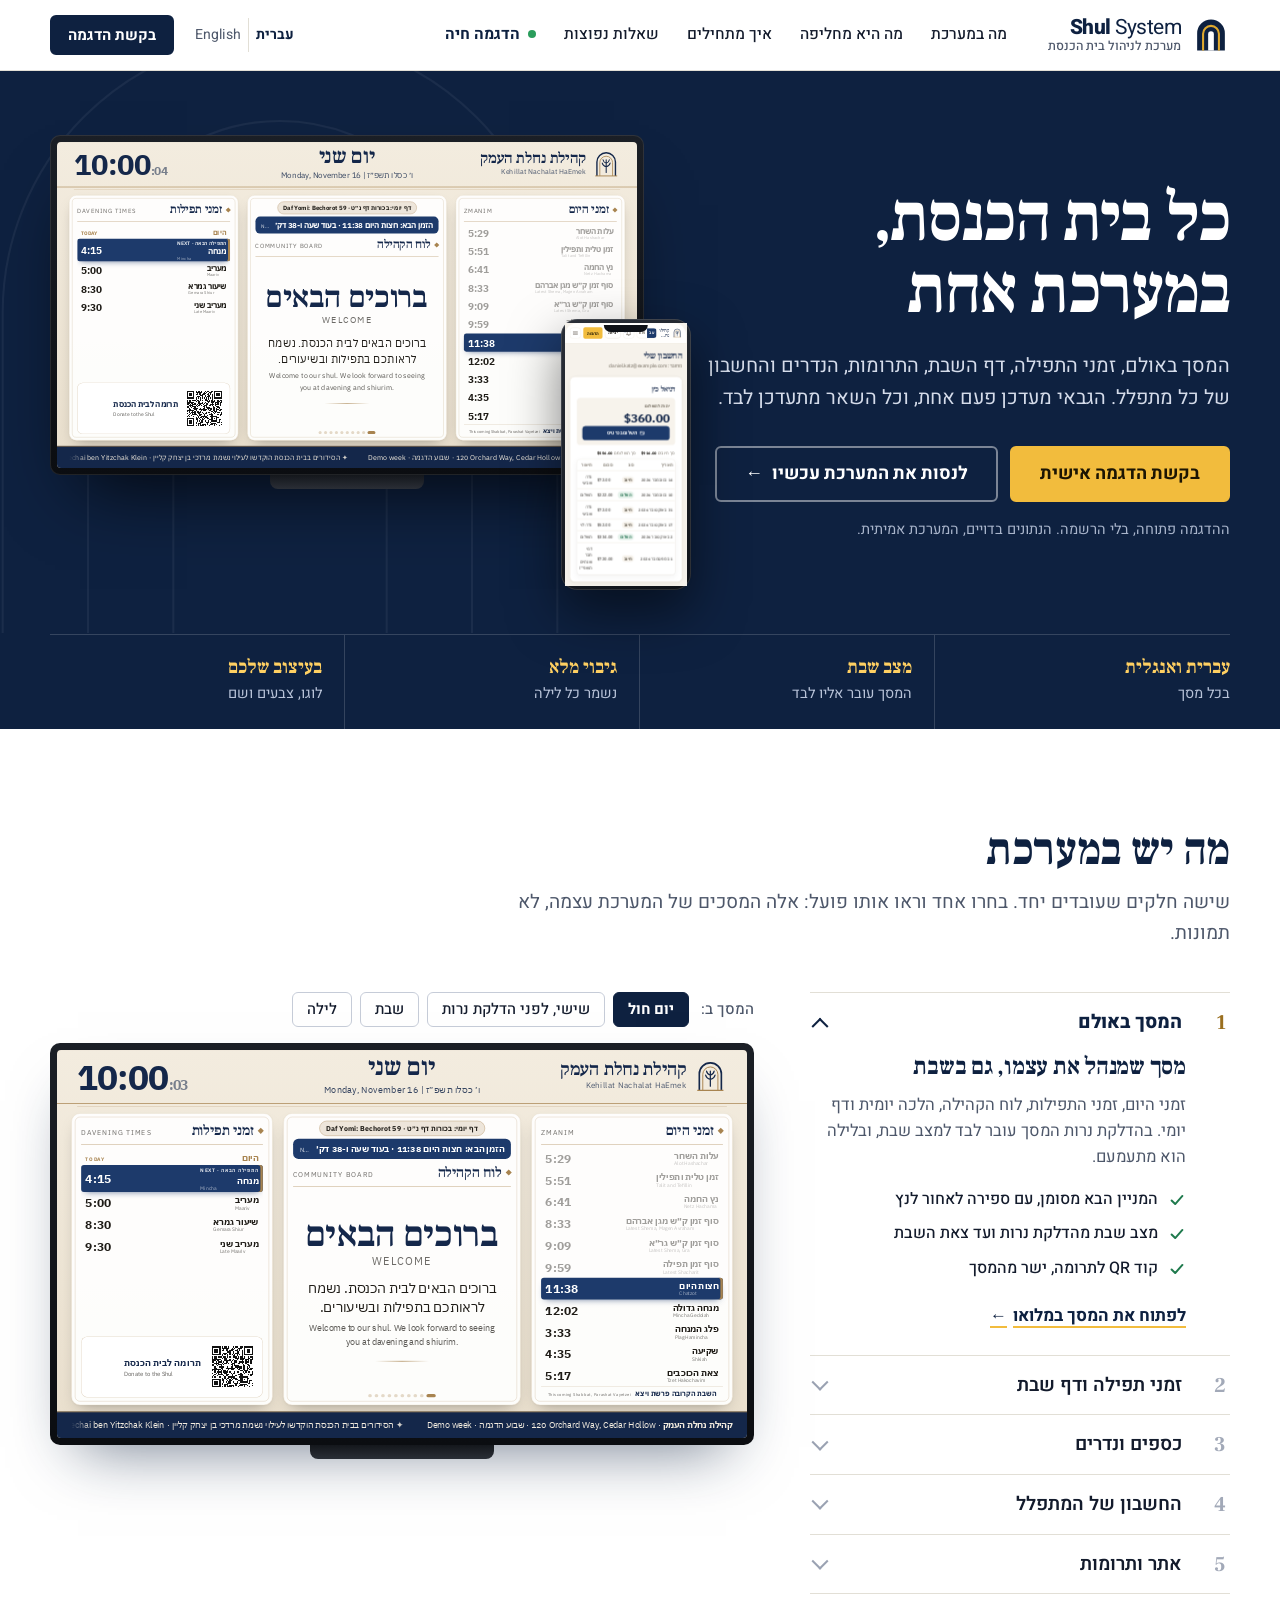
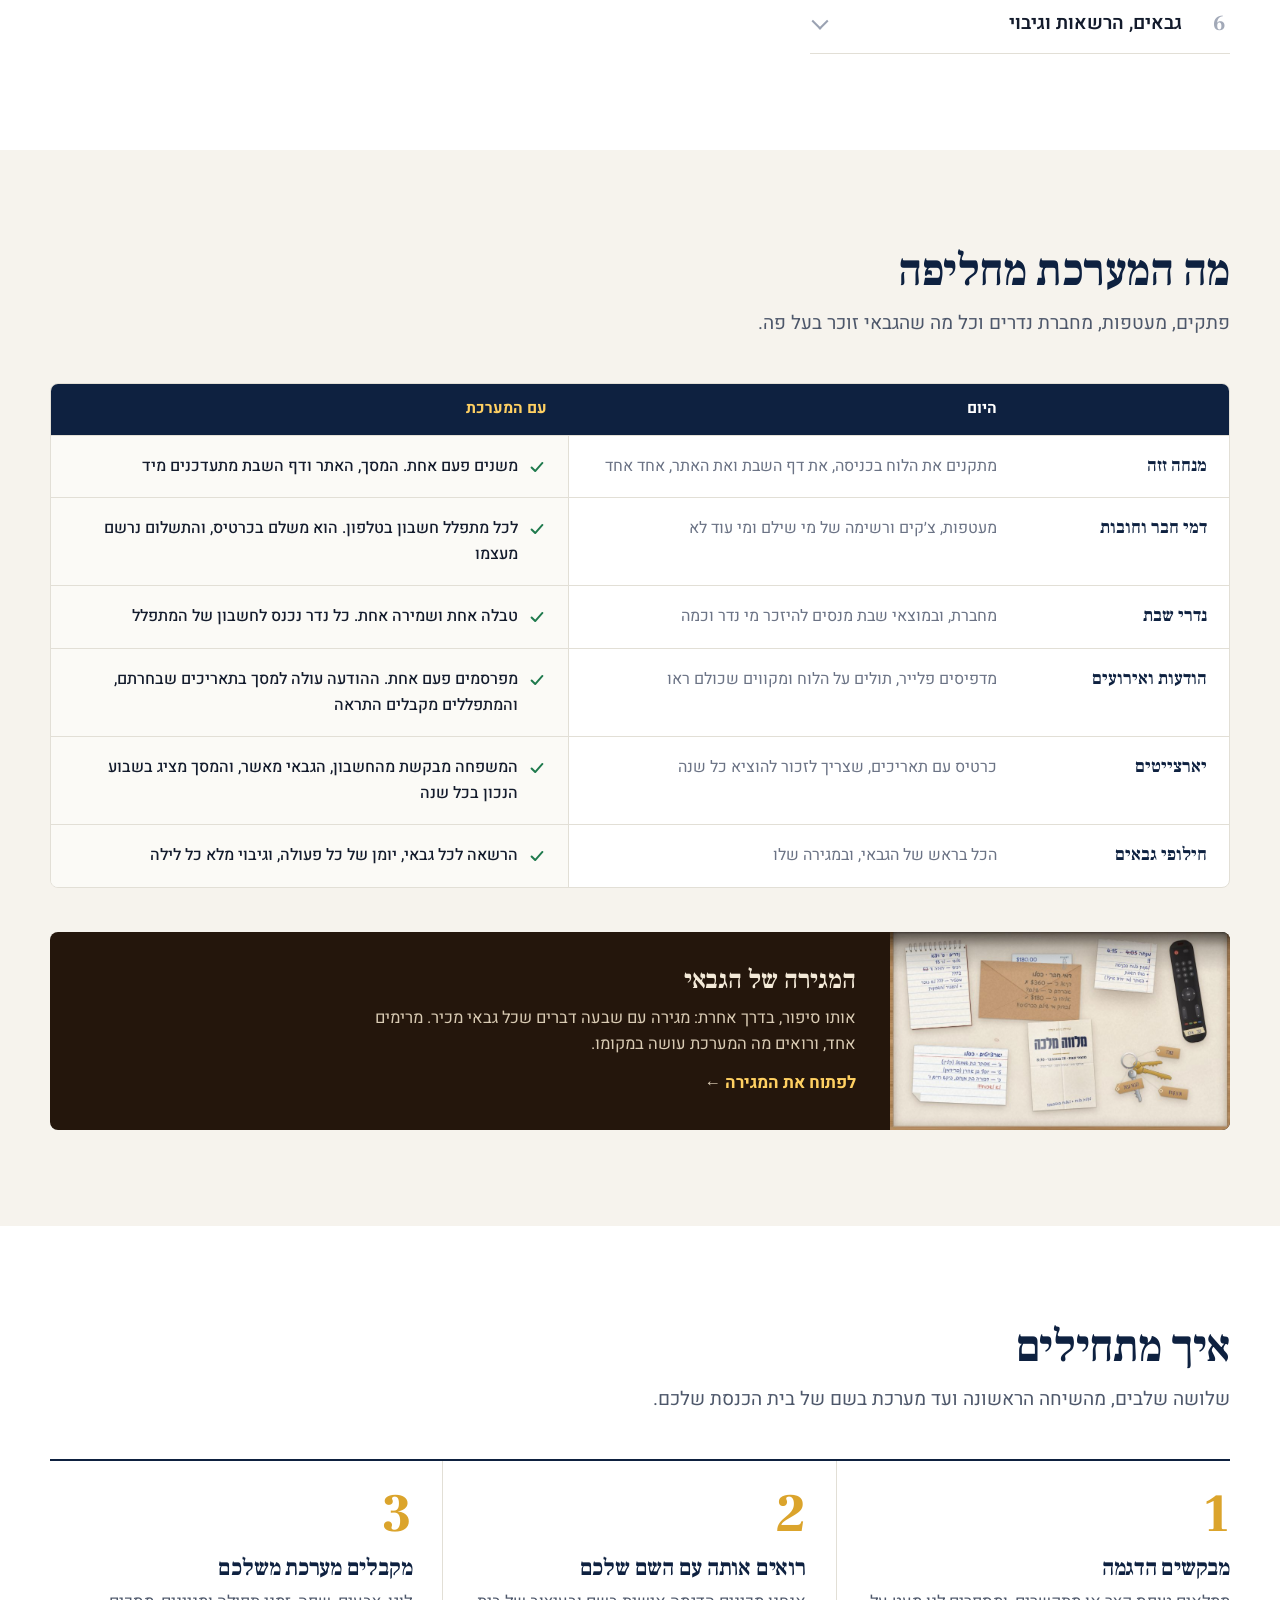
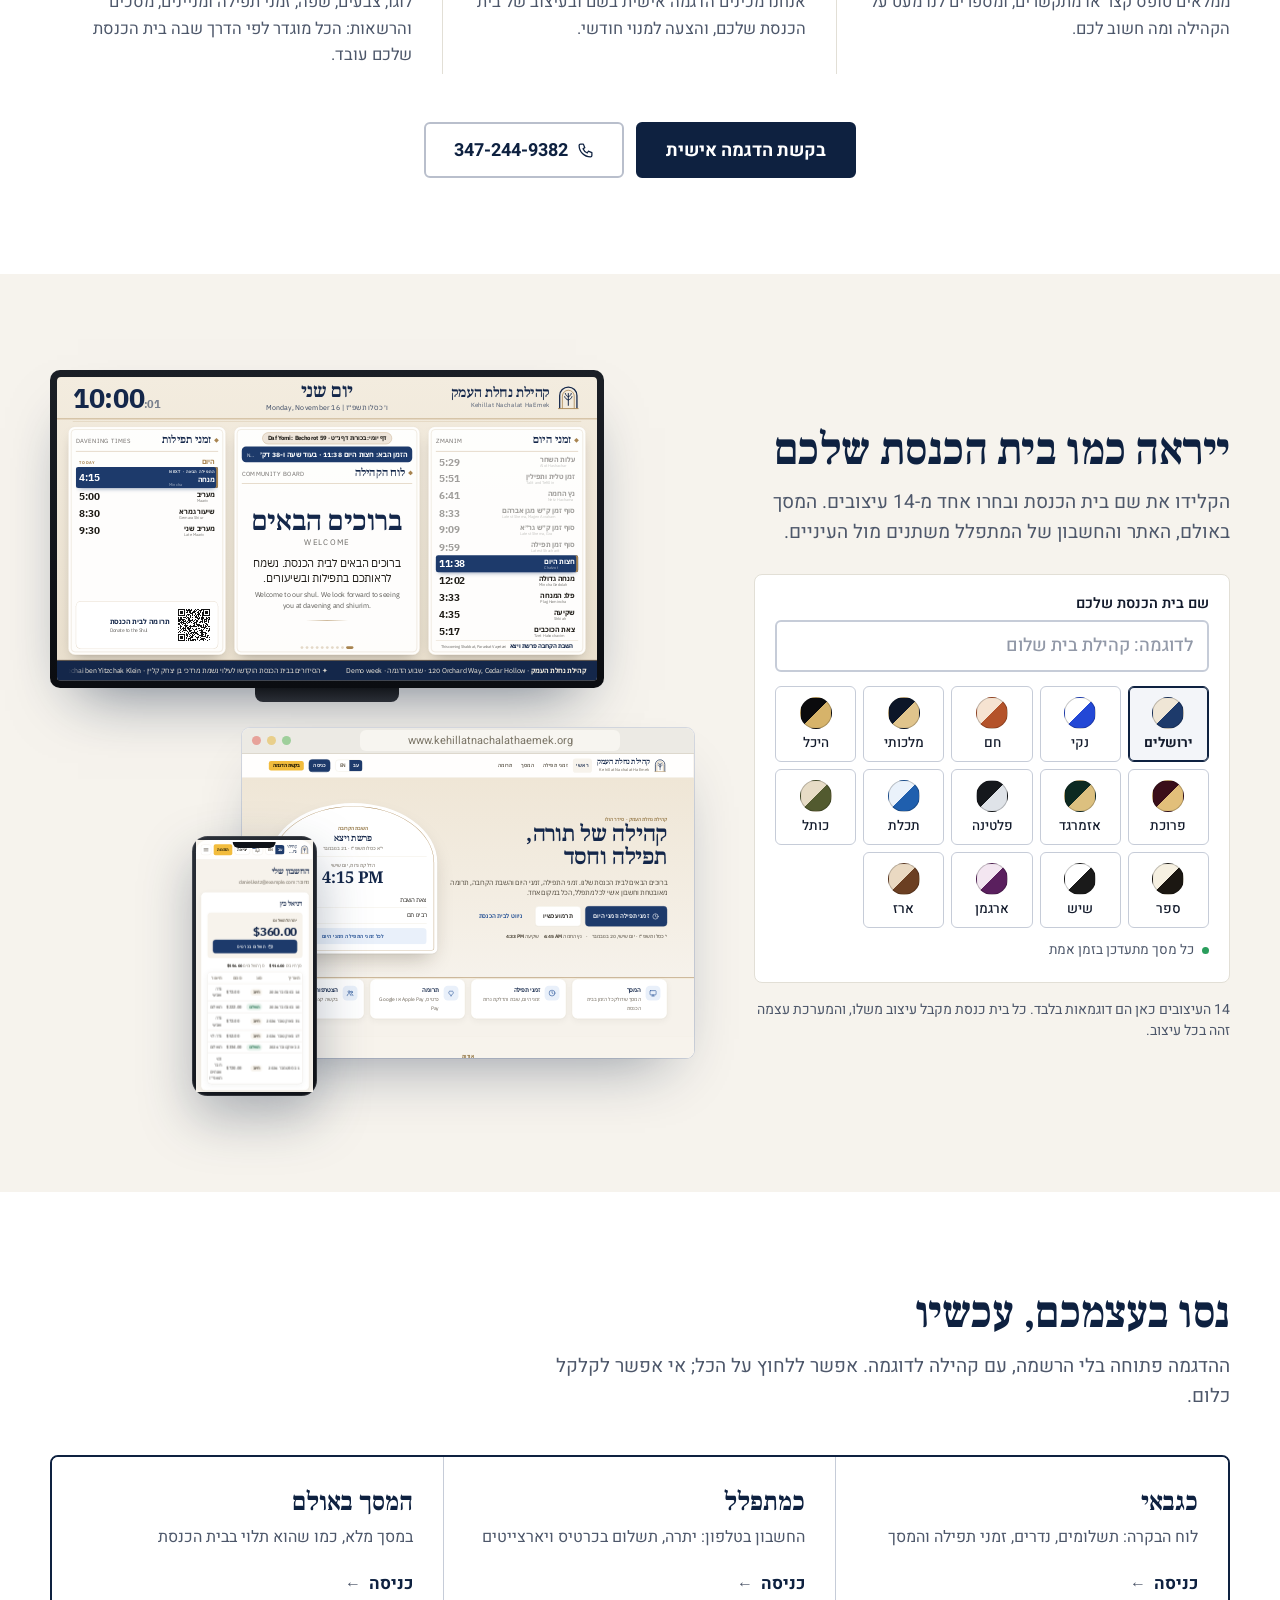
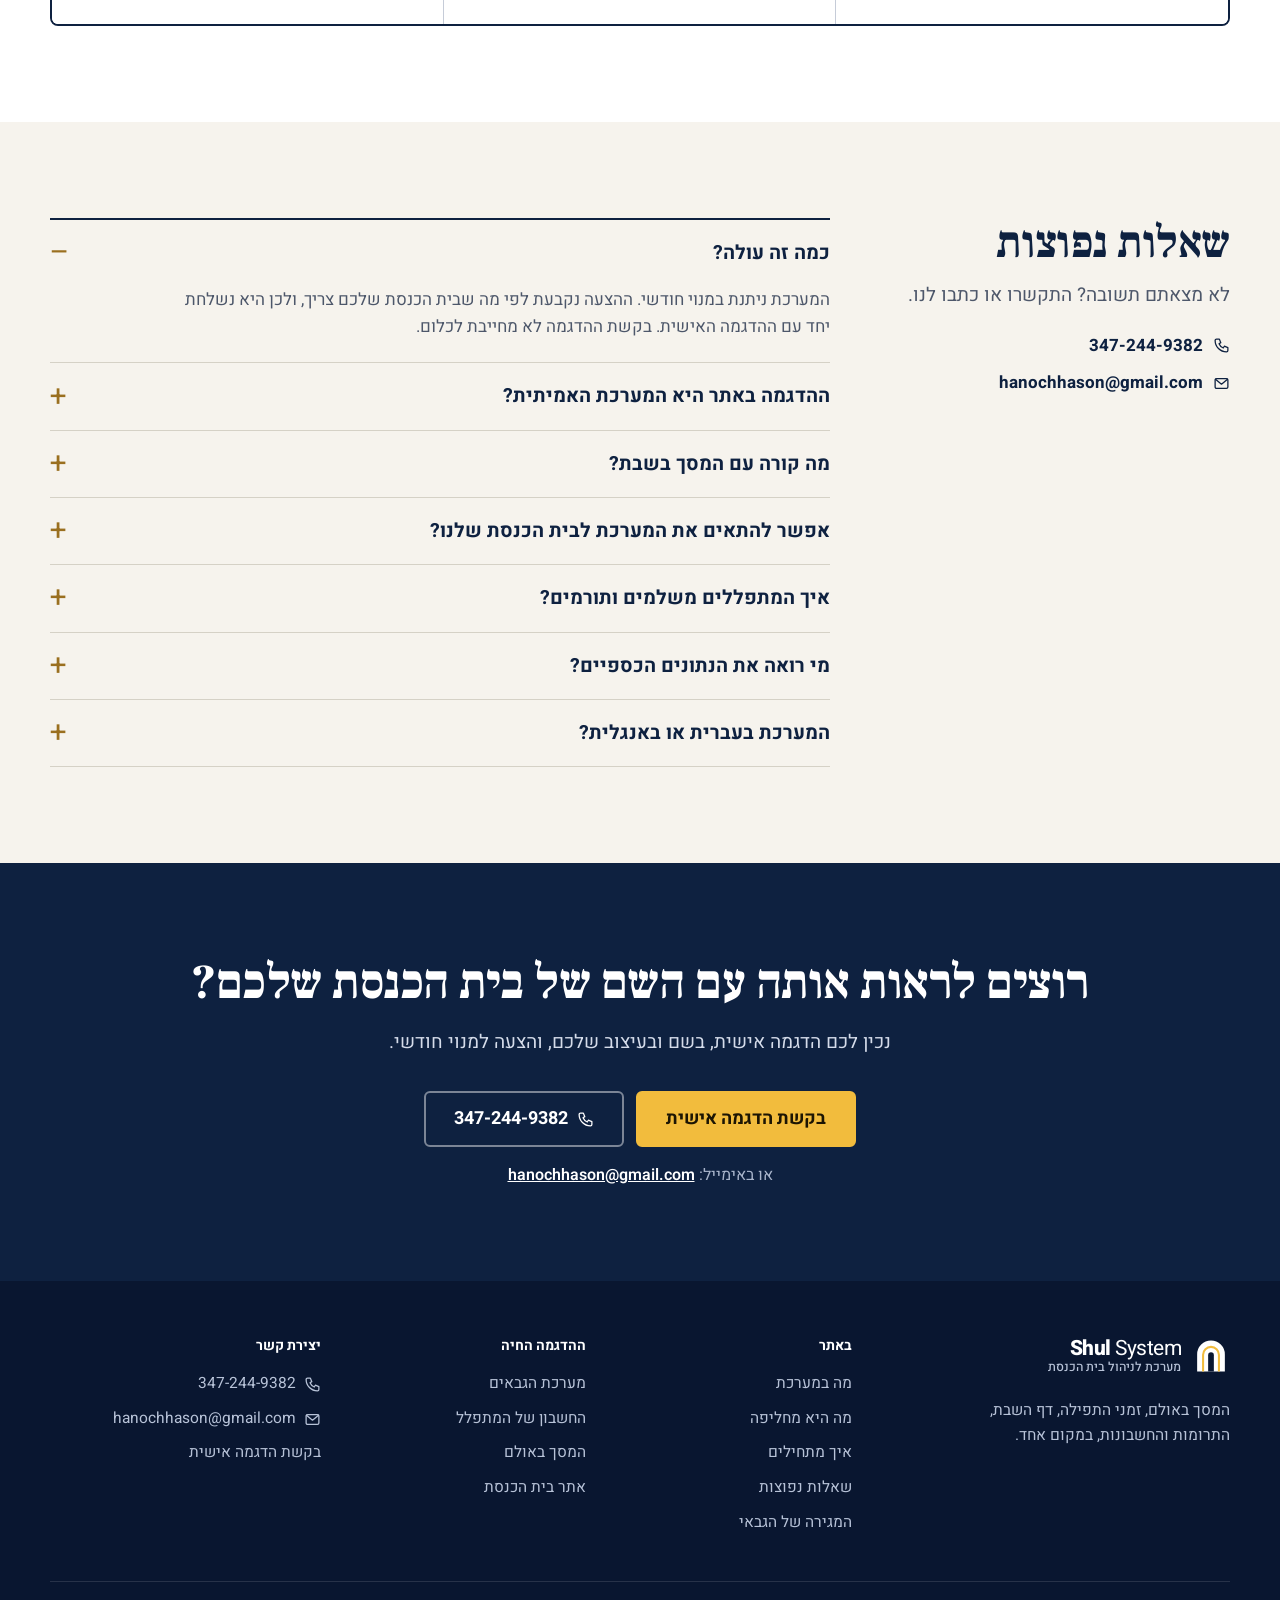
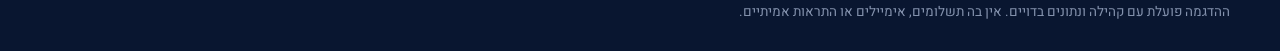
<file: index.html>
<!doctype html>
<html lang="he" dir="rtl" data-theme="classic" data-kin="classic">
<head>
<meta charset="utf-8">
<meta name="viewport" content="width=device-width, initial-scale=1">
<title>Shul System | מערכת לניהול בית הכנסת</title>
<meta name="description" content="Shul System: one system for the whole shul. The screen, davening times, the Shabbat bulletin, donations, nedarim and member accounts. Live demo with fictional data.">
<meta name="robots" content="noindex">
<meta property="og:type" content="website">
<meta property="og:site_name" content="Shul System">
<meta property="og:title" content="מערכת ניהול לבית הכנסת · Shul System">
<meta property="og:description" content="כל בית הכנסת במערכת אחת: המסך באולם, זמני התפילה, דף השבת, תרומות, נדרים והחשבון של כל מתפלל. הדגמה חיה, בלי הרשמה.">
<meta property="og:url" content="https://office212.github.io/shul-system-demo/">
<meta property="og:image" content="https://office212.github.io/shul-system-demo/img/og.png">
<meta property="og:image:width" content="1200">
<meta property="og:image:height" content="630">
<meta name="twitter:card" content="summary_large_image">
<link rel="icon" href="img/icon.svg" type="image/svg+xml">
<link rel="preconnect" href="https://fonts.googleapis.com">
<link rel="preconnect" href="https://fonts.gstatic.com" crossorigin>
<link href="https://fonts.googleapis.com/css2?family=Assistant:wght@300..800&family=Inter:wght@300..800&family=Bellefair&family=Frank+Ruhl+Libre:wght@400..800&family=Heebo:wght@300..800&family=Rubik:wght@400..800&family=IBM+Plex+Sans+Hebrew:wght@300;400;500;600;700&family=Noto+Serif+Hebrew:wght@400..800&family=Secular+One&family=Playpen+Sans+Hebrew:wght@400;600&family=Amatic+SC:wght@700&family=Karantina:wght@400;700&family=David+Libre:wght@400;500;700&family=Suez+One&family=Bona+Nova:wght@400;700&display=swap" rel="stylesheet">
<link rel="stylesheet" href="css/app.css?v=31">
<link rel="stylesheet" href="css/tv.css?v=31">
<link rel="stylesheet" href="css/experience.css?v=31">
<link rel="stylesheet" href="css/product.css?v=31">
<link rel="stylesheet" href="css/drawer.css?v=31">
<link rel="stylesheet" href="css/paper.css?v=31">
<link rel="stylesheet" href="css/home.css?v=31">
<link rel="stylesheet" href="css/refine.css?v=31">
<link rel="stylesheet" href="css/themes.css?v=31">
</head>
<body>
<div class="topstack">
  <header class="site-head" id="sitehead"></header>
</div>
<main id="app"></main>
<footer class="site-foot" id="sitefoot"></footer>
<div class="salesbar" id="salesbar"></div>
<div class="toasts" id="toasts" aria-live="polite"></div>
<div class="pushes" id="pushes" aria-live="polite"></div>
<div class="dock" id="dock" hidden></div>
<script src="js/core.js?v=31"></script>
<script src="js/seed.js?v=31"></script>
<script src="js/ui.js?v=31"></script>
<script src="js/presenter.js?v=31"></script>
<script src="js/sheet.js?v=31"></script>
<script src="js/vendor/qrcode.js?v=31"></script>
<script src="js/tv.js?v=31"></script>
<script src="js/views-public.js?v=31"></script>
<script src="js/views-member.js?v=31"></script>
<script src="js/views-finance.js?v=31"></script>
<script src="js/views-gabbai.js?v=31"></script>
<script src="js/experience.js?v=31"></script>
<script src="js/sound.js?v=31"></script>
<script src="js/drawer.js?v=31"></script>
<script src="js/home.js?v=31"></script>
<script>SHUL_UI.start();</script>
</body>
</html>
</file>
<file: css/app.css>
/* Shul system sales demo | one stylesheet, four example identities.
   The themes are only examples: every shul gets its own design.
   Colours, fonts, shapes and the TV look all come from the tokens below. */

/* ---- Jerusalem: warm stone, deep blue and brass, a modern serif for headings ---- */
:root, [data-theme="classic"] {
  --font-head: "Noto Serif Hebrew", "Frank Ruhl Libre", Georgia, serif;
  --font-body: "IBM Plex Sans Hebrew", "Assistant", "Segoe UI", Arial, sans-serif;
  --head-weight: 700;
  --head-track: -.01em;
  --radius-card: 16px;
  --radius-btn: 10px;
  --bg: #f6f2eb;
  --bg-tex: none;
  --hero: linear-gradient(180deg, #efe6d6 0%, #f6f2eb 100%);
  --hero-ink: #14274a;
  --hero-sub: #4d4639;
  --head-bg: rgba(255, 255, 255, .9);
  --head-ink: #14274a;
  --head-line: #e8e0d2;
  --surface: #ffffff;
  --surface-2: #f7f3ec;
  --ink: #1f1c17;
  --ink-soft: #4d4639;
  --muted: #80776a;
  --line: #ebe4d8;
  --primary: #1d3a6b;
  --primary-hover: #26487f;
  --on-primary: #ffffff;
  --title-ink: #14274a;
  --accent: #2f62b0;
  --accent-soft: #e9f0fa;
  --accent-ink: #224f94;
  --gold: #a88450;
  --gold-soft: #f4ecdd;
  --ok: #2f7a5a; --ok-soft: #e5f2eb;
  --warn: #96661a; --warn-soft: #faf0dc;
  --bad: #a3442b; --bad-soft: #f8e7e1;
  --shadow: 0 1px 2px rgba(40, 30, 10, .05), 0 6px 20px rgba(40, 30, 10, .05);
  --tv-font-head: "Noto Serif Hebrew", "Frank Ruhl Libre", Georgia, serif;
  --tv-bg: linear-gradient(180deg, #f3ecdf 0%, #e9dfcd 100%);
  --tv-tex: none;
  --tv-panel: rgba(255, 255, 255, .92);
  --tv-panel-border: 1px solid #e3d8c4;
  --tv-radius: 24px;
  --tv-ink: #1f1c17;
  --tv-head: #14274a;
  --tv-head-bg: transparent;
  --tv-head-ink: #14274a;
  --tv-accent: #2f62b0;
  --tv-hi: #1d3a6b;
  --tv-hi-ink: #ffffff;
  --tv-foot-bg: #14274a;
  --tv-foot-ink: #f3ecdf;
  color-scheme: light;
}

/* ---- Clear: crisp white, one strong blue, tight modern sans ---- */
[data-theme="modern"] {
  --font-head: "IBM Plex Sans Hebrew", "Heebo", Arial, sans-serif;
  --font-body: "IBM Plex Sans Hebrew", "Heebo", Arial, sans-serif;
  --head-weight: 700;
  --head-track: -.025em;
  --radius-card: 14px;
  --radius-btn: 10px;
  --bg: #f5f6f8;
  --bg-tex: none;
  --hero: #ffffff;
  --hero-ink: #0d1424;
  --hero-sub: #4b5468;
  --head-bg: rgba(255, 255, 255, .92);
  --head-ink: #0d1424;
  --head-line: #e6e8ee;
  --surface: #ffffff;
  --surface-2: #f3f5f9;
  --ink: #111827;
  --ink-soft: #374151;
  --muted: #6b7280;
  --line: #e5e7eb;
  --primary: #2348d6;
  --primary-hover: #3159ea;
  --on-primary: #ffffff;
  --title-ink: #0d1424;
  --accent: #2348d6;
  --accent-soft: #eef2fe;
  --accent-ink: #1d3cb8;
  --gold: #2348d6;
  --gold-soft: #eef2fe;
  --ok: #157f54; --ok-soft: #e7f6ef;
  --warn: #9a6100; --warn-soft: #fff4dd;
  --bad: #c03a2b; --bad-soft: #fdecea;
  --shadow: 0 1px 2px rgba(16, 24, 40, .05), 0 4px 14px rgba(16, 24, 40, .04);
  --tv-font-head: "IBM Plex Sans Hebrew", Arial, sans-serif;
  --tv-bg: #f3f5f9;
  --tv-tex: none;
  --tv-panel: #ffffff;
  --tv-panel-border: 1px solid #e5e7eb;
  --tv-radius: 22px;
  --tv-ink: #111827;
  --tv-head: #0d1424;
  --tv-head-bg: #ffffff;
  --tv-head-ink: #0d1424;
  --tv-accent: #2348d6;
  --tv-hi: #2348d6;
  --tv-hi-ink: #ffffff;
  --tv-foot-bg: #0d1424;
  --tv-foot-ink: #ffffff;
  color-scheme: light;
}

/* ---- Warm: sand and clay, rounded display headings, pill buttons ---- */
[data-theme="warm"] {
  --font-head: "Secular One", "Rubik", Arial, sans-serif;
  --font-body: "IBM Plex Sans Hebrew", "Rubik", Arial, sans-serif;
  --head-weight: 400;
  --head-track: 0;
  --radius-card: 22px;
  --radius-btn: 999px;
  --bg: #faf5ef;
  --bg-tex: none;
  --hero: linear-gradient(135deg, #f6e3d1 0%, #f1d2bb 100%);
  --hero-ink: #4a1f0e;
  --hero-sub: #6b4a3b;
  --head-bg: rgba(255, 251, 246, .92);
  --head-ink: #4a1f0e;
  --head-line: #efdfd0;
  --surface: #fffbf7;
  --surface-2: #f8ede2;
  --ink: #2b1d16;
  --ink-soft: #4f3a2f;
  --muted: #8a7062;
  --line: #f0e1d3;
  --primary: #b4532a;
  --primary-hover: #c66436;
  --on-primary: #ffffff;
  --title-ink: #4a1f0e;
  --accent: #c66436;
  --accent-soft: #fbe8da;
  --accent-ink: #9c4420;
  --gold: #d69a55;
  --gold-soft: #fbeedb;
  --ok: #3b7a4a; --ok-soft: #e7f2e6;
  --warn: #9a6416; --warn-soft: #fcf0d9;
  --bad: #a1391f; --bad-soft: #fae4dc;
  --shadow: 0 2px 6px rgba(110, 55, 20, .05), 0 12px 28px rgba(110, 55, 20, .07);
  --tv-font-head: "Secular One", "Rubik", Arial, sans-serif;
  --tv-bg: linear-gradient(180deg, #fbf0e6 0%, #f3dcc8 100%);
  --tv-tex: none;
  --tv-panel: #fffbf7;
  --tv-panel-border: 0 solid transparent;
  --tv-radius: 30px;
  --tv-ink: #2b1d16;
  --tv-head: #4a1f0e;
  --tv-head-bg: linear-gradient(100deg, #a54a25 0%, #c66436 100%);
  --tv-head-ink: #ffffff;
  --tv-accent: #c66436;
  --tv-hi: #b4532a;
  --tv-hi-ink: #ffffff;
  --tv-foot-bg: #4a1f0e;
  --tv-foot-ink: #fbf0e6;
  color-scheme: light;
}

/* ---- Royal: deep navy and champagne, an elegant serif ---- */
[data-theme="royal"] {
  --font-head: "Noto Serif Hebrew", "Bellefair", Georgia, serif;
  --font-body: "IBM Plex Sans Hebrew", "Assistant", Arial, sans-serif;
  --head-weight: 500;
  --head-track: 0;
  --radius-card: 12px;
  --radius-btn: 8px;
  --bg: #0c1628;
  --bg-tex: none;
  --hero: radial-gradient(900px 480px at 70% -10%, #1c3159 0%, #0e1b31 60%, #0b1527 100%);
  --hero-ink: #f1e3c1;
  --hero-sub: #cfd3dc;
  --head-bg: rgba(10, 19, 35, .94);
  --head-ink: #f1e3c1;
  --head-line: rgba(224, 196, 140, .25);
  --surface: #121f36;
  --surface-2: #172742;
  --ink: #eef0f4;
  --ink-soft: #cfd3dc;
  --muted: #9aa3b5;
  --line: #22334f;
  --primary: #e0c48c;
  --primary-hover: #ebd3a3;
  --on-primary: #0c1628;
  --title-ink: #f1e3c1;
  --accent: #e0c48c;
  --accent-soft: #1d2a42;
  --accent-ink: #ecd6a6;
  --gold: #e0c48c;
  --gold-soft: #1d2a42;
  --ok: #8fd4b2; --ok-soft: #15332b;
  --warn: #ecc77c; --warn-soft: #362d1b;
  --bad: #eaa98d; --bad-soft: #3a2822;
  --shadow: 0 1px 0 rgba(224, 196, 140, .08), 0 12px 30px rgba(0, 0, 0, .3);
  --tv-font-head: "Noto Serif Hebrew", Georgia, serif;
  --tv-bg: radial-gradient(1400px 800px at 50% -10%, #1c3159 0%, #0c182c 60%, #070f1d 100%);
  --tv-tex: none;
  --tv-panel: rgba(18, 31, 54, .88);
  --tv-panel-border: 1px solid rgba(224, 196, 140, .35);
  --tv-radius: 14px;
  --tv-ink: #eef0f4;
  --tv-head: #f1e3c1;
  --tv-head-bg: transparent;
  --tv-head-ink: #f1e3c1;
  --tv-accent: #e0c48c;
  --tv-hi: #e0c48c;
  --tv-hi-ink: #0c1628;
  --tv-foot-bg: #070f1d;
  --tv-foot-ink: #f1e3c1;
  color-scheme: dark;
}

* { box-sizing: border-box; }
html { -webkit-text-size-adjust: 100%; }
body {
  margin: 0; color: var(--ink); background: var(--bg) var(--bg-tex);
  font-family: var(--font-body); font-size: 16px; line-height: 1.55;
}
h1, h2, h3, .display { font-family: var(--font-head); font-weight: var(--head-weight); letter-spacing: var(--head-track); color: var(--title-ink); line-height: 1.2; margin: 0 0 .4em; }
h1 { font-size: clamp(28px, 4vw, 42px); }
h2 { font-size: clamp(22px, 2.6vw, 28px); }
h3 { font-size: 19px; }
a { color: var(--accent-ink); }
p { margin: 0 0 .8em; }
.muted { color: var(--muted); }
.small { font-size: 14px; }
.tiny { font-size: 12.5px; }
.num { font-variant-numeric: tabular-nums; direction: ltr; unicode-bidi: isolate; }
.hidden { display: none !important; }
.wrap { max-width: 1160px; margin: 0 auto; padding: 0 16px; }
.row { display: flex; gap: 12px; align-items: center; flex-wrap: wrap; }
.row.between { justify-content: space-between; }
.stack > * + * { margin-top: 12px; }
.grid { display: grid; gap: 16px; }
.g2 { grid-template-columns: repeat(auto-fit, minmax(300px, 1fr)); }
.g3 { grid-template-columns: repeat(auto-fit, minmax(240px, 1fr)); }
.g4 { grid-template-columns: repeat(auto-fit, minmax(200px, 1fr)); }
.spacer { flex: 1; }
.gold-line { height: 1px; background: linear-gradient(90deg, transparent, var(--gold), transparent); border: 0; margin: 18px 0; }

/* ---------- demo bar (demo navigation only) ---------- */
.topstack { position: sticky; top: 0; z-index: 60; }
.demobar {
  position: relative; background: #13161b; color: #e9edf2;
  font-size: 13.5px; border-bottom: 1px solid #2a2f37;
}
.demobar .wrap { display: flex; align-items: center; gap: 10px; flex-wrap: wrap; padding-top: 6px; padding-bottom: 6px; }
.demobar .tag { background: #f2c14e; color: #1d1a12; font-weight: 800; letter-spacing: .06em; padding: 2px 8px; border-radius: 6px; font-size: 12px; }
.demobar select, .demobar button {
  font: inherit; color: #e9edf2; background: #232831; border: 1px solid #3a414c; border-radius: 8px; padding: 4px 8px; cursor: pointer;
}
.demobar button:hover, .demobar select:hover { border-color: #6f7a89; }
.demobar .swatches { display: flex; gap: 6px; }
.demobar .sw { width: 22px; height: 22px; border-radius: 50%; border: 2px solid #3a414c; padding: 0; }
.demobar .sw[aria-pressed="true"] { border-color: #f2c14e; box-shadow: 0 0 0 2px rgba(242, 193, 78, .35); }
.demobar .custom { color: #f2c14e; background: transparent; border: 1px dashed #6b5a2c; }
.demobar label { display: flex; align-items: center; gap: 6px; color: #aab4c0; }
@media (max-width: 700px) { .demobar .hide-sm { display: none; } }

/* ---------- site header ---------- */
.site-head { background: var(--head-bg); border-bottom: 1px solid var(--head-line); position: relative; backdrop-filter: blur(8px); }
.site-head .wrap { display: flex; align-items: center; gap: 14px; min-height: 64px; }
.brand { display: flex; align-items: center; gap: 10px; text-decoration: none; color: var(--head-ink); }
.brand svg { width: 40px; height: 40px; flex: none; }
.brand b { font-family: var(--font-head); font-weight: var(--head-weight); font-size: 20px; display: block; line-height: 1.1; }
.brand small { display: block; color: var(--muted); font-size: 12px; letter-spacing: .02em; }
.nav { display: flex; gap: 4px; flex-wrap: wrap; }
.nav a { text-decoration: none; color: var(--ink-soft); padding: 8px 10px; border-radius: 10px; font-weight: 600; font-size: 15px; }
.nav a:hover, .nav a.on { background: var(--accent-soft); color: var(--accent-ink); }
.lang { display: inline-flex; border: 1px solid var(--line); border-radius: 999px; overflow: hidden; background: var(--surface); }
.lang button { border: 0; background: transparent; padding: 6px 11px; font: inherit; font-weight: 700; font-size: 13px; color: var(--muted); cursor: pointer; }
.lang button[aria-pressed="true"] { background: var(--primary); color: var(--on-primary); }
.menu-btn { display: none; }
.site-head .btn { white-space: nowrap; }
@media (max-width: 1180px) {
  .site-head .nav { display: none; position: absolute; top: 64px; inset-inline: 0; background: var(--surface); flex-direction: column; padding: 10px 16px; border-bottom: 1px solid var(--line); }
  .site-head.open .nav { display: flex; }
  .menu-btn { display: inline-flex; }
  .brand small { display: none; }
}
@media (max-width: 520px) { .brand b { font-size: 16px; } .brand svg { width: 32px; height: 32px; } .site-head .wrap { gap: 8px; } .site-head .btn.sm { padding: 5px 8px; } }

/* ---------- buttons, chips, badges ---------- */
.btn {
  display: inline-flex; align-items: center; justify-content: center; gap: 8px; font: inherit; font-weight: 700; font-size: 15px;
  border-radius: var(--radius-btn); padding: 10px 18px; border: 1px solid var(--line); background: var(--surface); color: var(--ink);
  cursor: pointer; text-decoration: none; transition: background .15s, border-color .15s, transform .05s; min-height: 42px;
}
.btn:hover { border-color: var(--accent); }
.btn:active { transform: translateY(1px); }
.btn.primary { background: var(--primary); border-color: var(--primary); color: var(--on-primary); }
.btn.primary:hover { background: var(--primary-hover); }
.btn.accent { background: var(--accent); border-color: var(--accent); color: #fff; }
.btn.soft { background: var(--accent-soft); border-color: transparent; color: var(--accent-ink); }
.btn.ghost { background: transparent; border-color: transparent; color: var(--accent-ink); }
.btn.ghost:hover { background: var(--accent-soft); }
.btn.warn { color: var(--bad); }
.btn.sm { min-height: 32px; padding: 5px 11px; font-size: 13.5px; border-radius: var(--radius-btn); }
.btn.lg { min-height: 56px; padding: 14px 22px; font-size: 17px; border-radius: var(--radius-btn); }
.btn.block { width: 100%; }
.btn[disabled] { opacity: .5; cursor: not-allowed; }
.icon-btn { width: 40px; height: 40px; border-radius: 12px; border: 1px solid var(--line); background: var(--surface); display: inline-grid; place-items: center; cursor: pointer; color: var(--ink-soft); position: relative; }
.icon-btn svg { width: 20px; height: 20px; }
.icon-btn .dot { position: absolute; top: -4px; inset-inline-end: -4px; background: var(--accent); color: #fff; border-radius: 999px; font-size: 11px; font-weight: 800; min-width: 18px; height: 18px; display: grid; place-items: center; padding: 0 4px; }
.chip { display: inline-flex; align-items: center; gap: 6px; border: 1px solid var(--line); background: var(--surface); padding: 6px 12px; border-radius: 999px; font: inherit; font-size: 14px; font-weight: 600; color: var(--ink-soft); cursor: pointer; }
.chip[aria-pressed="true"], .chip.on { background: var(--primary); color: var(--on-primary); border-color: var(--primary); }
.badge { display: inline-block; padding: 2px 9px; border-radius: 999px; font-size: 12.5px; font-weight: 700; background: var(--surface-2); color: var(--ink-soft); border: 1px solid var(--line); white-space: nowrap; }
.badge.ok { background: var(--ok-soft); color: var(--ok); border-color: transparent; }
.badge.warn { background: var(--warn-soft); color: var(--warn); border-color: transparent; }
.badge.bad { background: var(--bad-soft); color: var(--bad); border-color: transparent; }
.badge.accent { background: var(--accent-soft); color: var(--accent-ink); border-color: transparent; }

/* ---------- cards, tiles ---------- */
.card { background: var(--surface); border: 1px solid var(--line); border-radius: var(--radius-card); padding: 20px; box-shadow: var(--shadow); }
.card.flat { box-shadow: none; }
.card h3 { margin-bottom: .5em; }
.card-head { display: flex; align-items: center; justify-content: space-between; gap: 10px; margin-bottom: 12px; flex-wrap: wrap; }
.card-head h2, .card-head h3 { margin: 0; }
.eyebrow { text-transform: uppercase; letter-spacing: .14em; font-size: 12px; font-weight: 800; color: var(--gold); }
.tile { display: flex; gap: 14px; align-items: flex-start; text-decoration: none; color: inherit; background: var(--surface); border: 1px solid var(--line); border-radius: var(--radius-card); padding: 18px; box-shadow: var(--shadow); transition: border-color .15s, transform .15s; cursor: pointer; }
.tile:hover { border-color: var(--accent); transform: translateY(-2px); }
.tile .ic { width: 46px; height: 46px; border-radius: 14px; background: var(--accent-soft); color: var(--accent-ink); display: grid; place-items: center; flex: none; }
.tile .ic svg { width: 24px; height: 24px; }
.tile b { display: block; font-size: 17px; color: var(--title-ink); }
.tile span { color: var(--muted); font-size: 14px; }
.tile .count { margin-inline-start: auto; }
.stat { background: var(--surface); border: 1px solid var(--line); border-radius: var(--radius-card); padding: 16px; }
.stat .k { color: var(--muted); font-size: 13.5px; font-weight: 600; }
.stat .v { font-size: 28px; font-weight: 800; color: var(--title-ink); font-variant-numeric: tabular-nums; }
.alert { display: flex; gap: 12px; align-items: center; border-radius: 14px; padding: 12px 14px; background: var(--accent-soft); color: var(--accent-ink); border: 1px solid transparent; flex-wrap: wrap; }
.alert.warn { background: var(--warn-soft); color: var(--warn); }
.alert.ok { background: var(--ok-soft); color: var(--ok); }
.alert b { font-weight: 800; }

/* ---------- forms ---------- */
.field { display: flex; flex-direction: column; gap: 5px; }
.field > span, .field > label { font-weight: 700; font-size: 14px; color: var(--ink-soft); }
input, select, textarea {
  font: inherit; color: var(--ink); background: var(--surface); border: 1px solid var(--line); border-radius: 11px; padding: 10px 12px; min-height: 44px; width: 100%;
}
textarea { min-height: 90px; resize: vertical; }
input:focus, select:focus, textarea:focus, .btn:focus-visible, .chip:focus-visible { outline: 2px solid var(--accent); outline-offset: 1px; border-color: var(--accent); }
input[type="checkbox"], input[type="radio"] { width: 18px; height: 18px; min-height: 0; accent-color: var(--primary); }
input[type="range"] { padding: 0; min-height: 0; accent-color: var(--primary); }
.check { display: flex; gap: 10px; align-items: flex-start; font-size: 15px; cursor: pointer; }
.check input { margin-top: 3px; flex: none; }
.form-grid { display: grid; grid-template-columns: repeat(auto-fit, minmax(200px, 1fr)); gap: 12px; }
.err { color: var(--bad); font-size: 14px; font-weight: 600; }
.ltr { direction: ltr; text-align: left; }

/* ---------- tables ---------- */
.table-wrap { overflow-x: auto; border: 1px solid var(--line); border-radius: 14px; background: var(--surface); }
table { width: 100%; border-collapse: collapse; font-size: 15px; }
th, td { padding: 10px 12px; text-align: start; border-bottom: 1px solid var(--line); vertical-align: middle; }
th { font-size: 13px; color: var(--muted); font-weight: 700; background: var(--surface-2); white-space: nowrap; }
tr:last-child td { border-bottom: 0; }
tr.click { cursor: pointer; }
tr.click:hover td { background: var(--accent-soft); }
tr.voided td { color: var(--muted); text-decoration: line-through; }
.amt-pos { color: var(--ok); font-weight: 700; }
.amt-neg { color: var(--ink); font-weight: 700; }

/* ---------- tabs ---------- */
.tabs { display: flex; gap: 6px; flex-wrap: wrap; border-bottom: 1px solid var(--line); margin-bottom: 18px; }
.tabs a, .tabs button { border: 0; background: transparent; font: inherit; font-weight: 700; color: var(--muted); padding: 10px 14px; border-bottom: 3px solid transparent; text-decoration: none; cursor: pointer; }
.tabs .on { color: var(--title-ink); border-bottom-color: var(--accent); }

/* ---------- page parts ---------- */
main { min-height: 70vh; }
.page { padding-top: 28px; padding-bottom: 60px; }
.page-head { display: flex; align-items: flex-end; justify-content: space-between; gap: 12px; flex-wrap: wrap; margin-bottom: 18px; }
.page-head h1 { margin: 0; }
.crumbs { font-size: 14px; color: var(--muted); margin-bottom: 4px; }
.crumbs a { color: var(--muted); }
.hero { background: var(--hero); border-bottom: 1px solid var(--line); position: relative; overflow: hidden; }
.hero::after { content: ""; position: absolute; inset: 0; background: var(--bg-tex); opacity: .9; pointer-events: none; }
.hero .wrap { position: relative; z-index: 1; padding-top: 64px; padding-bottom: 64px; display: grid; grid-template-columns: 1.3fr 1fr; gap: 32px; align-items: center; }
.hero h1 { font-size: clamp(32px, 5vw, 56px); color: var(--hero-ink); }
.hero .eyebrow { color: var(--hero-ink); opacity: .8; }
.hero .hero-meta { color: var(--hero-sub); }
.hero .lead { font-size: 19px; color: var(--hero-sub); max-width: 36em; }
@media (max-width: 860px) { .hero .wrap { grid-template-columns: 1fr; padding-top: 40px; padding-bottom: 40px; } }
.section { padding: 48px 0; }
.section-title { text-align: center; margin-bottom: 26px; }
.custom-band { background: var(--primary); color: var(--on-primary); border-radius: var(--radius-card); padding: 28px; display: grid; grid-template-columns: auto 1fr auto; gap: 22px; align-items: center; }
.custom-band h2 { color: var(--on-primary); margin: 0 0 6px; }
.custom-band p { margin: 0; opacity: .92; }
.custom-band .ic { width: 64px; height: 64px; border-radius: 18px; background: rgba(255, 255, 255, .12); display: grid; place-items: center; }
.custom-band .ic svg { width: 34px; height: 34px; }
.custom-band .en { opacity: .8; font-size: 15px; margin-top: 6px; }
.custom-band .btn { background: var(--surface); color: var(--primary); border-color: transparent; }
@media (max-width: 760px) { .custom-band { grid-template-columns: 1fr; } }
.timecard { background: var(--surface); border: 1px solid var(--line); border-radius: var(--radius-card); padding: 22px; box-shadow: var(--shadow); }
.timecard .tline { display: flex; justify-content: space-between; padding: 9px 0; border-bottom: 1px dashed var(--line); font-size: 16px; }
.timecard .tline:last-child { border-bottom: 0; }
.timecard .tline b { font-variant-numeric: tabular-nums; }
.timecard .big { text-align: center; padding: 6px 0 14px; }
.timecard .big .v { font-size: 40px; font-weight: var(--head-weight); color: var(--title-ink); font-family: var(--font-head); }
.site-foot { border-top: 1px solid var(--line); background: var(--surface); padding: 28px 0; color: var(--muted); font-size: 14px; }
.site-foot .wrap { display: flex; gap: 16px; justify-content: space-between; flex-wrap: wrap; align-items: center; }

/* ---------- modal, toast, push, bell ---------- */
.modal-back { position: fixed; inset: 0; background: rgba(10, 16, 24, .5); z-index: 200; display: grid; place-items: center; padding: 16px; animation: fade .15s; }
.modal { background: var(--surface); color: var(--ink); border-radius: var(--radius-card); max-width: 560px; width: 100%; max-height: calc(100vh - 32px); overflow: auto; padding: 24px; box-shadow: 0 30px 80px rgba(0, 0, 0, .35); }
.modal.wide { max-width: 820px; }
.modal h2 { margin-top: 0; }
.modal .actions { display: flex; gap: 10px; justify-content: flex-end; margin-top: 18px; flex-wrap: wrap; }
@keyframes fade { from { opacity: 0; } to { opacity: 1; } }
.toasts { position: fixed; bottom: 18px; inset-inline-start: 50%; transform: translateX(-50%); z-index: 300; display: flex; flex-direction: column; gap: 8px; align-items: center; width: min(560px, calc(100% - 32px)); }
[dir="rtl"] .toasts { transform: translateX(50%); }
.toast { background: #1b222c; color: #f3f6f9; border-radius: 14px; padding: 12px 16px; display: flex; gap: 12px; align-items: center; box-shadow: 0 12px 30px rgba(0, 0, 0, .3); animation: up .2s; width: 100%; }
.toast button { background: transparent; color: #9fd0f5; border: 0; font: inherit; font-weight: 800; cursor: pointer; padding: 4px 6px; }
@keyframes up { from { transform: translateY(10px); opacity: 0; } to { transform: none; opacity: 1; } }
.pushes { position: fixed; top: 110px; inset-inline-end: 16px; z-index: 310; display: flex; flex-direction: column; gap: 10px; width: min(360px, calc(100% - 32px)); }
.push { background: rgba(250, 250, 252, .97); color: #1b1f25; border-radius: 18px; padding: 12px 14px; box-shadow: 0 16px 40px rgba(0, 0, 0, .25); display: grid; grid-template-columns: 38px 1fr; gap: 10px; animation: slide .3s; border: 1px solid rgba(0, 0, 0, .06); }
.push .app { width: 38px; height: 38px; border-radius: 10px; background: #0e2c4c; display: grid; place-items: center; }
.push .app svg { width: 26px; height: 26px; }
.push .t { font-weight: 800; font-size: 14px; display: flex; justify-content: space-between; gap: 8px; }
.push .t small { font-weight: 600; color: #7a808a; }
.push .b { font-size: 14px; }
.push .who { font-size: 11.5px; color: #7a808a; margin-top: 2px; }
@keyframes slide { from { transform: translateY(-16px); opacity: 0; } to { transform: none; opacity: 1; } }
.bellpop { position: absolute; top: 48px; inset-inline-end: 0; width: min(360px, 92vw); background: var(--surface); border: 1px solid var(--line); border-radius: 16px; box-shadow: var(--shadow); z-index: 80; padding: 10px; }
.bellpop .it { padding: 10px; border-radius: 10px; font-size: 14.5px; display: flex; gap: 10px; }
.bellpop .it.unread { background: var(--accent-soft); }
.bellpop .it time { color: var(--muted); font-size: 12px; display: block; }
.rel { position: relative; }

/* ---------- finance specifics ---------- */
.member-pick { max-height: 260px; overflow: auto; border: 1px solid var(--line); border-radius: 12px; }
.member-pick button { display: flex; justify-content: space-between; width: 100%; border: 0; border-bottom: 1px solid var(--line); background: var(--surface); padding: 10px 12px; font: inherit; cursor: pointer; text-align: start; color: var(--ink); }
.member-pick button:hover, .member-pick button.on { background: var(--accent-soft); }
.balbox { display: flex; gap: 14px; align-items: center; background: var(--surface-2); border-radius: 14px; padding: 12px 16px; flex-wrap: wrap; }
.balbox .arrow { color: var(--muted); }
.balbox b { font-size: 22px; font-variant-numeric: tabular-nums; }
.credit { color: var(--ok); font-weight: 800; }
.big-actions { display: grid; grid-template-columns: repeat(auto-fit, minmax(200px, 1fr)); gap: 12px; }
.big-actions .btn { min-height: 84px; font-size: 18px; flex-direction: column; gap: 6px; }
.big-actions .btn svg { width: 28px; height: 28px; }

/* ---------- donate ---------- */
.donate-wrap { max-width: 640px; margin: 0 auto; }
.amounts { display: grid; grid-template-columns: repeat(4, 1fr); gap: 10px; }
.amounts .chip { justify-content: center; padding: 14px 6px; font-size: 18px; font-weight: 800; border-radius: 14px; }
.wallets { display: grid; grid-template-columns: 1fr 1fr; gap: 10px; }
.wallet-btn { min-height: 50px; border-radius: 12px; border: 0; font: inherit; font-weight: 700; font-size: 17px; cursor: pointer; display: flex; align-items: center; justify-content: center; gap: 6px; }
.wallet-btn.apple { background: #000; color: #fff; }
.wallet-btn.google { background: #fff; color: #3c4043; border: 1px solid #dadce0; }
.divider { display: flex; align-items: center; gap: 10px; color: var(--muted); font-size: 13px; margin: 14px 0; }
.divider::before, .divider::after { content: ""; flex: 1; height: 1px; background: var(--line); }
.lock { display: flex; gap: 8px; align-items: center; color: var(--muted); font-size: 13.5px; }
.lock svg { width: 16px; height: 16px; flex: none; }
.paysheet { position: fixed; inset: 0; z-index: 250; background: rgba(0, 0, 0, .45); display: flex; align-items: flex-end; justify-content: center; }
.paysheet .sheet { background: #f2f2f7; color: #111; width: min(440px, 100%); border-radius: 18px 18px 0 0; padding: 18px; animation: up .25s; }
.paysheet .sheet .line { display: flex; justify-content: space-between; padding: 10px 0; border-bottom: 1px solid #ddd; font-size: 15px; }

/* ---------- Shabbat sheet (printable) ---------- */
.sheet-page { width: 100%; max-width: 560px; aspect-ratio: 8.5 / 11; margin: 0 auto; background: #fffdf8; color: #1f1b14; border: 1px solid #e2d7c2; box-shadow: var(--shadow); position: relative; padding: 5.5cqw 7cqw; display: flex; flex-direction: column; font-family: "Frank Ruhl Libre", Georgia, serif; overflow: hidden; container-type: inline-size; }
.sheet-wrap { container-type: inline-size; width: 100%; max-width: 560px; margin: 0 auto; }
.sheet-page::before { content: ""; position: absolute; inset: 2.4cqw; border: 1px solid #c9ad7a; border-radius: 4px; pointer-events: none; }
.sheet-page::after { content: ""; position: absolute; inset: 3.3cqw; border: 1px solid rgba(201, 173, 122, .45); border-radius: 3px; pointer-events: none; }
.sheet-page.clean::before, .sheet-page.clean::after { display: none; }
.sheet-page .sh-top { text-align: center; }
.sheet-page .sh-top svg { width: 7cqw; height: 7cqw; }
.sheet-page .sh-shul { font-size: 2.4cqw; letter-spacing: .04em; color: #6b5a3c; }
.sheet-page .sh-title-en { font-size: 2.6cqw; color: #4a3d28; letter-spacing: .04em; margin-top: .4cqw; direction: ltr; }
.sheet-page .sh-title { font-size: 5.6cqw; font-weight: 700; color: #0e2c4c; margin: 0; line-height: 1.15; }
.sheet-page .sh-par { font-size: 2.6cqw; color: #6b5a3c; line-height: 1.35; }
.sheet-page .sh-day { margin-top: 2cqw; font-weight: 700; color: #0e2c4c; border-bottom: 1px solid #c9ad7a; padding-bottom: .4cqw; font-size: 2.8cqw; display: flex; justify-content: space-between; }
.sheet-page .sh-row { display: flex; justify-content: space-between; align-items: baseline; padding: .55cqw 0; font-size: 2.75cqw; line-height: 1.35; border-bottom: 1px dotted #d9ccb2; gap: 8px; }
.sheet-page .sh-row .en { font-family: "Assistant", sans-serif; font-size: 1.9cqw; color: #7d6d52; margin-inline-start: 1.4cqw; }
.sheet-page .sh-row b { font-family: "Assistant", sans-serif; font-size: 3cqw; font-variant-numeric: tabular-nums; }
.sheet-page .sh-row.star b { color: #0e2c4c; font-size: 3.4cqw; }
.sheet-page .sh-daf { margin-top: 2cqw; text-align: center; font-size: 2.3cqw; color: #4a3d28; font-weight: 600; }
.sheet-page .sh-note { margin-top: auto; text-align: center; font-size: 2.4cqw; color: #6b5a3c; padding-top: 1.5cqw; }
.sheet-edit-row { display: grid; grid-template-columns: auto 1fr 140px auto; gap: 8px; align-items: center; padding: 8px 0; border-bottom: 1px solid var(--line); }
.sheet-edit-row.off { opacity: .45; }
.sheet-edit-row .src { font-size: 12px; color: var(--muted); }
.sheet-edit-row .sugg { color: var(--muted); }
.sheet-edit-row .changed { color: var(--accent-ink); font-weight: 700; font-size: 12px; }
@media (max-width: 560px) { .sheet-edit-row { grid-template-columns: auto 1fr 130px; } .sheet-edit-row .acts { grid-column: 1 / -1; } }

/* ---------- TV preview frame ---------- */
.tv-frame { position: relative; width: 100%; aspect-ratio: 16 / 9; border-radius: 14px; overflow: hidden; border: 8px solid #15191f; background: #000; box-shadow: var(--shadow); }
.tv-frame iframe { position: absolute; inset: 0; width: 100%; height: 100%; border: 0; }

@media print {
  body { background: #fff !important; }
  body * { visibility: hidden; }
  .print-area, .print-area * { visibility: visible; }
  .print-area { position: absolute; inset: 0; margin: 0 !important; box-shadow: none !important; border: 0 !important; max-width: none !important; }
  .demobar, .site-head, .toasts, .pushes { display: none !important; }
}
.nowrap { white-space: nowrap; }

/* ---------- theme personalities beyond the tokens ---------- */
#app > * { animation: pageIn .28s ease both; }
@keyframes pageIn { from { opacity: 0; transform: translateY(6px); } to { opacity: 1; transform: none; } }
body.bare #app > * { animation: none; }

/* ---------- customization presentation ---------- */
.demobar .theme-name { color: #f2c14e; font-weight: 700; }
.demobar .custom { font-weight: 700; }
.brand-band { background: var(--surface); border-bottom: 1px solid var(--line); position: relative; overflow: hidden; }
.brand-band::before { content: ""; position: absolute; inset: 0; background: linear-gradient(90deg, transparent, color-mix(in srgb, var(--gold) 14%, transparent), transparent); pointer-events: none; }
.brand-band .wrap { position: relative; padding-top: 34px; padding-bottom: 34px; display: grid; grid-template-columns: 1fr 1.25fr; gap: 28px; align-items: center; }
.brand-band .tagline { font-family: var(--font-head); font-weight: var(--head-weight); color: var(--title-ink); font-size: clamp(30px, 4.4vw, 50px); line-height: 1.08; margin: 6px 0 4px; letter-spacing: var(--head-track); }
.brand-band .tagline-2 { font-family: var(--font-head); color: var(--gold); font-size: clamp(18px, 2.2vw, 24px); margin-bottom: 10px; }
.brand-band p { color: var(--ink-soft); margin: 0 0 14px; max-width: 34em; }
.demo-chip { display: inline-block; font-size: 11.5px; font-weight: 800; letter-spacing: .08em; text-transform: uppercase; background: #f2c14e; color: #1d1a12; border-radius: 6px; padding: 2px 8px; }
@media (max-width: 900px) { .brand-band .wrap { grid-template-columns: 1fr; } }
.theme-pick { display: grid; grid-template-columns: repeat(2, 1fr); gap: 10px; }
.theme-card { display: grid; grid-template-columns: 44px 1fr; grid-template-rows: auto auto; column-gap: 12px; text-align: start; align-items: center; background: var(--surface); color: var(--ink); border: 1px solid var(--line); border-radius: var(--radius-card); padding: 12px; cursor: pointer; font: inherit; transition: border-color .15s, transform .15s, box-shadow .15s; }
.theme-card:hover { transform: translateY(-2px); border-color: var(--accent); }
.theme-card[aria-pressed="true"] { border-color: var(--primary); box-shadow: 0 0 0 2px var(--primary); }
.theme-card .sw-big { grid-row: 1 / 3; width: 44px; height: 44px; border-radius: 12px; border: 1px solid rgba(0, 0, 0, .12); }
.theme-card b { font-size: 15px; color: var(--title-ink); }
.theme-card small { color: var(--muted); font-size: 12.5px; line-height: 1.35; }
@media (max-width: 520px) { .theme-pick { grid-template-columns: 1fr; } }
.custom-grid { display: grid; grid-template-columns: repeat(auto-fit, minmax(210px, 1fr)); gap: 12px; }
.custom-item { display: flex; gap: 12px; align-items: flex-start; background: var(--surface-2); border-radius: var(--radius-card); padding: 14px; }
.custom-item .ic { width: 38px; height: 38px; flex: none; border-radius: 10px; background: var(--accent-soft); color: var(--accent-ink); display: grid; place-items: center; }
.custom-item .ic svg { width: 20px; height: 20px; }
.custom-item b { display: block; color: var(--title-ink); }
.custom-item span { color: var(--muted); font-size: 14px; }
.custom-note { display: flex; gap: 10px; align-items: center; border: 1px dashed var(--gold); border-radius: var(--radius-card); padding: 10px 14px; color: var(--ink-soft); font-size: 14px; background: color-mix(in srgb, var(--gold) 7%, transparent); }
.custom-note svg { width: 18px; height: 18px; color: var(--gold); flex: none; }
.custom-note button { margin-inline-start: auto; }
@media (max-width: 520px) { #acctBtn .nm { display: none; } .brand b { font-size: 15px; max-width: 120px; } .lang button { padding: 6px 8px; } .icon-btn { width: 36px; height: 36px; } }
.icon-btn[disabled] { opacity: .35; cursor: default; }
</file>
<file: css/tv.css>
/* Shul system sales demo | TV screen. A fixed 1920x1080 board, scaled to fit. */
body.bare { background: #000; overflow: hidden; }
.tv-host { position: fixed; inset: 0; background: #000; direction: rtl; overflow: hidden; }
.tv-stage {
  position: absolute; left: 50%; top: 50%; width: 1920px; height: 1080px; transform-origin: 50% 50%;
  background: var(--tv-bg); color: var(--tv-ink); font-family: var(--font-body);
  display: grid; grid-template-rows: 150px 1fr 74px; overflow: hidden;
}
.tv-stage::before { content: ""; position: absolute; inset: 0; background: var(--tv-tex); opacity: .8; pointer-events: none; }
.tv-stage > * { position: relative; }
.tv-stage .en { direction: ltr; font-family: var(--font-body); }

.tv-head { display: grid; grid-template-columns: 560px minmax(0, 1fr) 560px; align-items: center; padding: 0 56px; border-bottom: 2px solid var(--gold); background: var(--tv-head-bg); }
.tv-brand { display: flex; gap: 20px; align-items: center; color: var(--tv-head-ink); }
.tv-brand svg { width: 92px; height: 92px; }
.tv-brand .he { font-family: var(--tv-font-head); font-size: 46px; font-weight: 700; line-height: 1.05; }
.tv-brand .en { font-size: 22px; opacity: .75; letter-spacing: .04em; text-align: right; }
.tv-title { text-align: center; }
.tv-title .he { font-family: var(--tv-font-head); font-size: 64px; font-weight: 700; color: var(--tv-head-ink); line-height: 1.05; }
.tv-title .sub { font-size: 26px; opacity: .85; margin-top: 4px; color: var(--tv-head-ink); }
.tv-clock { justify-self: end; direction: ltr; font-size: 96px; font-weight: 800; color: var(--tv-head-ink); font-variant-numeric: tabular-nums; letter-spacing: -.02em; }
.tv-clock small { font-size: 40px; opacity: .55; font-weight: 700; }

.tv-cols { display: grid; grid-template-columns: 560px minmax(0, 1fr) 560px; gap: 30px; padding: 26px 40px 18px; min-height: 0; }
.tv-col, .tv-center { background: var(--tv-panel); border: var(--tv-panel-border); border-radius: var(--tv-radius); padding: 20px 26px; display: flex; flex-direction: column; min-height: 0; box-shadow: 0 10px 30px rgba(0, 0, 0, .08); }
.tv-ch { display: flex; justify-content: space-between; align-items: baseline; border-bottom: 1.5px solid var(--gold); padding-bottom: 8px; margin-bottom: 8px; }
.tv-ch .he { font-family: var(--tv-font-head); font-size: 36px; font-weight: 700; color: var(--tv-head); }
.tv-ch .en { font-size: 20px; opacity: .65; text-transform: uppercase; letter-spacing: .12em; }
.tv-ch.center { margin-top: 6px; }
.tv-zrow { display: flex; justify-content: space-between; align-items: center; padding: 3px 12px; border-radius: 12px; }
.tv-zrow .he { font-size: 25px; font-weight: 700; line-height: 1.12; }
.tv-zrow .en { font-size: 14px; opacity: .6; line-height: 1.1; }
.compact .tv-zrow { padding: 1px 12px; }
.compact .tv-zrow .he { font-size: 22px; }
.compact .tv-zrow .en { font-size: 12px; }
.compact .tv-zrow .t { font-size: 28px; }
.compact .tv-ch { margin-bottom: 2px; }
.tv-zrow .t { font-size: 34px; font-weight: 800; direction: ltr; font-variant-numeric: tabular-nums; }
.tv-zrow.past { opacity: .38; }
.tv-zrow.next { background: var(--tv-hi); color: var(--tv-hi-ink); }
.tv-sblock { margin-top: auto; border-top: 1.5px solid var(--gold); padding-top: 8px; }
.tv-sbt { display: flex; flex-direction: column; padding: 0 12px 4px; }
.tv-sbt .he { font-family: var(--tv-font-head); font-size: 28px; font-weight: 700; color: var(--tv-head); }
.tv-sbt .en { font-size: 16px; opacity: .65; }
.tv-parline { margin-top: auto; text-align: center; padding: 10px; border-top: 1px solid color-mix(in srgb, var(--gold) 60%, transparent); display: flex; flex-direction: column; }
.tv-parline .he { font-size: 26px; color: var(--tv-head); font-weight: 700; }
.tv-parline .en { font-size: 16px; opacity: .65; }

.tv-pgroup { display: flex; justify-content: space-between; align-items: baseline; margin: 8px 12px 2px; color: var(--gold); font-weight: 800; }
.tv-pgroup .he { font-size: 24px; }
.tv-pgroup .en { font-size: 15px; letter-spacing: .1em; text-transform: uppercase; }
.tv-prayers { overflow: hidden; }
.tv-empty { padding: 10px 12px; opacity: .6; font-size: 20px; }
.tv-slot { margin-top: auto; padding-top: 10px; }
.tv-qrcard { display: flex; gap: 18px; align-items: center; background: color-mix(in srgb, var(--surface) 70%, transparent); border-radius: 18px; padding: 14px; }
.tv-qrcard .he { font-size: 26px; font-weight: 800; color: var(--tv-head); }
.tv-qrcard .en { font-size: 16px; opacity: .7; }
.tv-qr { width: 140px; height: 140px; border-radius: 10px; flex: none; }

.tv-chips { display: flex; gap: 10px; justify-content: center; flex-wrap: wrap; margin-bottom: 8px; }
.tv-chips span { background: color-mix(in srgb, var(--gold) 20%, transparent); border: 1px solid var(--gold); color: var(--tv-ink); border-radius: 999px; padding: 4px 18px; font-size: 20px; font-weight: 700; }
.tv-next { background: var(--tv-hi); color: var(--tv-hi-ink); border-radius: 14px; padding: 8px 18px; display: flex; justify-content: space-between; align-items: baseline; margin-bottom: 4px; }
.tv-next .he { font-size: 25px; font-weight: 800; white-space: nowrap; }
.tv-next .en { white-space: nowrap; }
.tv-next .en { font-size: 17px; opacity: .85; }
.tv-board { flex: 1; min-height: 0; display: flex; flex-direction: column; position: relative; overflow: hidden; }
.tv-bwrap { flex: 1; display: flex; flex-direction: column; justify-content: center; animation: tvIn .8s ease; min-height: 0; }
@keyframes tvIn { from { opacity: 0; transform: translateY(14px); } to { opacity: 1; transform: none; } }
.tv-bhead { display: flex; justify-content: center; gap: 16px; align-items: baseline; margin: 6px 0 12px; }
.tv-bhead .he { font-family: var(--tv-font-head); font-size: 40px; font-weight: 700; color: var(--tv-head); }
.tv-bhead .en { font-size: 20px; opacity: .6; letter-spacing: .1em; text-transform: uppercase; }
.tv-list { display: flex; flex-direction: column; gap: 14px; }
.tv-li { border-inline-start: 4px solid var(--tv-accent); padding: 6px 18px; background: color-mix(in srgb, var(--surface) 55%, transparent); border-radius: 10px; }
.tv-li .he { font-size: 31px; font-weight: 600; line-height: 1.3; }
.tv-li .he .kind { color: var(--tv-head); }
.tv-li .he .date { font-size: 22px; opacity: .65; font-weight: 700; }
.tv-li .en { font-size: 19px; opacity: .7; line-height: 1.3; }
.tv-welcome, .tv-mazal { text-align: center; padding: 0 30px; }
.tv-welcome .he, .tv-mazal .mt { font-family: var(--tv-font-head); font-size: 92px; font-weight: 700; color: var(--tv-head); line-height: 1; }
.tv-welcome .en, .tv-mazal .mte { font-size: 30px; opacity: .65; letter-spacing: .12em; text-transform: uppercase; margin-bottom: 24px; }
.tv-mazal .mt { background: linear-gradient(180deg, #e7cd94, #b48e56); -webkit-background-clip: text; background-clip: text; color: transparent; }
.tv-stage .hb { font-size: 38px; line-height: 1.4; margin: 0 0 12px; }
.tv-stage .eb { font-size: 24px; opacity: .72; margin: 0; direction: ltr; }
.tv-flyer { margin: 0 20px; border-radius: 24px; padding: 46px; text-align: center; background: var(--tv-hi); color: var(--tv-hi-ink); box-shadow: inset 0 0 0 2px var(--gold); }
.tv-flyer .ft { font-family: var(--tv-font-head); font-size: 70px; font-weight: 700; }
.tv-flyer .fte { font-size: 28px; opacity: .8; letter-spacing: .1em; text-transform: uppercase; margin-bottom: 18px; direction: ltr; }
.tv-flyer .fb { font-size: 36px; line-height: 1.4; }
.tv-flyer .fbe { font-size: 22px; opacity: .8; direction: ltr; margin-top: 8px; }
.tv-donate { display: flex; gap: 40px; align-items: center; justify-content: center; padding: 0 30px; }
.tv-donate .tv-qr { width: 300px; height: 300px; }
.tv-donate .he { font-family: var(--tv-font-head); font-size: 60px; font-weight: 700; color: var(--tv-head); }
.tv-donate .en { font-size: 26px; opacity: .65; margin-bottom: 14px; }
.tv-dots { display: flex; gap: 8px; justify-content: center; padding-top: 6px; }
.tv-dots i { width: 10px; height: 10px; border-radius: 50%; background: var(--gold); opacity: .3; }
.tv-dots i.on { opacity: 1; width: 26px; border-radius: 6px; }

/* Shabbat */
.tv-board.shabbat { justify-content: flex-start; }
.tv-board.shabbat.only { justify-content: center; align-items: center; }
.tv-scroll { animation: tvScroll 60s linear infinite alternate; }
@keyframes tvScroll { 0%, 15% { transform: translateY(0); } 100% { transform: translateY(min(0px, calc(-100% + 640px))); } }
.tv-shcard { display: flex; align-items: center; justify-content: center; gap: 34px; padding: 30px; border-radius: 26px; background: radial-gradient(circle at 50% 40%, color-mix(in srgb, var(--gold) 22%, transparent), transparent 70%); }
.tv-shcard .tv-candle { width: 90px; height: 300px; }
.tv-shcard .he { font-family: var(--tv-font-head); font-size: 110px; font-weight: 700; color: var(--tv-head); line-height: 1; text-align: center; }
.tv-shcard .en { font-size: 34px; text-align: center; opacity: .75; letter-spacing: .14em; text-transform: uppercase; }
.tv-shcard .par { font-size: 26px; text-align: center; margin-top: 14px; color: var(--gold); font-weight: 700; }
.tv-shcard.small { padding: 10px; gap: 14px; }
.tv-shcard.small .tv-candle { width: 40px; height: 140px; }
.tv-shcard.small .he { font-size: 54px; }
.tv-shcard.small .en { font-size: 18px; }
.tv-shcard.small .par { font-size: 17px; margin-top: 6px; }
.flame { transform-origin: 30px 44px; animation: flick 1.6s ease-in-out infinite alternate; }
@keyframes flick { 0% { transform: scale(1, 1) rotate(-1deg); } 50% { transform: scale(.94, 1.06) rotate(1.5deg); } 100% { transform: scale(1.03, .96) rotate(-1deg); } }
.is-shabbat .tv-head { border-bottom-width: 3px; }

.tv-foot { display: grid; grid-template-columns: auto 1fr; gap: 26px; align-items: center; padding: 0 40px; background: var(--tv-foot-bg); color: var(--tv-foot-ink); }
.tv-fname { font-size: 24px; white-space: nowrap; }
.tv-ticker { overflow: hidden; white-space: nowrap; mask-image: linear-gradient(90deg, transparent, #000 6%, #000 94%, transparent); }
.tv-tick-in { display: inline-block; animation: tick 70s linear infinite; }
.tv-tick-in span { font-size: 24px; margin: 0 40px; }
@keyframes tick { from { transform: translateX(0); } to { transform: translateX(50%); } }

.tv-dim { position: absolute !important; inset: 0; background: #000; pointer-events: none; transition: opacity 1s; z-index: 5; }
.tv-reload { position: absolute !important; inset: 0; z-index: 9; display: grid; place-items: center; background: rgba(0, 0, 0, .6); color: #fff; font-size: 48px; font-weight: 800; }
.tv-ctl { position: fixed; bottom: 12px; left: 12px; z-index: 20; display: flex; gap: 8px; opacity: 0; transition: opacity .3s; direction: ltr; }
.tv-ctl.show { opacity: 1; }
.tv-board.shabbat .tv-li .he { font-size: 27px; }
.tv-board.shabbat .tv-li .en { font-size: 17px; }

/* theme personalities on the TV */
.tv-host.nocursor, .tv-host.nocursor * { cursor: none; }
.tv-next { gap: 16px; overflow: hidden; }
.tv-next .en { overflow: hidden; text-overflow: ellipsis; min-width: 0; }
.tv-col, .tv-center { min-width: 0; }
.tv-draft { position: absolute !important; top: 158px; left: 50%; transform: translateX(-50%); z-index: 6; background: #f2c14e; color: #1d1a12; font-weight: 800; font-size: 22px; padding: 6px 22px; border-radius: 999px; box-shadow: 0 6px 20px rgba(0,0,0,.25); }

/* English-primary mode: when the site language is English, the screen shows English large and Hebrew small. */
.tv-stage.lang-en .tv-brand .he { font-size: 22px; font-weight: 400; opacity: .75; font-family: var(--font-body); }
.tv-stage.lang-en .tv-brand .en { font-size: 46px; font-weight: 700; opacity: 1; font-family: var(--tv-font-head); text-align: left; letter-spacing: 0; }
.tv-stage.lang-en .tv-ch .he { font-size: 20px; font-weight: 400; opacity: .65; text-transform: uppercase; letter-spacing: .12em; font-family: var(--font-body); }
.tv-stage.lang-en .tv-ch .en { font-size: 36px; font-weight: 700; opacity: 1; text-transform: none; letter-spacing: 0; font-family: var(--tv-font-head); }
.tv-stage.lang-en .tv-zrow .he { font-size: 14px; font-weight: 400; opacity: .6; }
.tv-stage.lang-en .tv-zrow .en { font-size: 25px; font-weight: 700; opacity: 1; }
.tv-stage.lang-en .compact .tv-zrow .he { font-size: 12px; }
.tv-stage.lang-en .compact .tv-zrow .en { font-size: 22px; }
.tv-stage.lang-en .tv-sbt .he { font-size: 16px; font-weight: 400; opacity: .65; font-family: var(--font-body); }
.tv-stage.lang-en .tv-sbt .en { font-size: 28px; font-weight: 700; opacity: 1; font-family: var(--tv-font-head); }
.tv-stage.lang-en .tv-parline .he { font-size: 16px; font-weight: 400; opacity: .65; }
.tv-stage.lang-en .tv-parline .en { font-size: 26px; font-weight: 700; opacity: 1; }
.tv-stage.lang-en .tv-pgroup .he { font-size: 15px; text-transform: uppercase; letter-spacing: .1em; }
.tv-stage.lang-en .tv-pgroup .en { font-size: 24px; text-transform: none; letter-spacing: 0; }
.tv-stage.lang-en .tv-qrcard .he { font-size: 16px; font-weight: 400; opacity: .7; font-family: var(--font-body); }
.tv-stage.lang-en .tv-qrcard .en { font-size: 26px; font-weight: 800; opacity: 1; font-family: var(--tv-font-head); }
.tv-stage.lang-en .tv-next .he { font-size: 17px; font-weight: 400; opacity: .85; }
.tv-stage.lang-en .tv-next .en { font-size: 25px; font-weight: 800; opacity: 1; }
.tv-stage.lang-en .tv-bhead .he { font-size: 20px; font-weight: 400; opacity: .6; text-transform: uppercase; letter-spacing: .1em; font-family: var(--font-body); }
.tv-stage.lang-en .tv-bhead .en { font-size: 40px; font-weight: 700; opacity: 1; text-transform: none; letter-spacing: 0; font-family: var(--tv-font-head); }
.tv-stage.lang-en .tv-li .he { font-size: 19px; font-weight: 400; opacity: .7; }
.tv-stage.lang-en .tv-li .en { font-size: 31px; font-weight: 600; opacity: 1; }
.tv-stage.lang-en .tv-welcome .he { font-size: 30px; font-weight: 400; opacity: .65; letter-spacing: .12em; text-transform: uppercase; font-family: var(--font-body); }
.tv-stage.lang-en .tv-welcome .en { font-size: 92px; font-weight: 700; opacity: 1; letter-spacing: 0; text-transform: none; font-family: var(--tv-font-head); margin-bottom: 0; }
.tv-stage.lang-en .tv-donate .he { font-size: 26px; font-weight: 400; opacity: .65; font-family: var(--font-body); }
.tv-stage.lang-en .tv-donate .en { font-size: 60px; font-weight: 700; opacity: 1; font-family: var(--tv-font-head); margin-bottom: 0; }
.tv-stage.lang-en .tv-shcard .he { font-size: 34px; font-weight: 400; opacity: .75; letter-spacing: .14em; text-transform: uppercase; font-family: var(--font-body); }
.tv-stage.lang-en .tv-shcard .en { font-size: 110px; font-weight: 700; opacity: 1; letter-spacing: 0; text-transform: none; font-family: var(--tv-font-head); }
.tv-stage.lang-en .tv-shcard.small .he { font-size: 18px; }
.tv-stage.lang-en .tv-shcard.small .en { font-size: 54px; }
.tv-stage.lang-en .tv-board.shabbat .tv-li .he { font-size: 17px; }
.tv-stage.lang-en .tv-board.shabbat .tv-li .en { font-size: 27px; }
/* halacha of the day, next-minyan label */
.tv-halacha { text-align: center; padding: 0 50px; }
.tv-halacha .hb { font-family: var(--tv-font-head); font-size: 46px; }
.tv-halacha .src { margin-top: 22px; font-size: 22px; opacity: .6; letter-spacing: .04em; }
.tv-nextlbl { font-size: 15px; font-weight: 700; letter-spacing: .06em; text-transform: uppercase; opacity: .85; margin-bottom: 2px; }

/* ---------- the board, finished: frames, depth and a clearer "next" ---------- */
.tv-col, .tv-center { position: relative; box-shadow: 0 22px 48px -22px rgba(0, 0, 0, .34), 0 2px 6px rgba(0, 0, 0, .05); outline: var(--tv-frame, 0 solid transparent); outline-offset: -11px; }
.tv-zrow.past { opacity: .42; }
.tv-zrow.next { box-shadow: 0 10px 20px -12px color-mix(in srgb, var(--tv-hi) 80%, transparent); }
.tv-clock { line-height: 1; }
.tv-foot { border-top: 2px solid var(--gold); }
.tv-qrcard { border: 1px solid color-mix(in srgb, var(--gold) 38%, transparent); background: color-mix(in srgb, var(--surface) 82%, transparent); }
.tv-qr { background: #fff; padding: 6px; }
.tv-li { border-radius: calc(var(--tv-radius) / 2); }
.tv-next { border-radius: calc(var(--tv-radius) / 1.6); }

/* Jerusalem and its family: a brass hairline inside each panel, a double rule under the head,
   a small brass diamond beside every panel title */
[data-kin="classic"] .tv-stage { --tv-frame: 1px solid color-mix(in srgb, var(--gold) 52%, transparent); }
[data-kin="classic"] .tv-head::after, [data-kin="royal"] .tv-head::after { content: ""; position: absolute; left: 56px; right: 56px; bottom: -10px; height: 1px; background: color-mix(in srgb, var(--gold) 55%, transparent); }
[data-kin="classic"] .tv-stage:not(.lang-en) .tv-ch .he::before, [data-kin="classic"] .tv-stage.lang-en .tv-ch .en::before { content: ""; display: inline-block; width: 12px; height: 12px; margin-inline-end: 14px; background: var(--gold); transform: translateY(-5px) rotate(45deg); }
[data-kin="classic"] .tv-zrow.next { border-radius: 8px; box-shadow: inset -7px 0 0 var(--gold), 0 10px 20px -12px color-mix(in srgb, var(--tv-hi) 80%, transparent); }
[data-kin="classic"] .tv-welcome::after { content: ""; display: block; width: 150px; height: 2px; margin: 34px auto 0; background: linear-gradient(90deg, transparent, var(--gold), transparent); }

/* Clear and its family: flat panels, the clock as one solid block, heavy rules */
[data-kin="modern"] .tv-col, [data-kin="modern"] .tv-center { box-shadow: none; }
[data-kin="modern"] .tv-head { border-bottom: 1px solid var(--line); }
[data-kin="modern"] .tv-clock { background: var(--tv-hi); color: var(--tv-hi-ink); padding: 12px 30px 16px; border-radius: var(--tv-radius); font-size: 84px; }
[data-kin="modern"] .tv-clock small { opacity: .7; }
[data-kin="modern"] .tv-ch { border-bottom: 3px solid var(--tv-hi); padding-bottom: 10px; }
[data-kin="modern"] .tv-pgroup { color: var(--tv-accent); }
[data-kin="modern"] .tv-chips span { background: transparent; border: 1.5px solid var(--tv-ink); }
[data-kin="modern"] .tv-zrow.next { border-radius: calc(var(--tv-radius) / 2); }
[data-kin="modern"] .tv-foot { border-top: 0; }
[data-kin="modern"] .tv-dots i { background: var(--tv-hi); }

/* Warm and its family: a coloured head with the clock in a glass pill, soft tinted depth */
[data-kin="warm"] .tv-clock { background: rgba(255, 255, 255, .16); box-shadow: inset 0 0 0 1.5px rgba(255, 255, 255, .38); padding: 8px 38px 12px; border-radius: 999px; font-size: 84px; }
[data-kin="warm"] .tv-col, [data-kin="warm"] .tv-center { box-shadow: 0 30px 54px -26px color-mix(in srgb, var(--tv-hi) 55%, transparent); }
[data-kin="warm"] .tv-zrow.next, [data-kin="warm"] .tv-next { border-radius: 999px; padding-inline: 28px; }
[data-kin="warm"] .tv-ch { border-bottom: 3px dotted var(--gold); }
[data-kin="warm"] .tv-foot { border-top: 0; }

/* Royal and its family: a gold frame with drawn corners, gold numerals, a double rule */
[data-kin="royal"] .tv-stage { --tv-frame: 1px solid color-mix(in srgb, var(--gold) 34%, transparent); --tvc: var(--gold); }
[data-kin="royal"] .tv-col::after, [data-kin="royal"] .tv-center::after { content: ""; position: absolute; inset: 17px; pointer-events: none;
  background:
    linear-gradient(var(--tvc), var(--tvc)) top left / 38px 2px no-repeat, linear-gradient(var(--tvc), var(--tvc)) top left / 2px 38px no-repeat,
    linear-gradient(var(--tvc), var(--tvc)) top right / 38px 2px no-repeat, linear-gradient(var(--tvc), var(--tvc)) top right / 2px 38px no-repeat,
    linear-gradient(var(--tvc), var(--tvc)) bottom left / 38px 2px no-repeat, linear-gradient(var(--tvc), var(--tvc)) bottom left / 2px 38px no-repeat,
    linear-gradient(var(--tvc), var(--tvc)) bottom right / 38px 2px no-repeat, linear-gradient(var(--tvc), var(--tvc)) bottom right / 2px 38px no-repeat; }
[data-kin="royal"] .tv-col, [data-kin="royal"] .tv-center { padding: 24px 34px 22px; box-shadow: 0 30px 60px -24px rgba(0, 0, 0, .7); }
[data-kin="royal"] .tv-head { border-bottom-width: 1px; }
[data-kin="royal"] .tv-clock { color: var(--gold); }
[data-kin="royal"] .tv-zrow.next { border-radius: 4px; }
[data-kin="royal"] .tv-welcome .he, [data-kin="royal"] .tv-stage.lang-en .tv-welcome .en { background: linear-gradient(180deg, color-mix(in srgb, var(--gold) 70%, #fff), var(--gold)); -webkit-background-clip: text; background-clip: text; color: transparent; padding-bottom: .08em; }
[data-kin="royal"] .tv-foot { border-top-width: 1px; }

/* from Thursday noon the zmanim share their panel with the Shabbat times: everything fits */
.compact .tv-zrow { padding-block: 0; }
.compact .tv-zrow .he { font-size: 20.5px; line-height: 1.1; }
.compact .tv-zrow .en { font-size: 11.5px; line-height: 1.05; }
.compact .tv-zrow .t { font-size: 26px; line-height: 1.15; }
.tv-stage.lang-en .compact .tv-zrow .he { font-size: 11.5px; }
.tv-stage.lang-en .compact .tv-zrow .en { font-size: 20.5px; }
.compact .tv-sblock { padding-top: 5px; }
.compact .tv-sbt { flex-direction: row; align-items: baseline; gap: 14px; flex-wrap: nowrap; white-space: nowrap; overflow: hidden; padding-bottom: 2px; }
.compact .tv-sbt .he { font-size: 24px; }
.compact .tv-sbt .en { font-size: 13px; }
.tv-stage.lang-en .compact .tv-sbt .he { font-size: 13px; }
.tv-stage.lang-en .compact .tv-sbt .en { font-size: 24px; }

/* English-primary: a long shul name stays inside the head */
.tv-stage.lang-en .tv-brand .en { font-size: 37px; line-height: 1.04; text-wrap: balance; }
.tv-stage.lang-en .tv-brand .he { font-size: 20px; line-height: 1.1; }
.tv-brand > div { min-width: 0; }
.tv-stage.lang-en .tv-parline .en { font-size: 17px; }
.tv-stage.lang-en .tv-parline .he { font-size: 11px; }
.tv-stage.lang-en .compact .tv-sbt .en { font-size: 18.5px; }
.tv-stage.lang-en .compact .tv-sbt .he { font-size: 11px; }
.tv-parline, .compact .tv-sbt { justify-content: center; }
.tv-stage.lang-en .tv-parline .en { font-size: 16px; }
.tv-stage.lang-en .tv-parline .he { display: none; }
.tv-stage.lang-en .tv-ch .he { font-size: 17px; letter-spacing: .06em; }
</file>
<file: css/experience.css>
/* Shul System sales demo | the experience layer, presentation dock, admin shell and member portal.
   The experience layer has its own quiet identity (ink, paper, a little gold and sky);
   the product inside keeps the selected example design. */

.xp {
  --x-bg: #070b12; --x-bg2: #0b111b; --x-ink: #eef1f6; --x-mut: #98a2b3; --x-line: rgba(255, 255, 255, .09);
  --x-gold: #d4b26e; --x-sky: #86c3ef; --x-paper: #f6f4ef; --x-paper-ink: #121722; --x-paper-mut: #5c6475; --x-paper-line: #e5e1d8;
  --x-font: "Inter", "Heebo", "Assistant", system-ui, sans-serif;
  --x-display: "Inter", "Heebo", system-ui, sans-serif;
  font-family: var(--x-font); color: var(--x-ink); background: var(--x-bg); min-height: 100vh;
  -webkit-font-smoothing: antialiased; letter-spacing: -.005em;
}
[dir="rtl"] .xp { letter-spacing: 0; }
body.layout-xp { background: #070b12; }
body.layout-xp .topstack, body.layout-xp .site-foot { display: none; }
body.layout-admin .topstack, body.layout-admin .site-foot { display: none; }
body.framed .dock, body.bare .dock { display: none !important; }
.xp-wrap { max-width: 1240px; margin: 0 auto; padding: 0 24px; }
.xp h1, .xp h2, .xp h3 { font-family: var(--x-display); color: inherit; letter-spacing: -.025em; font-weight: 650; }
[dir="rtl"] .xp h1, [dir="rtl"] .xp h2, [dir="rtl"] .xp h3 { letter-spacing: -.01em; }
.xp a { color: inherit; }
.xp a.xp-btn { color: #0a0f18; }
.xp a.xp-btn.ghost { color: var(--x-ink); }
.xp.light a.xp-btn:not(.ghost), .paper a.xp-btn { color: #fff; }
.xp a.xp-btn.ghost.dark, .xp.light a.xp-btn.ghost { color: var(--x-paper-ink); }

/* nav */
.xp-nav { position: sticky; top: 0; z-index: 40; backdrop-filter: saturate(140%) blur(14px); background: rgba(7, 11, 18, .72); border-bottom: 1px solid var(--x-line); }
.xp-nav .xp-wrap { display: flex; align-items: center; gap: 22px; height: 64px; }
.xp-mark { display: flex; align-items: center; gap: 10px; font-weight: 700; text-decoration: none; letter-spacing: -.01em; font-size: 16px; }
.xp-logo { width: 30px; height: 30px; border-radius: 9px; background: linear-gradient(140deg, #1c2a40, #0f1726); border: 1px solid rgba(212, 178, 110, .45); display: grid; place-items: center; color: var(--x-gold); }
.xp-logo svg { width: 20px; height: 20px; }
.xp-links { display: flex; gap: 4px; }
.xp-links a { text-decoration: none; color: var(--x-mut); font-size: 14px; font-weight: 500; padding: 8px 12px; border-radius: 8px; transition: color .2s, background .2s; }
.xp-links a:hover { color: var(--x-ink); background: rgba(255, 255, 255, .05); }
.xp-crumb { color: var(--x-mut); font-size: 14px; padding-inline-start: 16px; border-inline-start: 1px solid var(--x-line); }
.xp-sp { flex: 1; }
.xp-lang { display: inline-flex; border: 1px solid var(--x-line); border-radius: 999px; padding: 2px; }
.xp-lang button { border: 0; background: transparent; color: var(--x-mut); font: inherit; font-size: 12.5px; font-weight: 600; padding: 5px 10px; border-radius: 999px; cursor: pointer; }
.xp-lang button[aria-pressed="true"] { background: rgba(255, 255, 255, .1); color: var(--x-ink); }
.xp-btn { display: inline-flex; align-items: center; gap: 8px; text-decoration: none; font: inherit; font-weight: 600; font-size: 14px; color: #0a0f18; background: #f3efe6; border: 1px solid transparent; border-radius: 10px; padding: 9px 16px; cursor: pointer; transition: transform .15s, background .2s, box-shadow .2s; white-space: nowrap; }
.xp-btn:hover { background: #fff; box-shadow: 0 6px 24px rgba(212, 178, 110, .18); }
.xp-btn:active { transform: translateY(1px); }
.xp-btn.lg { font-size: 15.5px; padding: 13px 22px; border-radius: 12px; }
.xp-btn.sm { font-size: 13px; padding: 6px 12px; }
.xp-btn.ghost { background: transparent; color: var(--x-ink); border-color: var(--x-line); }
.xp-btn.ghost:hover { background: rgba(255, 255, 255, .06); box-shadow: none; }
.xp-btn.ghost.dark { color: var(--x-paper-ink); border-color: var(--x-paper-line); }
.xp-btn .arr { transition: transform .2s; }
.xp-btn:hover .arr { transform: translateX(3px); }
[dir="rtl"] .arr { transform: scaleX(-1); }
[dir="rtl"] .xp-btn:hover .arr { transform: scaleX(-1) translateX(3px); }

/* hero */
.xp-hero { position: relative; overflow: hidden; padding: 64px 0 40px; }
.xp-glow { position: absolute; inset: -20% -10% auto; height: 900px; pointer-events: none;
  background: radial-gradient(600px 380px at 72% 30%, rgba(134, 195, 239, .16), transparent 70%), radial-gradient(520px 320px at 30% 10%, rgba(212, 178, 110, .13), transparent 70%); }
.xp-hero::after { content: ""; position: absolute; inset: 0; pointer-events: none; opacity: .5;
  background-image: linear-gradient(rgba(255, 255, 255, .035) 1px, transparent 1px), linear-gradient(90deg, rgba(255, 255, 255, .035) 1px, transparent 1px); background-size: 64px 64px;
  mask-image: radial-gradient(ellipse at 60% 30%, #000 20%, transparent 70%); }
.xp-hero-grid { position: relative; z-index: 1; display: grid; grid-template-columns: minmax(0, 0.92fr) minmax(0, 1.08fr); gap: 40px; align-items: center; }
.xp-eyebrow { display: inline-flex; align-items: center; gap: 10px; color: var(--x-gold); font-size: 13px; font-weight: 600; letter-spacing: .08em; text-transform: uppercase; }
.xp-eyebrow span { width: 22px; height: 1px; background: var(--x-gold); }
.xp-hero h1 { font-size: clamp(42px, 5.4vw, 74px); line-height: .98; margin: 18px 0 18px; font-weight: 680; }
.xp-hero h1 em { font-style: normal; background: linear-gradient(100deg, #f3efe6 10%, var(--x-gold) 60%, #f3efe6 110%); -webkit-background-clip: text; background-clip: text; color: transparent; }
.xp-lead { font-size: 18px; line-height: 1.6; color: #b8c0cc; max-width: 34em; margin: 0 0 26px; }
.xp-ctas { display: flex; gap: 12px; flex-wrap: wrap; margin-bottom: 30px; }

/* personalization */
.pz { background: linear-gradient(180deg, rgba(255, 255, 255, .06), rgba(255, 255, 255, .03)); border: 1px solid var(--x-line); border-radius: 18px; padding: 16px; max-width: 520px; box-shadow: 0 30px 60px rgba(0, 0, 0, .25); }
.pz-field { display: flex; flex-direction: column; gap: 6px; }
.pz-field span { font-size: 12.5px; color: var(--x-mut); font-weight: 600; letter-spacing: .02em; }
.pz-field input { background: rgba(0, 0, 0, .3); border: 1px solid var(--x-line); color: var(--x-ink); font-size: 17px; border-radius: 12px; padding: 12px 14px; min-height: 48px; }
.pz-field input::placeholder { color: #5f6878; }
.pz-field input:focus { outline: 2px solid var(--x-gold); outline-offset: 1px; border-color: transparent; }
.pz-designs { display: grid; grid-template-columns: repeat(4, 1fr); gap: 8px; margin-top: 12px; }
.pz-d { display: flex; flex-direction: column; align-items: center; gap: 6px; background: transparent; border: 1px solid var(--x-line); color: var(--x-mut); border-radius: 12px; padding: 10px 6px; font: inherit; font-size: 12px; font-weight: 600; cursor: pointer; transition: border-color .2s, color .2s, background .2s; }
.pz-d:hover { color: var(--x-ink); border-color: rgba(255, 255, 255, .25); }
.pz-d[aria-pressed="true"] { color: var(--x-ink); border-color: var(--x-gold); background: rgba(212, 178, 110, .08); }
.pz-sw { width: 30px; height: 30px; border-radius: 50%; border: 1px solid rgba(255, 255, 255, .25); }
.pz-foot { display: flex; justify-content: space-between; align-items: center; margin-top: 12px; font-size: 12.5px; color: var(--x-mut); }
.pz-live { display: inline-flex; align-items: center; gap: 8px; }
.pz-live i { width: 7px; height: 7px; border-radius: 50%; background: #5bd49a; box-shadow: 0 0 0 4px rgba(91, 212, 154, .15); animation: pulse 2.4s ease-in-out infinite; }
@keyframes pulse { 50% { box-shadow: 0 0 0 7px rgba(91, 212, 154, .05); } }
.pz-reset { background: none; border: 0; color: var(--x-sky); font: inherit; font-size: 12.5px; cursor: pointer; }
.pz.compact { background: #fff; border-color: var(--x-paper-line); box-shadow: none; color: var(--x-paper-ink); max-width: none; }
.pz.compact .pz-field input { background: #fbfaf7; color: var(--x-paper-ink); border-color: var(--x-paper-line); }
.pz.compact .pz-d { color: var(--x-paper-mut); border-color: var(--x-paper-line); }
.pz.compact .pz-d[aria-pressed="true"] { color: var(--x-paper-ink); border-color: var(--x-paper-ink); background: #f6f4ef; }
.pz.compact .pz-designs { grid-template-columns: repeat(2, 1fr); }

/* the live composition */
.xp-stage { position: relative; height: 600px; --px: 0; --py: 0; }
.ly { position: absolute; display: block; text-decoration: none; transition: transform .6s cubic-bezier(.2, .7, .2, 1), filter .3s; will-change: transform; opacity: 0; animation: lyIn 1s cubic-bezier(.2, .7, .2, 1) forwards; }
.ly:hover { filter: brightness(1.06); }
.ly:focus-visible { outline: 2px solid var(--x-gold); outline-offset: 4px; border-radius: 14px; }
.ly-admin { width: 72%; top: 0; inset-inline-start: 0; z-index: 1; transform: translate3d(calc(var(--px) * -10px), calc(var(--py) * -8px), 0) rotate(-1deg); animation-delay: .15s; filter: brightness(.86); }
.ly-site { width: 80%; top: 70px; inset-inline-end: 0; z-index: 2; transform: translate3d(calc(var(--px) * 16px), calc(var(--py) * 12px), 0); animation-delay: .05s; }
.ly-tv { width: 50%; bottom: 0; inset-inline-start: 2%; z-index: 3; transform: translate3d(calc(var(--px) * 24px), calc(var(--py) * 18px), 0); animation-delay: .3s; }
.ly-phone { width: 23%; bottom: -6px; inset-inline-end: 4%; z-index: 4; transform: translate3d(calc(var(--px) * 32px), calc(var(--py) * 24px), 0); animation-delay: .42s; }
@keyframes lyIn { from { opacity: 0; translate: 0 26px; } to { opacity: 1; translate: 0 0; } }
.ly-tag { position: absolute; top: -11px; inset-inline-start: 14px; z-index: 6; font-size: 10.5px; font-weight: 700; letter-spacing: .1em; text-transform: uppercase; color: #c9d1dc; background: rgba(7, 11, 18, .85); border: 1px solid var(--x-line); padding: 3px 9px; border-radius: 999px; backdrop-filter: blur(6px); opacity: 0; animation: fadeIn .6s 1s forwards; pointer-events: none; }
.ly-phone .ly-tag { inset-inline-start: 50%; transform: translateX(-50%); white-space: nowrap; }
[dir="rtl"] .ly-phone .ly-tag { transform: translateX(50%); }
@keyframes fadeIn { to { opacity: 1; } }

/* product frames */
.sf { position: relative; width: 100%; overflow: hidden; background: #fff; }
.sf iframe { position: absolute; top: 0; left: 0; border: 0; transform-origin: 0 0; pointer-events: none; }
.win { border-radius: 12px; overflow: hidden; background: #fff; box-shadow: 0 30px 80px rgba(0, 0, 0, .45), 0 0 0 1px rgba(255, 255, 255, .08); }
.win-bar { height: 26px; background: #eceae4; display: flex; align-items: center; gap: 6px; padding: 0 10px; border-bottom: 1px solid #ddd8cd; direction: ltr; }
.win-bar i { width: 9px; height: 9px; border-radius: 50%; background: #d3cec3; }
.win-bar i:first-child { background: #e7a29a; } .win-bar i:nth-child(2) { background: #e9cf8b; } .win-bar i:nth-child(3) { background: #9fcf9b; }
.win-bar span { flex: 1; text-align: center; font-size: 11px; color: #7a7466; margin-inline-end: 40px; background: #f7f5f0; border-radius: 6px; padding: 2px 0; max-width: 260px; margin: 0 auto; }
.phone { position: relative; border-radius: 34px; padding: 9px; background: linear-gradient(145deg, #2a2f38, #0e1117); box-shadow: 0 30px 70px rgba(0, 0, 0, .5), inset 0 0 0 1px rgba(255, 255, 255, .1); }
.phone .sf, .phone .phone-app { border-radius: 26px; overflow: hidden; }
.phone-notch { position: absolute; top: 15px; left: 50%; transform: translateX(-50%); width: 34%; height: 16px; background: #0e1117; border-radius: 0 0 12px 12px; z-index: 2; }
.tvset { position: relative; }
.tvset-screen { border-radius: 10px; padding: 7px; background: linear-gradient(180deg, #1b1f26, #0b0d11); box-shadow: 0 30px 80px rgba(0, 0, 0, .5), inset 0 0 0 1px rgba(255, 255, 255, .07); }
.tvset-screen .sf { border-radius: 4px; background: #000; }
.tvset-stand { width: 26%; height: 14px; margin: 0 auto; background: linear-gradient(180deg, #14171c, #2a2e36); border-radius: 0 0 8px 8px; }

/* band */
.xp-band { border-block: 1px solid var(--x-line); background: var(--x-bg2); }
.xp-band p { margin: 0; padding: 26px 0; text-align: center; font-size: 18px; color: #b8c0cc; }
.xp-band b { color: var(--x-ink); font-weight: 600; }

/* sections */
.xp-sec { padding: 96px 0; }
.xp-sec.paper { background: var(--x-paper); color: var(--x-paper-ink); }
.xp-sh { max-width: 760px; margin-bottom: 40px; }
.xp-k { display: inline-block; font-size: 12.5px; font-weight: 700; letter-spacing: .1em; text-transform: uppercase; color: var(--x-gold); margin-bottom: 12px; }
.paper .xp-k, .light .xp-k { color: #a07b35; }
.xp-sh h2 { font-size: clamp(30px, 3.6vw, 46px); line-height: 1.06; margin: 0 0 14px; }
.xp-sh p { font-size: 17px; line-height: 1.6; color: var(--x-mut); margin: 0; }
.paper .xp-sh p { color: var(--x-paper-mut); }
.xp-center { text-align: center; margin-top: 32px; display: flex; gap: 10px; justify-content: center; flex-wrap: wrap; }
.rv { opacity: 0; transform: translateY(18px); transition: opacity .7s ease, transform .7s cubic-bezier(.2, .7, .2, 1); }
.rv.in { opacity: 1; transform: none; }

/* perspectives */
.ps-tabs { display: inline-flex; gap: 4px; padding: 4px; background: #ebe7de; border-radius: 12px; margin-bottom: 28px; flex-wrap: wrap; }
.ps-tab { border: 0; background: transparent; font: inherit; font-weight: 600; font-size: 14.5px; color: var(--x-paper-mut); padding: 9px 16px; border-radius: 9px; cursor: pointer; transition: background .2s, color .2s; }
.ps-tab[aria-selected="true"] { background: #fff; color: var(--x-paper-ink); box-shadow: 0 1px 3px rgba(0, 0, 0, .08); }
.ps-grid { display: grid; grid-template-columns: minmax(0, .8fr) minmax(0, 1.4fr); gap: 48px; align-items: center; animation: psIn .45s ease; }
@keyframes psIn { from { opacity: 0; transform: translateY(8px); } to { opacity: 1; transform: none; } }
.ps-copy h3 { font-size: 30px; line-height: 1.12; margin: 0 0 18px; }
.ps-copy ul { list-style: none; padding: 0; margin: 0 0 26px; display: grid; gap: 12px; }
.ps-copy li { display: flex; gap: 12px; align-items: flex-start; font-size: 16px; color: #2c3342; }
.ps-copy li svg { color: #a07b35; flex: none; margin-top: 3px; }
.paper .xp-btn { background: var(--x-paper-ink); color: #fff; }
.paper .xp-btn:hover { background: #1f2836; }
.ps-stage { position: relative; }
.ps-win, .ps-stage .win { box-shadow: 0 30px 70px rgba(18, 23, 34, .18), 0 0 0 1px rgba(0, 0, 0, .06); }
.ps-phone { max-width: 300px; margin: 0 auto; }
.ps-tv { max-width: 100%; }

/* see it work */
.see-grid { display: grid; grid-template-columns: repeat(auto-fit, minmax(210px, 1fr)); gap: 14px; }
.see-card { position: relative; display: flex; flex-direction: column; text-decoration: none; padding: 22px; border-radius: 18px; background: linear-gradient(180deg, rgba(255, 255, 255, .05), rgba(255, 255, 255, .02)); border: 1px solid var(--x-line); min-height: 250px; transition: border-color .25s, transform .25s, background .25s; }
.see-card:hover { border-color: rgba(212, 178, 110, .5); transform: translateY(-3px); background: rgba(255, 255, 255, .06); }
.see-n { position: absolute; top: 18px; inset-inline-end: 20px; font-size: 12px; font-weight: 700; color: #586174; letter-spacing: .1em; }
.see-ic { width: 42px; height: 42px; border-radius: 12px; display: grid; place-items: center; color: var(--x-gold); background: rgba(212, 178, 110, .1); border: 1px solid rgba(212, 178, 110, .25); margin-bottom: 18px; }
.see-card h3 { font-size: 19px; margin: 0 0 8px; line-height: 1.2; }
.see-card p { color: var(--x-mut); font-size: 14.5px; line-height: 1.55; margin: 0 0 16px; }
.see-go { margin-top: auto; display: inline-flex; gap: 6px; align-items: center; color: var(--x-sky); font-weight: 600; font-size: 14px; }

/* daily */
.daily-grid { display: grid; grid-template-columns: repeat(auto-fit, minmax(220px, 1fr)); gap: 12px; }
.daily { display: flex; flex-direction: column; gap: 6px; text-decoration: none; background: #fff; border: 1px solid var(--x-paper-line); border-radius: 16px; padding: 18px; transition: border-color .2s, box-shadow .2s, transform .2s; }
.daily:hover { border-color: #c9b58c; box-shadow: 0 12px 30px rgba(18, 23, 34, .08); transform: translateY(-2px); }
.daily-ic { width: 36px; height: 36px; border-radius: 10px; display: grid; place-items: center; background: #f2ede2; color: #8a6a2e; margin-bottom: 6px; }
.daily b { font-size: 16px; }
.daily > span:not(.daily-ic):not(.daily-role) { color: var(--x-paper-mut); font-size: 14px; line-height: 1.5; }
.daily-role { margin-top: auto; padding-top: 8px; font-size: 12px; font-weight: 600; color: #8a6a2e; display: inline-flex; gap: 6px; align-items: center; }
.sub-note { display: flex; align-items: center; gap: 8px; justify-content: center; margin: 28px 0 0; color: var(--x-paper-mut); font-size: 15px; }

/* tiers */
.tiers { display: grid; grid-template-columns: repeat(3, 1fr); gap: 14px; }
.tier { border-radius: 18px; padding: 24px; border: 1px solid var(--x-line); background: rgba(255, 255, 255, .03); }
.tier-tag { display: inline-block; font-size: 11.5px; font-weight: 700; letter-spacing: .06em; text-transform: uppercase; padding: 3px 9px; border-radius: 999px; margin-bottom: 12px; }
.t1 .tier-tag { background: rgba(91, 212, 154, .12); color: #7fe0b2; }
.t2 .tier-tag { background: rgba(212, 178, 110, .14); color: var(--x-gold); }
.t3 .tier-tag { background: rgba(134, 195, 239, .12); color: var(--x-sky); }
.tier h3 { font-size: 20px; margin: 0 0 14px; }
.tier ul { margin: 0; padding: 0; list-style: none; display: grid; gap: 10px; }
.tier li { color: #b8c0cc; font-size: 14.5px; line-height: 1.45; padding-inline-start: 16px; position: relative; }
.tier li::before { content: ""; position: absolute; inset-inline-start: 0; top: .62em; width: 6px; height: 6px; border-radius: 50%; background: #3a4456; }
.tier a { color: var(--x-ink); text-decoration: underline; text-decoration-color: rgba(255, 255, 255, .25); text-underline-offset: 3px; }
.tiers-note { color: var(--x-mut); font-size: 13.5px; margin: 16px 0 0; }
.light .tiers-note, .paper .tiers-note { color: var(--x-paper-mut); }
.mini-themes { display: grid; grid-template-columns: repeat(4, 1fr); gap: 12px; margin-top: 30px; }
.mt { display: flex; flex-direction: column; align-items: flex-start; gap: 10px; text-align: start; padding: 18px; border-radius: var(--radius-card); background: var(--bg) var(--bg-tex); border: 1px solid var(--line); cursor: pointer; font-family: var(--font-body); transition: transform .2s; }
.mt:hover { transform: translateY(-3px); }
.mt-h { font-family: var(--font-head); font-weight: var(--head-weight); color: var(--title-ink); font-size: 20px; line-height: 1.1; }
.mt-p { color: var(--ink-soft); font-size: 13px; }
.mt-b { background: var(--primary); color: var(--on-primary); border-radius: var(--radius-btn); padding: 6px 14px; font-size: 13px; font-weight: 700; }
.mt-n { margin-top: 4px; font-size: 11.5px; color: var(--muted); letter-spacing: .05em; text-transform: uppercase; font-weight: 700; }

/* final */
.xp-final { padding-top: 40px; }
.final { display: grid; grid-template-columns: 1.2fr .8fr; gap: 30px; align-items: center; padding: 44px; border-radius: 24px; background: radial-gradient(600px 300px at 90% 0%, rgba(212, 178, 110, .16), transparent 70%), linear-gradient(180deg, #111827, #0b111b); border: 1px solid var(--x-line); }
.final h2 { font-size: clamp(28px, 3.2vw, 40px); margin: 0 0 10px; }
.final p { color: #b8c0cc; font-size: 16.5px; margin: 0; }
.final-card { background: rgba(255, 255, 255, .05); border: 1px solid var(--x-line); border-radius: 18px; padding: 22px; display: flex; flex-direction: column; gap: 6px; }
.fc-k { font-size: 12px; color: var(--x-mut); text-transform: uppercase; letter-spacing: .08em; font-weight: 700; }
.final-card b { font-size: 22px; letter-spacing: -.01em; }
.fc-d { color: var(--x-gold); font-size: 14px; margin-bottom: 12px; }
.xp-foot { border-top: 1px solid var(--x-line); padding: 26px 0 110px; color: var(--x-mut); font-size: 13px; }
.xp-foot .xp-wrap { display: flex; justify-content: space-between; gap: 16px; flex-wrap: wrap; }

/* light pages (showcases) */
.xp.light { background: var(--x-paper); color: var(--x-paper-ink); padding-bottom: 64px; }
.xp.light .xp-nav { background: rgba(246, 244, 239, .82); border-bottom-color: var(--x-paper-line); }
.xp.light .xp-crumb { color: var(--x-paper-mut); border-color: var(--x-paper-line); }
.xp.light .xp-lang { border-color: var(--x-paper-line); }
.xp.light .xp-lang button { color: var(--x-paper-mut); }
.xp.light .xp-lang button[aria-pressed="true"] { background: #fff; color: var(--x-paper-ink); }
.xp.light .xp-btn.ghost { color: var(--x-paper-ink); border-color: var(--x-paper-line); }
.xp.light .xp-btn:not(.ghost) { background: var(--x-paper-ink); color: #fff; }
.xp.light .xp-logo { background: #121722; }
.sc-head { padding-top: 40px; padding-bottom: 28px; max-width: 900px; margin-inline-start: max(0px, calc((100% - 1240px) / 2)); }
.sc-head h1 { font-size: clamp(30px, 3.6vw, 46px); line-height: 1.06; margin: 0 0 12px; }
.sc-head p { font-size: 16.5px; line-height: 1.6; color: var(--x-paper-mut); margin: 0; }
.sc-split { display: grid; grid-template-columns: minmax(0, 1.25fr) 48px minmax(0, .85fr); gap: 0; align-items: start; }
.sc-panel { background: #fff; border: 1px solid var(--x-paper-line); border-radius: 20px; padding: 20px; box-shadow: 0 20px 50px rgba(18, 23, 34, .06); font-family: "Assistant", "Inter", sans-serif; }
.sc-panel.phone-side { background: transparent; border: 0; box-shadow: none; padding: 0; }
.sc-ph { display: flex; align-items: center; justify-content: space-between; gap: 10px; margin-bottom: 14px; flex-wrap: wrap; }
.sc-role { display: inline-flex; align-items: center; gap: 8px; font-size: 13px; font-weight: 700; color: #6b5420; background: #f5efe2; padding: 5px 12px; border-radius: 999px; }
.sc-ph select { width: auto; min-height: 38px; }
.sc-link { display: flex; flex-direction: column; align-items: center; justify-content: center; gap: 6px; color: #b49155; padding-top: 200px; }
.sc-link span { width: 1px; height: 60px; background: linear-gradient(transparent, #d8c6a0, transparent); }
.lg-bal { display: flex; align-items: baseline; justify-content: space-between; background: #f8f6f1; border-radius: 14px; padding: 14px 16px; margin-bottom: 16px; }
.lg-bal span { color: var(--x-paper-mut); font-weight: 600; }
.lg-bal b { font-size: 30px; font-weight: 800; }
.lg-h { font-size: 12.5px; font-weight: 700; letter-spacing: .06em; text-transform: uppercase; color: #8b8371; margin: 18px 0 8px; }
.lg-charge .lg-h { margin-top: 0; }
.lg-row { display: grid; grid-template-columns: 110px 1fr auto; gap: 8px; margin-top: 8px; }
.lg-pend { display: flex; justify-content: space-between; align-items: center; gap: 10px; border: 1px solid #ecd9a8; background: #fffaf0; border-radius: 12px; padding: 10px 12px; margin-bottom: 6px; }
.lg-empty { color: var(--x-paper-mut); font-size: 14px; margin: 0; padding: 10px 12px; border: 1px dashed var(--x-paper-line); border-radius: 12px; }
.phone.big { max-width: 360px; margin: 0 auto; }
.phone-app { position: relative; background: #f7f6f2; height: 680px; overflow: auto; font-family: "Assistant", sans-serif; color: #222; scrollbar-width: none; }
.phone-app::-webkit-scrollbar { display: none; }
.pa-top { display: flex; justify-content: space-between; padding: 34px 16px 10px; font-size: 13px; font-weight: 700; color: #0e2c4c; background: #fff; border-bottom: 1px solid #eee; }
.phone-app .mp-card { border: 0; border-radius: 0; box-shadow: none; padding: 14px; background: transparent; }
.phone-app .mp-amt { font-size: 34px; }
.phone-app .mp-table td, .phone-app .mp-table th { padding: 7px 8px; font-size: 13px; }
.pay-sheet { position: absolute; inset: auto 0 0 0; background: #fff; border-radius: 22px 22px 0 0; padding: 14px 18px 20px; box-shadow: 0 -20px 40px rgba(0, 0, 0, .18); display: flex; flex-direction: column; gap: 10px; animation: up .25s ease; }
.ps-grab { width: 40px; height: 4px; border-radius: 4px; background: #ddd; margin: 0 auto 4px; }
.ps-card { display: flex; justify-content: space-between; background: linear-gradient(120deg, #1d2b44, #33496f); color: #fff; border-radius: 12px; padding: 14px; font-size: 14px; }
.sc-log { margin-top: 26px; background: #fff; border: 1px solid var(--x-paper-line); border-radius: 18px; padding: 18px 22px; font-family: "Assistant", "Inter", sans-serif; }
.sc-log h3 { font-size: 15px; margin: 0 0 10px; }
.sc-log ol { list-style: none; margin: 0; padding: 0; display: grid; gap: 8px; }
.sc-log li { display: flex; gap: 12px; align-items: baseline; font-size: 15px; padding-inline-start: 14px; border-inline-start: 3px solid #d8d2c4; animation: up .3s ease; }
.sc-log li.k-charge { border-color: #0e2c4c; } .sc-log li.k-pay { border-color: #d2a447; } .sc-log li.k-record { border-color: #2f7a5a; }
.sc-log li.empty { color: var(--x-paper-mut); border-color: transparent; padding: 0; }
.sc-log time { color: #9a9282; font-size: 12.5px; font-variant-numeric: tabular-nums; min-width: 82px; }

/* flash on changed values */
.flash { animation: flash 1.4s ease; }
@keyframes flash { 0% { box-shadow: 0 0 0 0 rgba(212, 178, 110, .0); background-color: rgba(250, 230, 170, .9); } 100% { box-shadow: 0 0 0 0 transparent; } }
tr.flash td { animation: flashRow 1.6s ease; }
@keyframes flashRow { 0% { background: #fbefc8; } 100% { background: transparent; } }

/* TV showcase */
.tvs-grid { display: grid; grid-template-columns: minmax(0, .8fr) minmax(0, 1.2fr); gap: 26px; align-items: start; }
.tve-list { display: grid; gap: 6px; margin-bottom: 14px; }
.tve-item { display: flex; justify-content: space-between; align-items: center; gap: 8px; text-align: start; background: #faf9f6; border: 1px solid #ece8de; border-radius: 10px; padding: 9px 12px; font: inherit; cursor: pointer; color: inherit; }
.tve-item.on { border-color: #0e2c4c; background: #fff; box-shadow: 0 0 0 1px #0e2c4c; }
.tve-form { display: grid; gap: 10px; }
.tve-acts { display: flex; gap: 8px; flex-wrap: wrap; justify-content: flex-end; }
.tvs-screen { position: sticky; top: 84px; }
.tvs-toolbar { display: flex; justify-content: space-between; align-items: center; margin-bottom: 14px; gap: 10px; }
.seg { display: inline-flex; gap: 3px; padding: 3px; background: #ebe7de; border-radius: 10px; }
.seg button { border: 0; background: transparent; font: inherit; font-weight: 600; font-size: 13.5px; color: var(--x-paper-mut); padding: 7px 14px; border-radius: 8px; cursor: pointer; }
.seg button[aria-pressed="true"] { background: #fff; color: var(--x-paper-ink); box-shadow: 0 1px 3px rgba(0, 0, 0, .08); }
.tvs-note { display: flex; gap: 8px; align-items: center; font-size: 14.5px; color: var(--x-paper-mut); margin: 14px 0 0; min-height: 1.5em; }

/* roles */
.role-cards { display: grid; grid-template-columns: repeat(5, 1fr); gap: 12px; margin-bottom: 22px; }
.role-c { display: flex; flex-direction: column; gap: 8px; text-align: start; background: #fff; border: 1px solid var(--x-paper-line); border-radius: 16px; padding: 18px; font: inherit; cursor: pointer; color: inherit; transition: border-color .2s, transform .2s, box-shadow .2s; }
.role-c:hover { border-color: #c9b58c; transform: translateY(-2px); box-shadow: 0 12px 30px rgba(18, 23, 34, .08); }
.rc-i { width: 40px; height: 40px; border-radius: 12px; display: grid; place-items: center; background: #f2ede2; color: #8a6a2e; }
.role-c b { font-size: 16px; }
.role-c > span:not(.rc-i):not(.rc-go) { font-size: 13.5px; color: var(--x-paper-mut); line-height: 1.45; }
.rc-go { margin-top: auto; padding-top: 6px; font-size: 13px; font-weight: 700; color: #0e2c4c; display: inline-flex; gap: 6px; align-items: center; }
.matrix { background: #fff; border-color: var(--x-paper-line); }
.matrix table { font-family: "Assistant", "Inter", sans-serif; }
.matrix th { background: #f8f6f1; font-size: 13px; }
.matrix td.mx, .matrix th:not(:first-child) { text-align: center; }
.matrix .yes { display: inline-grid; place-items: center; width: 26px; height: 26px; border-radius: 50%; background: #e4f2ea; color: #2f7a5a; }
.matrix .no { color: #c6c0b2; }

/* design studio */
.studio { display: grid; grid-template-columns: 320px minmax(0, 1fr); gap: 26px; align-items: start; }
.studio-side { display: flex; flex-direction: column; gap: 12px; position: sticky; top: 84px; }
.studio-h { font-size: 12.5px; font-weight: 700; letter-spacing: .06em; text-transform: uppercase; color: #8b8371; margin-top: 8px; display: flex; gap: 8px; align-items: center; }
.studio-themes { display: grid; gap: 8px; }
.st-card { display: flex; gap: 12px; align-items: flex-start; text-align: start; background: #fff; border: 1px solid var(--x-paper-line); border-radius: 14px; padding: 12px; cursor: pointer; font: inherit; color: inherit; transition: border-color .2s, box-shadow .2s; }
.st-card[aria-pressed="true"] { border-color: var(--x-paper-ink); box-shadow: 0 0 0 1px var(--x-paper-ink); }
.st-sw { width: 38px; height: 38px; border-radius: 10px; flex: none; border: 1px solid rgba(0, 0, 0, .1); }
.st-card b { display: block; font-size: 15px; }
.st-card small { display: block; color: var(--x-paper-mut); font-size: 12.5px; line-height: 1.4; }
.st-card .st-type { color: #a07b35; margin-top: 3px; }
.studio-main { min-width: 0; }
.studio-dev { margin-bottom: 14px; }
.studio-stage { animation: psIn .4s ease; }
.studio-stage.dev-me .phone { max-width: 330px; margin: 0 auto; }
.studio-stage .win { box-shadow: 0 30px 70px rgba(18, 23, 34, .16), 0 0 0 1px rgba(0, 0, 0, .06); }
.compare { display: grid; grid-template-columns: repeat(4, minmax(0, 1fr)); gap: 14px; }
.cmp { min-width: 0; }
.cmp { background: none; border: 0; padding: 0; font: inherit; color: inherit; cursor: pointer; text-align: center; transition: transform .2s; }
.cmp:hover { transform: translateY(-3px); }
.cmp .win { box-shadow: 0 14px 30px rgba(18, 23, 34, .12), 0 0 0 1px rgba(0, 0, 0, .06); border-radius: 10px; }
.cmp > span { display: block; margin-top: 10px; font-weight: 600; font-size: 14px; }
.brand-dot { width: 30px; height: 30px; border-radius: 50%; border: 2px solid #fff; box-shadow: 0 0 0 1px rgba(0, 0, 0, .15); cursor: pointer; padding: 0; }
.brand-dot[aria-pressed="true"] { box-shadow: 0 0 0 2px #121722; }
.brand-dot.none { width: auto; border-radius: 999px; padding: 0 12px; background: #fff; font: inherit; font-size: 12.5px; font-weight: 600; color: #121722; }
.pop-brands { display: flex; flex-wrap: wrap; gap: 8px; align-items: center; }

/* TV showroom */
.xp.room { background: radial-gradient(1200px 600px at 50% 30%, #1a2232 0%, #0b0f17 60%, #06080d 100%); padding-bottom: 64px; }
.room-head { text-align: center; padding-top: 44px; padding-bottom: 26px; }
.room-head h1 { font-size: clamp(32px, 4vw, 54px); margin: 0 0 12px; }
.room-head p { color: #b8c0cc; font-size: 17px; max-width: 680px; margin: 0 auto; }
.room-wall { padding: 20px 0 40px; background: linear-gradient(180deg, transparent, rgba(212, 178, 110, .05) 60%, transparent); }
.room-tv { max-width: 1040px; margin: 0 auto; }
.room-tv .tvset-screen { padding: 12px; border-radius: 16px; box-shadow: 0 60px 120px rgba(0, 0, 0, .6), 0 0 120px rgba(134, 195, 239, .08), inset 0 0 0 1px rgba(255, 255, 255, .08); }
.room-tv .tvset-stand { height: 22px; width: 18%; }
.room-ctl { text-align: center; }
.room-moments { display: inline-flex; flex-wrap: wrap; gap: 6px; justify-content: center; padding: 5px; border: 1px solid var(--x-line); border-radius: 14px; background: rgba(255, 255, 255, .03); }
.mom { border: 0; background: transparent; color: var(--x-mut); font: inherit; font-size: 13.5px; font-weight: 600; padding: 8px 14px; border-radius: 10px; cursor: pointer; transition: background .2s, color .2s; }
.mom[aria-pressed="true"] { background: rgba(255, 255, 255, .1); color: var(--x-ink); }
.room-note { color: #b8c0cc; font-size: 15px; min-height: 1.6em; margin: 16px 0 30px; }
.room-facts { display: grid; grid-template-columns: repeat(auto-fit, minmax(190px, 1fr)); gap: 12px; text-align: start; }
.fact { display: flex; flex-direction: column; gap: 6px; padding: 18px; border: 1px solid var(--x-line); border-radius: 16px; background: rgba(255, 255, 255, .03); }
.fact svg { color: var(--x-gold); }
.fact span { color: var(--x-mut); font-size: 14px; line-height: 1.5; }

/* proposal */
.prop { display: grid; grid-template-columns: minmax(0, 1fr) minmax(0, 1fr); gap: 40px; padding-top: 48px; align-items: start; }
.prop-l h1 { font-size: clamp(32px, 4vw, 52px); line-height: 1.04; margin: 0 0 14px; }
.prop-l p { color: var(--x-paper-mut); font-size: 17px; line-height: 1.6; }
.prop-sum { display: flex; gap: 14px; align-items: center; background: #fff; border: 1px solid var(--x-paper-line); border-radius: 16px; padding: 16px; margin-top: 24px; }
.ps-swatch { width: 54px; height: 54px; border-radius: 14px; flex: none; border: 1px solid rgba(0, 0, 0, .1); }
.prop-sum div { flex: 1; display: flex; flex-direction: column; }
.prop-sum small { color: var(--x-paper-mut); font-size: 12px; text-transform: uppercase; letter-spacing: .06em; font-weight: 700; }
.prop-sum b { font-size: 19px; }
.prop-sum span { color: var(--x-paper-mut); font-size: 14px; }
.prop-f { display: grid; gap: 12px; font-family: "Assistant", "Inter", sans-serif; border-radius: 20px; }
.xp .prop-f { background: #fff; border-color: var(--x-paper-line); }
.prop-int { display: grid; grid-template-columns: 1fr 1fr; gap: 8px; }
.prop-done { margin-top: 12px; background: #f6f4ef; border-radius: 14px; padding: 16px; display: grid; gap: 10px; animation: up .3s ease; }
.prop-done pre { white-space: pre-wrap; font-size: 13px; background: #fff; border: 1px solid var(--x-paper-line); border-radius: 10px; padding: 12px; margin: 0; text-align: left; }

/* ---------- presentation dock ---------- */
.dock { position: fixed; bottom: 18px; left: 50%; transform: translateX(-50%); z-index: 120; font-family: "Inter", "Heebo", "Assistant", sans-serif; }
.dock-bar { display: flex; align-items: center; gap: 4px; padding: 6px; background: rgba(13, 17, 25, .9); backdrop-filter: blur(18px) saturate(150%); border: 1px solid rgba(255, 255, 255, .1); border-radius: 16px; box-shadow: 0 20px 50px rgba(0, 0, 0, .35); color: #e9edf3; white-space: nowrap; }
.dock-home { display: flex; align-items: center; gap: 8px; text-decoration: none; color: #e9edf3; padding: 6px 10px 6px 6px; border-radius: 11px; }
[dir="rtl"] .dock-home { padding: 6px 6px 6px 10px; }
.dock-home:hover { background: rgba(255, 255, 255, .06); }
.dock-mark { width: 26px; height: 26px; border-radius: 8px; display: grid; place-items: center; background: linear-gradient(140deg, #d4b26e, #a7843f); color: #0b0f17; font-weight: 800; font-size: 13px; }
.dock-lbl { font-size: 11px; font-weight: 700; letter-spacing: .1em; text-transform: uppercase; color: #f2c14e; }
.dock-btn { display: flex; align-items: center; gap: 8px; background: transparent; border: 0; color: #e9edf3; font: inherit; padding: 6px 10px; border-radius: 11px; cursor: pointer; transition: background .15s; text-align: start; }
.dock-btn:hover, .dock-btn.on { background: rgba(255, 255, 255, .08); }
.dock-btn svg { color: #9aa6b8; flex: none; }
.dock-k { font-size: 10.5px; color: #8b95a7; display: block; line-height: 1; letter-spacing: .04em; text-transform: uppercase; font-weight: 600; }
.dock-btn b { font-size: 13px; font-weight: 600; line-height: 1.2; }
.dock-btn .dock-k + b { display: block; }
.dock-btn { flex-wrap: wrap; column-gap: 8px; row-gap: 2px; }
.dock-btn > .dock-k, .dock-btn > b { width: auto; }
.dock-sw { width: 18px; height: 18px; border-radius: 50%; border: 1px solid rgba(255, 255, 255, .3); flex: none; }
.dock-lang { display: inline-flex; padding: 2px; border: 1px solid rgba(255, 255, 255, .12); border-radius: 10px; margin: 0 4px; }
.dock-lang button { border: 0; background: transparent; color: #8b95a7; font: inherit; font-size: 12px; font-weight: 700; padding: 5px 8px; border-radius: 8px; cursor: pointer; }
.dock-lang button[aria-pressed="true"] { background: rgba(255, 255, 255, .12); color: #fff; }
.dock-cta { text-decoration: none; background: #f3efe6; color: #0b0f17; font-weight: 700; font-size: 13px; padding: 9px 14px; border-radius: 11px; margin-inline-start: 4px; }
.dock-cta:hover { background: #fff; }
.dock-pop { position: absolute; bottom: calc(100% + 10px); left: 50%; transform: translateX(-50%); width: min(440px, calc(100vw - 24px)); max-height: min(70vh, 560px); overflow: auto; background: rgba(15, 19, 28, .97); backdrop-filter: blur(18px); border: 1px solid rgba(255, 255, 255, .1); border-radius: 18px; box-shadow: 0 30px 70px rgba(0, 0, 0, .45); color: #e9edf3; padding: 14px; animation: popIn .18s ease; }
@keyframes popIn { from { opacity: 0; transform: translate(-50%, 6px); } to { opacity: 1; transform: translate(-50%, 0); } }
.pop-h { padding: 4px 6px 12px; border-bottom: 1px solid rgba(255, 255, 255, .08); margin-bottom: 8px; }
.pop-h b { display: block; font-size: 15px; }
.pop-h span { display: block; color: #8b95a7; font-size: 12.5px; line-height: 1.45; margin-top: 3px; }
.pop-list { display: grid; gap: 2px; }
.pop-item { display: flex; gap: 12px; align-items: flex-start; text-align: start; background: transparent; border: 0; color: inherit; font: inherit; padding: 10px; border-radius: 12px; cursor: pointer; text-decoration: none; }
.pop-item:hover { background: rgba(255, 255, 255, .06); }
.pop-item[aria-pressed="true"] { background: rgba(212, 178, 110, .12); box-shadow: inset 0 0 0 1px rgba(212, 178, 110, .4); }
.pop-item svg { color: #d4b26e; flex: none; margin-top: 1px; }
.pop-item b { display: block; font-size: 14px; font-weight: 600; }
.pop-item small { display: block; color: #8b95a7; font-size: 12.5px; line-height: 1.4; margin-top: 2px; }
.pop-item.compact { align-items: center; padding: 9px 10px; }
.pop-links { display: flex; flex-wrap: wrap; gap: 6px; padding-top: 10px; margin-top: 8px; border-top: 1px solid rgba(255, 255, 255, .08); }
.pop-links a { color: #86c3ef; font-size: 13px; text-decoration: none; padding: 4px 8px; border-radius: 8px; }
.pop-links a:hover { background: rgba(255, 255, 255, .06); }
.pop-themes { display: grid; grid-template-columns: 1fr 1fr; gap: 6px; }
.pop-theme { display: flex; align-items: center; gap: 10px; background: transparent; border: 1px solid rgba(255, 255, 255, .1); color: inherit; font: inherit; font-size: 13.5px; padding: 10px; border-radius: 12px; cursor: pointer; text-align: start; }
.pop-theme[aria-pressed="true"] { border-color: #d4b26e; background: rgba(212, 178, 110, .1); }
.pop-theme .sw { width: 24px; height: 24px; border-radius: 50%; border: 1px solid rgba(255, 255, 255, .3); flex: none; }
.pop-sub { font-size: 11.5px; color: #8b95a7; text-transform: uppercase; letter-spacing: .06em; font-weight: 700; margin: 14px 4px 8px; }
.dock .brand-dot { border-color: #1a1f2a; box-shadow: 0 0 0 1px rgba(255, 255, 255, .2); }
.dock .brand-dot[aria-pressed="true"] { box-shadow: 0 0 0 2px #d4b26e; }
.dock .brand-dot.none { background: transparent; color: #e9edf3; border: 1px solid rgba(255, 255, 255, .2); }
.pop-note { font-size: 12.5px; color: #8b95a7; margin: 8px 4px 0; }
.dock-more { display: none; }
@media (max-width: 980px) { .dock .hide-md { display: none; } .dock-more { display: flex; } .dock-btn .dock-k { display: none; } }
@media (max-width: 560px) {
  .dock { bottom: 10px; width: calc(100% - 20px); }
  .dock-bar { justify-content: space-between; }
  .dock-lbl { display: none; }
  .dock-btn b { max-width: 92px; overflow: hidden; text-overflow: ellipsis; }
  .dock-pop { position: fixed; bottom: 70px; left: 10px; right: 10px; width: auto; transform: none; animation: up .2s ease; }
}
.role-card { position: fixed; top: 20px; left: 50%; transform: translateX(-50%); z-index: 400; display: flex; gap: 14px; align-items: center; background: rgba(13, 17, 25, .94); color: #eef1f6; border: 1px solid rgba(255, 255, 255, .1); border-radius: 16px; padding: 14px 18px; box-shadow: 0 20px 50px rgba(0, 0, 0, .35); width: min(460px, calc(100vw - 24px)); font-family: "Inter", "Heebo", "Assistant", sans-serif; animation: rcIn .35s cubic-bezier(.2, .7, .2, 1); pointer-events: none; }
.role-card.out { opacity: 0; transform: translate(-50%, -10px); transition: opacity .35s, transform .35s; }
@keyframes rcIn { from { opacity: 0; transform: translate(-50%, -12px); } to { opacity: 1; transform: translate(-50%, 0); } }
.rc-ic { width: 42px; height: 42px; border-radius: 12px; display: grid; place-items: center; background: rgba(212, 178, 110, .15); color: #d4b26e; flex: none; }
.role-card small { display: block; font-size: 11px; color: #8b95a7; text-transform: uppercase; letter-spacing: .08em; font-weight: 700; }
.role-card b { display: block; font-size: 16px; }
.role-card span { display: block; font-size: 13px; color: #b8c0cc; line-height: 1.4; }

/* ---------- admin shell ---------- */
.admin { display: grid; grid-template-columns: 264px minmax(0, 1fr); min-height: 100vh; background: color-mix(in srgb, var(--bg) 70%, #fff); }
[data-kin="royal"] .admin { background: var(--bg); }
.admin-side { position: sticky; top: 0; height: 100vh; overflow: auto; background: var(--surface); border-inline-end: 1px solid var(--line); display: flex; flex-direction: column; padding: 16px 12px; gap: 6px; }
.side-brand { display: flex; gap: 10px; align-items: center; text-decoration: none; color: var(--head-ink); padding: 6px 8px 16px; border-bottom: 1px solid var(--line); margin-bottom: 8px; }
.side-brand svg { width: 34px; height: 34px; flex: none; }
.side-brand b { display: block; font-family: var(--font-head); font-weight: var(--head-weight); font-size: 16px; line-height: 1.15; color: var(--title-ink); }
.side-brand small { color: var(--muted); font-size: 12px; }
.side-sec { margin-bottom: 8px; }
.side-h { font-size: 11px; font-weight: 700; letter-spacing: .08em; text-transform: uppercase; color: var(--muted); padding: 10px 10px 6px; }
.side-a { display: flex; align-items: center; gap: 10px; padding: 8px 10px; border-radius: 10px; text-decoration: none; color: var(--ink-soft); font-size: 14.5px; font-weight: 600; transition: background .15s, color .15s; }
.side-a svg { width: 18px; height: 18px; flex: none; color: var(--muted); }
.side-a:hover { background: var(--surface-2); color: var(--ink); }
.side-a.on { background: var(--accent-soft); color: var(--accent-ink); }
.side-a.on svg { color: var(--accent-ink); }
.nav-count { margin-inline-start: auto; background: var(--warn-soft); color: var(--warn); font-size: 11.5px; font-weight: 800; border-radius: 999px; padding: 1px 7px; }
.side-foot { margin-top: auto; padding-top: 10px; border-top: 1px solid var(--line); }
.admin-main { min-width: 0; display: flex; flex-direction: column; }
.admin-top { position: sticky; top: 0; z-index: 30; display: flex; align-items: center; gap: 12px; height: 62px; padding: 0 24px; background: color-mix(in srgb, var(--surface) 88%, transparent); backdrop-filter: blur(10px); border-bottom: 1px solid var(--line); }
.admin-title { font-weight: 700; font-size: 15px; color: var(--ink); white-space: nowrap; overflow: hidden; text-overflow: ellipsis; }
.admin-search { flex: 1; max-width: 380px; margin-inline-start: auto; }
.admin-search input { min-height: 38px; padding: 7px 12px; border-radius: 10px; background: var(--surface-2); }
.admin-search .member-pick { position: absolute; top: 44px; inset-inline: 0; background: var(--surface); z-index: 50; box-shadow: var(--shadow); }
.user-chip { display: flex; align-items: center; gap: 8px; background: transparent; border: 1px solid var(--line); border-radius: 12px; padding: 4px 10px 4px 4px; cursor: pointer; font: inherit; color: var(--ink); }
[dir="rtl"] .user-chip { padding: 4px 4px 4px 10px; }
.user-chip .av { width: 30px; height: 30px; border-radius: 9px; background: var(--primary); color: var(--on-primary); display: grid; place-items: center; font-weight: 800; }
.uc-t { display: flex; flex-direction: column; text-align: start; line-height: 1.15; }
.uc-t b { font-size: 13px; }
.uc-t small { font-size: 11.5px; color: var(--muted); }
.admin-content { padding: 8px 0 40px; }
.admin-content .wrap { max-width: 1200px; padding: 0 28px; margin: 0; }
.admin-content .page { padding-top: 22px; }
.admin-content .crumbs { display: none; }
.admin-content .fin-tabs { display: none; }
.admin-content .page-head h1 { font-size: clamp(24px, 2.4vw, 32px); }
.side-toggle, .side-scrim { display: none; }
@media (max-width: 980px) {
  .admin { grid-template-columns: 1fr; }
  .admin-side { position: fixed; inset-block: 0; inset-inline-start: 0; width: 280px; z-index: 90; transform: translateX(-105%); transition: transform .25s ease; box-shadow: var(--shadow); }
  [dir="rtl"] .admin-side { transform: translateX(105%); }
  .admin.side-open .admin-side { transform: none; }
  .admin.side-open .side-scrim { display: block; position: fixed; inset: 0; background: rgba(0, 0, 0, .35); z-index: 80; }
  .side-toggle { display: inline-grid; }
  .admin-top { padding: 0 12px; }
  .admin-content .fin-tabs { display: flex; }
  .admin-content .wrap { padding: 0 16px; }
  .uc-t { display: none; }
  .admin-search { max-width: none; }
}
@media (max-width: 560px) { .admin-title { display: none; } .admin-top .lang { display: none; } }

/* gabbai dashboard */
.dash-hello { display: flex; justify-content: space-between; align-items: flex-end; gap: 16px; flex-wrap: wrap; margin-bottom: 20px; }
.dash-hello h1 { margin: 0; }
.kpis { display: grid; grid-template-columns: repeat(auto-fit, minmax(190px, 1fr)); gap: 12px; margin-bottom: 16px; }
.kpi { background: var(--surface); border: 1px solid var(--line); border-radius: var(--radius-card); padding: 16px 18px; }
.kpi .k { color: var(--muted); font-size: 13px; font-weight: 600; display: flex; gap: 8px; align-items: center; }
.kpi .k svg { width: 16px; height: 16px; }
.kpi .v { font-size: 28px; font-weight: 800; color: var(--title-ink); font-variant-numeric: tabular-nums; margin-top: 4px; }
.kpi .s { font-size: 12.5px; color: var(--muted); }
.quick { display: grid; grid-template-columns: repeat(auto-fit, minmax(170px, 1fr)); gap: 10px; margin-bottom: 16px; }
.quick a { display: flex; align-items: center; gap: 10px; text-decoration: none; color: var(--ink); background: var(--surface); border: 1px solid var(--line); border-radius: var(--radius-card); padding: 14px; font-weight: 700; transition: border-color .15s, transform .15s; }
.quick a:hover { border-color: var(--accent); transform: translateY(-1px); }
.quick a svg { width: 20px; height: 20px; color: var(--accent-ink); }
.quick a.primary { background: var(--primary); color: var(--on-primary); border-color: var(--primary); }
.quick a.primary svg { color: var(--on-primary); }
.dash-grid { display: grid; grid-template-columns: minmax(0, 1.15fr) minmax(0, .85fr); gap: 16px; align-items: start; }
.list-row { display: flex; justify-content: space-between; gap: 10px; align-items: center; padding: 10px 0; border-bottom: 1px solid var(--line); font-size: 14.5px; }
.list-row:last-child { border-bottom: 0; }
.mbar { height: 8px; background: var(--surface-2); border-radius: 6px; overflow: hidden; margin-top: 6px; }
.mbar i { display: block; height: 100%; background: var(--accent); border-radius: 6px; }
@media (max-width: 980px) { .dash-grid { grid-template-columns: 1fr; } }

/* ---------- member portal ---------- */
.portal-grid { display: grid; grid-template-columns: minmax(0, 1.35fr) minmax(0, 1fr); gap: 18px; align-items: start; }
@media (max-width: 900px) { .portal-grid { grid-template-columns: minmax(0, 1fr); } }
.portal-grid > * { min-width: 0; }
@media (max-width: 560px) { .mp-card { padding: 16px; } .mp-amt { font-size: 32px; } .mp-table td, .mp-table th { padding: 8px; font-size: 13.5px; } .mp-pay { margin-inline-start: 0; width: 100%; } }
.mp-card { background: var(--surface); border: 1px solid var(--line); border-radius: var(--radius-card); padding: 22px; box-shadow: var(--shadow); }
.mp-name { font-family: var(--font-head); font-weight: var(--head-weight); color: var(--title-ink); font-size: 22px; margin-bottom: 12px; }
.mp-balance { display: flex; flex-wrap: wrap; align-items: baseline; gap: 6px 14px; background: var(--surface-2); border-radius: calc(var(--radius-card) - 6px); padding: 16px 18px; }
.mp-bl { color: var(--muted); font-weight: 700; font-size: 14px; width: 100%; }
.mp-amt { font-size: 40px; font-weight: 800; color: var(--title-ink); line-height: 1.05; }
.bh-credit .mp-amt, .bh-credit .mp-bl, .bh-zero .mp-bl { color: var(--ok); }
.bh-zero .mp-bl { font-size: 22px; font-weight: 800; }
.mp-pay { margin-inline-start: auto; }
.mp-pending { margin-top: 12px; border: 1px solid #ecd9a8; background: var(--warn-soft); border-radius: 12px; padding: 12px 14px; }
.mp-pending h3 { font-size: 14px; margin: 0 0 6px; color: var(--warn); font-family: var(--font-body); font-weight: 800; }
.mp-pending ul { margin: 0 0 6px; padding-inline-start: 18px; font-size: 14px; }
.mp-pending p { margin: 0; font-size: 13px; color: var(--ink-soft); }
.mp-totals { display: flex; gap: 18px; flex-wrap: wrap; margin: 14px 2px 10px; color: var(--muted); font-size: 14px; }
.mp-totals b { color: var(--ink); }
.type-pill { display: inline-block; font-size: 12px; font-weight: 700; padding: 1px 8px; border-radius: 999px; background: var(--surface-2); color: var(--ink-soft); }
.type-pill.t-payment { background: var(--ok-soft); color: var(--ok); }
.voided-row td { color: var(--muted); }
.strike { text-decoration: line-through; }
.yz-row, .ann-row { display: flex; justify-content: space-between; gap: 10px; align-items: center; padding: 10px 0; border-bottom: 1px solid var(--line); }
.ann-row { display: block; }
.yz-row:last-of-type, .ann-row:last-child { border-bottom: 0; }

/* theme switching cross-fade */
html.theming *, html.theming *::before, html.theming *::after { transition: background-color .4s ease, color .4s ease, border-color .4s ease, box-shadow .4s ease !important; }

/* responsive */
@media (max-width: 1080px) {
  .xp-hero-grid { grid-template-columns: 1fr; }
  .xp-stage { height: 520px; max-width: 720px; margin: 0 auto; width: 100%; }
  .ps-grid { grid-template-columns: 1fr; gap: 28px; }
  .tiers { grid-template-columns: 1fr; }
  .final { grid-template-columns: 1fr; padding: 28px; }
  .sc-split { grid-template-columns: 1fr; gap: 18px; }
  .sc-link { display: none; }
  .tvs-grid, .studio, .prop { grid-template-columns: 1fr; }
  .studio-side, .tvs-screen { position: static; }
  .role-cards { grid-template-columns: repeat(auto-fit, minmax(170px, 1fr)); }
  .room-facts { grid-template-columns: 1fr 1fr; }
  .mini-themes, .compare { grid-template-columns: repeat(2, minmax(0, 1fr)); }
}
@media (max-width: 760px) {
  .xp-links { display: none; }
  .xp-nav .xp-btn { display: none; }
  .xp-crumb { display: none; }
  .xp-wrap { padding: 0 16px; }
  .xp-hero { padding-top: 34px; }
  .xp-stage { height: 380px; }
  .ly-admin { display: none; }
  .ly-site { width: 92%; top: 0; }
  .ly-tv { width: 62%; bottom: 10px; }
  .ly-phone { width: 32%; bottom: -4px; }
  .ly-tags .t-admin { display: none; }
  .xp-sec { padding: 64px 0; }
  .pz-designs { grid-template-columns: repeat(2, 1fr); }
  .room-facts { grid-template-columns: 1fr; }
  .lg-row { grid-template-columns: 1fr; }
  .prop-int { grid-template-columns: 1fr; }
  .phone-app { height: 600px; }
}
@media (prefers-reduced-motion: reduce) {
  .ly, .ly-tags span, .rv, .ps-grid, .studio-stage, #app > *, .flash, tr.flash td, .role-card, .dock-pop, .pz-live i { animation: none !important; transition: none !important; opacity: 1 !important; transform: none !important; translate: none !important; }
}
@media (max-width: 560px) {
  .dock-bar { gap: 2px; padding: 5px; }
  .dock-btn { padding: 6px; gap: 6px; }
  .dock-btn b { max-width: 78px; font-size: 12.5px; }
  .dock-lang { margin: 0 2px; }
  .dock-home { padding: 4px; }
  .kpis { grid-template-columns: 1fr 1fr; }
  .kpi .v { font-size: 22px; }
}
.lg-pend.done { border-color: #cfe5d8; background: #f2faf5; }
.prop-contact { margin-top: 16px; display: flex; flex-wrap: wrap; gap: 8px 18px; align-items: center; background: #fff; border: 1px solid var(--x-paper-line); border-radius: 16px; padding: 14px 16px; font-family: "Assistant", "Inter", sans-serif; }
.prop-contact .pc-k { width: 100%; font-size: 12px; font-weight: 700; letter-spacing: .06em; text-transform: uppercase; color: var(--x-paper-mut); }
.prop-contact a { display: inline-flex; align-items: center; gap: 8px; text-decoration: none; font-weight: 700; font-size: 16px; color: var(--x-paper-ink); }
.prop-contact a svg { color: #a07b35; }
.prop-contact a:hover span { text-decoration: underline; }

/* ---------- sales contact CTAs: one gold button and one slim bar, the same on every page ---------- */
.cta-demo { display: inline-flex; align-items: center; justify-content: center; gap: 8px; flex-shrink: 0; text-decoration: none; white-space: nowrap; font-family: "Inter", "Heebo", "Assistant", system-ui, sans-serif; font-weight: 650; font-size: 14px; line-height: 1; letter-spacing: -.005em; color: #1a1408 !important; background: linear-gradient(180deg, #e2c587, #c9a45c); border: 1px solid #b38d45; border-radius: 10px; padding: 10px 16px; box-shadow: 0 1px 0 rgba(255, 255, 255, .45) inset, 0 4px 14px rgba(169, 131, 58, .22); transition: transform .15s, box-shadow .2s, filter .2s; }
.cta-demo:hover { filter: brightness(1.05); box-shadow: 0 1px 0 rgba(255, 255, 255, .5) inset, 0 8px 24px rgba(169, 131, 58, .32); }
.cta-demo:active { transform: translateY(1px); }
.cta-demo:focus-visible { outline: 2px solid #e2c587; outline-offset: 2px; }
.cta-demo svg { flex-shrink: 0; }
.cta-demo.lg { font-size: 15.5px; padding: 13px 22px; border-radius: 12px; }
.site-head .cta-demo, .admin-top .cta-demo { padding: 8px 13px; font-size: 13.5px; }
.cta-demo .cta-s { display: none; }
@media (max-width: 760px) {
  .xp-cta .cta-l, .site-cta .cta-l, .adm-cta .cta-l { display: none; }
  .xp-cta .cta-s, .site-cta .cta-s, .adm-cta .cta-s { display: inline; }
  .xp-cta, .site-cta, .adm-cta { padding: 9px 12px !important; height: 38px; gap: 6px; }
  .site-cta svg, .adm-cta svg { display: none; }
  .site-head .brand { min-width: 0; flex-shrink: 1; }
  .site-head .brand span { min-width: 0; overflow: hidden; }
  .site-head .lang, .site-head .btn, .site-head .icon-btn { flex-shrink: 0; }
}
/* on phones the language switch lives in the demo dock, as in the admin header */
@media (max-width: 520px) { body:not(.framed) .site-head .lang { display: none; } }

.hero-cta { margin: 0 0 22px; }
.hc-row { display: flex; flex-wrap: wrap; gap: 12px; }
.hc-mail { margin: 12px 0 0; font-size: 14px; color: var(--x-mut); }
.hc-mail a { color: var(--x-gold); text-decoration: none; font-weight: 600; }
.hc-mail a:hover { text-decoration: underline; }
.xp-hero .xp-ctas .xp-btn.lg { font-size: 14px; padding: 9px 16px; }

.cta-band { padding: 56px 0 0; }
.cb-in { display: flex; align-items: center; justify-content: space-between; gap: 20px 32px; flex-wrap: wrap; padding: 30px 34px; border-radius: 20px; color: #eef1f6; background: radial-gradient(560px 260px at 100% 0%, rgba(212, 178, 110, .2), transparent 70%), linear-gradient(180deg, #121a28, #0b111b); border: 1px solid rgba(212, 178, 110, .28); }
.cb-in h2 { margin: 4px 0 0; font-size: clamp(22px, 2.6vw, 30px); color: #eef1f6; }
.cb-act { display: flex; gap: 12px; flex-wrap: wrap; }
.xp a.xp-btn.cb-tel, .xp.light a.xp-btn.cb-tel { color: #eef1f6; border-color: rgba(255, 255, 255, .22); background: transparent; }
.xp a.xp-btn.cb-tel:hover { background: rgba(255, 255, 255, .07); }
.room-cta { display: flex; align-items: center; justify-content: center; gap: 14px 18px; flex-wrap: wrap; margin-top: 26px; margin-bottom: 26px; text-align: center; }
.room-cta p { margin: 0; font-size: 17px; font-weight: 600; color: var(--x-ink); }

.salesbar { background: #0b111b; color: #98a2b3; border-top: 1px solid rgba(212, 178, 110, .22); font-family: "Inter", "Heebo", "Assistant", system-ui, sans-serif; font-size: 13px; padding: 12px 16px 96px; }
body.framed .salesbar, body.bare .salesbar { display: none; }
.sb-in { max-width: 1240px; margin: 0 auto; display: flex; flex-wrap: wrap; align-items: center; justify-content: center; gap: 4px 10px; }
.sb-brand { color: #eef1f6; font-weight: 700; }
.sb-dot { color: #5c6475; }
.sb-week { opacity: .75; font-size: .92em; }
.salesbar a { display: inline-flex; align-items: center; gap: 6px; color: #d4b26e; text-decoration: none; font-weight: 600; }
.salesbar a:hover { text-decoration: underline; }
.salesbar svg { opacity: .85; }
@media (max-width: 560px) { .sb-dot { display: none; } .sb-in { gap: 6px 16px; } }

.prop-contact a { flex: 1 1 200px; justify-content: center; border: 1px solid var(--x-paper-line); border-radius: 12px; padding: 11px 14px; background: #faf8f3; }
.prop-contact a:hover { border-color: #c9a45c; }
</file>
<file: css/product.css>
/* Shul System sales demo | a modern base for every product screen.
   Typography, controls, cards, tables, the admin shell and each example design's personality.
   Everything reads the design tokens in app.css, so a shul's own design only changes tokens. */

/* ---------- type ---------- */
body { font-size: 15.5px; line-height: 1.6; -webkit-font-smoothing: antialiased; text-rendering: optimizeLegibility; }
h1, h2, h3, .display { line-height: 1.15; }
h1 { font-size: clamp(28px, 3.6vw, 40px); }
.page-head h1 { letter-spacing: var(--head-track); }
.eyebrow { text-transform: none; letter-spacing: .02em; font-size: 13px; font-weight: 600; color: var(--accent-ink); }
.muted { color: var(--muted); }

/* ---------- controls ---------- */
.btn { font-weight: 600; font-size: 15px; min-height: 44px; padding: 10px 18px; border-radius: var(--radius-btn); border: 1px solid var(--line); background: var(--surface); color: var(--ink); box-shadow: 0 1px 2px rgba(16, 24, 40, .04); transition: background .15s, border-color .15s, box-shadow .15s, transform .08s; }
.btn:hover { border-color: color-mix(in srgb, var(--ink) 22%, var(--line)); background: var(--surface-2); }
.btn.primary { box-shadow: 0 1px 2px rgba(16, 24, 40, .08), inset 0 1px 0 rgba(255, 255, 255, .12); }
.btn.primary:hover { background: var(--primary-hover); border-color: var(--primary-hover); }
.btn.soft { box-shadow: none; }
.btn.ghost { box-shadow: none; }
.btn.sm { min-height: 34px; padding: 6px 12px; font-size: 13.5px; }
.btn:focus-visible, .chip:focus-visible { outline: none; box-shadow: 0 0 0 3px color-mix(in srgb, var(--primary) 28%, transparent); }
.icon-btn { border-radius: 10px; transition: background .15s, border-color .15s; }
.icon-btn:hover { background: var(--surface-2); }
.chip { font-weight: 500; transition: background .15s, border-color .15s; }
.chip:hover { border-color: color-mix(in srgb, var(--ink) 22%, var(--line)); }
.badge { border: 0; border-radius: 6px; font-weight: 600; font-size: 12px; padding: 2px 8px; }
input, select, textarea { border-radius: 10px; border-color: var(--line); background: var(--surface); transition: border-color .15s, box-shadow .15s; }
input:hover, select:hover, textarea:hover { border-color: color-mix(in srgb, var(--ink) 18%, var(--line)); }
input:focus, select:focus, textarea:focus { outline: none; border-color: var(--primary); box-shadow: 0 0 0 3px color-mix(in srgb, var(--primary) 20%, transparent); }
.field > span, .field > label { font-weight: 600; font-size: 13.5px; }
.lang { border-radius: 10px; }
.lang button { font-weight: 600; }

/* ---------- surfaces ---------- */
.card, .tile, .stat, .timecard, .kpi, .mp-card, .table-wrap { border-color: var(--line); }
.card { padding: 22px; }
.card-head h3 { font-size: 17px; }
.tile { padding: 18px 18px; transition: border-color .15s, box-shadow .15s, transform .15s; }
.tile:hover { box-shadow: var(--shadow); border-color: color-mix(in srgb, var(--primary) 35%, var(--line)); }
.tile .ic { width: 42px; height: 42px; border-radius: 12px; }
.tile .ic svg { width: 22px; height: 22px; }
.tile b { font-size: 16px; font-weight: 600; }
.stat .v, .kpi .v { font-weight: 700; letter-spacing: -.02em; }
.kpi { padding: 18px 20px; box-shadow: var(--shadow); }
.kpi .v { font-size: 30px; }
.alert { border-radius: 12px; }

/* ---------- tables ---------- */
.table-wrap { border-radius: 12px; box-shadow: var(--shadow); }
th, td { padding: 12px 14px; }
th { background: transparent; color: var(--muted); font-weight: 600; font-size: 12.5px; letter-spacing: .01em; border-bottom: 1px solid var(--line); }
tbody tr:hover td { background: color-mix(in srgb, var(--surface-2) 70%, transparent); }
.tabs { gap: 2px; }
.tabs a, .tabs button { font-weight: 600; padding: 10px 14px; }

/* ---------- site header and hero ---------- */
.site-head { backdrop-filter: saturate(160%) blur(12px); }
.site-head .wrap { min-height: 66px; }
.brand b { letter-spacing: var(--head-track); }
.nav a { font-weight: 500; font-size: 15px; border-radius: 8px; transition: background .15s, color .15s; }
.nav a:hover, .nav a.on { background: var(--surface-2); color: var(--title-ink); }
.hero::after { opacity: 0; }
.hero .wrap { padding-top: 72px; padding-bottom: 72px; }
.hero h1 { font-size: clamp(34px, 5.2vw, 60px); line-height: 1.08; }
.hero .lead { font-size: 18.5px; line-height: 1.6; }
.timecard { box-shadow: 0 1px 2px rgba(16, 24, 40, .04), 0 18px 40px rgba(16, 24, 40, .08); }
.timecard .tline { border-bottom-style: solid; }
.site-foot { background: transparent; }

/* ---------- admin shell ---------- */
.admin { background: var(--bg); }
.admin-side { background: var(--surface); padding: 18px 14px; }
.side-brand { padding: 4px 8px 18px; }
.side-h { font-size: 11.5px; font-weight: 600; letter-spacing: .04em; text-transform: none; padding: 14px 10px 6px; }
.side-a { font-weight: 500; font-size: 14.5px; border-radius: 8px; padding: 8px 10px; }
.side-a:hover { background: var(--surface-2); }
.side-a.on { background: color-mix(in srgb, var(--primary) 10%, transparent); color: var(--title-ink); font-weight: 600; }
.side-a.on svg { color: var(--primary); }
.admin-top { height: 64px; background: color-mix(in srgb, var(--surface) 86%, transparent); backdrop-filter: saturate(160%) blur(12px); }
.admin-search input { border-radius: 10px; background: var(--surface-2); border-color: transparent; }
.admin-search input:focus { background: var(--surface); }
.user-chip { border-radius: 10px; }
.user-chip .av { border-radius: 8px; }
.quick a { font-weight: 600; transition: border-color .15s, box-shadow .15s, transform .15s; }
.quick a:hover { box-shadow: var(--shadow); }
.dash-hello h1 { font-size: clamp(26px, 3vw, 36px); }

/* ---------- member portal ---------- */
.mp-amt { letter-spacing: -.02em; }
.mp-balance { border-radius: calc(var(--radius-card) - 4px); }

/* ---------- toasts ---------- */
.toast { border-radius: 12px; background: #16181d; font-size: 14.5px; }

/* ---------- each design's personality ---------- */
[data-kin="classic"] .eyebrow { color: var(--gold); }
[data-kin="classic"] .hero h1 { font-weight: 700; }
[data-kin="classic"] .timecard .big .v { font-weight: 700; }

[data-kin="modern"] .site-head { box-shadow: 0 1px 0 var(--head-line); border-bottom: 0; }
[data-kin="modern"] .hero { border-bottom: 1px solid var(--line); }
[data-kin="modern"] .hero h1 { font-size: clamp(38px, 6vw, 68px); letter-spacing: -.035em; }
[data-kin="modern"] .nav a.on { background: var(--accent-soft); color: var(--accent-ink); }
[data-kin="modern"] .tile .ic { background: var(--accent-soft); color: var(--accent-ink); }
[data-kin="modern"] .card, [data-kin="modern"] .tile, [data-kin="modern"] .kpi { box-shadow: 0 1px 2px rgba(16, 24, 40, .04); }

[data-kin="warm"] .nav a.on, [data-kin="warm"] .nav a:hover { background: var(--accent-soft); color: var(--accent-ink); border-radius: 999px; }
[data-kin="warm"] .tile .ic { background: linear-gradient(135deg, var(--primary), var(--accent)); color: #fff; border-radius: 16px; }
[data-kin="warm"] .eyebrow { color: var(--primary); }
[data-kin="warm"] .hero h1 { font-size: clamp(36px, 5.6vw, 64px); }
[data-kin="warm"] .chip, [data-kin="warm"] .lang { border-radius: 999px; }
[data-kin="warm"] .tv-head { border-bottom: 0; }
[data-kin="warm"] .tv-brand svg { color: #fff; }

[data-kin="royal"] .site-head { border-bottom: 1px solid var(--head-line); }
[data-kin="royal"] .nav a { color: var(--ink-soft); }
[data-kin="royal"] .nav a.on, [data-kin="royal"] .nav a:hover { background: transparent; color: var(--gold); box-shadow: inset 0 -2px 0 var(--gold); border-radius: 0; }
[data-kin="royal"] .card, [data-kin="royal"] .tile, [data-kin="royal"] .stat, [data-kin="royal"] .timecard, [data-kin="royal"] .kpi { border-color: color-mix(in srgb, var(--gold) 22%, transparent); }
[data-kin="royal"] .tile .ic { background: transparent; border: 1px solid var(--gold); color: var(--gold); border-radius: 50%; }
[data-kin="royal"] .hero .btn:not(.primary) { background: transparent; color: var(--gold); border-color: color-mix(in srgb, var(--gold) 50%, transparent); }
[data-kin="royal"] .btn.accent { color: var(--on-primary); }
[data-kin="royal"] .eyebrow { color: var(--gold); letter-spacing: .12em; }
[data-kin="royal"] .tv-ch .en, [data-kin="royal"] .tv-bhead .en { color: var(--gold); opacity: .8; }

/* ---------- polish pass: calmer, more product-like ---------- */
/* notices: one compact row each, no underlines, an arrow at the end */
a.alert { text-decoration: none; padding: 12px 16px; gap: 10px; font-size: 14.5px; border: 1px solid color-mix(in srgb, currentColor 14%, transparent); transition: border-color .15s, background .15s; flex-wrap: nowrap; }
a.alert:hover { border-color: color-mix(in srgb, currentColor 35%, transparent); }
a.alert svg { width: 18px; height: 18px; flex: none; }
a.alert b { font-weight: 600; }
a.alert span { opacity: .8; font-size: 13.5px; white-space: nowrap; overflow: hidden; text-overflow: ellipsis; }
a.alert::after { content: "‹"; margin-inline-start: auto; font-size: 20px; line-height: 1; opacity: .6; }
[dir="ltr"] a.alert::after { content: "›"; }
.dash-hello + .stack { display: grid; grid-template-columns: repeat(auto-fit, minmax(300px, 1fr)); gap: 10px; }
.dash-hello + .stack > * + * { margin-top: 0; }

/* figures and shortcuts sit in one even row */
.kpis { grid-template-columns: repeat(auto-fit, minmax(160px, 1fr)); }
.kpi .k { font-weight: 500; }
.kpi .s { margin-top: 2px; }
.quick { grid-template-columns: repeat(auto-fit, minmax(150px, 1fr)); }
.quick a { padding: 13px 14px; font-size: 14.5px; }
.quick a.primary { box-shadow: 0 1px 2px rgba(16, 24, 40, .1), inset 0 1px 0 rgba(255, 255, 255, .14); }

/* cards and lists a little tighter */
.card .card-head { margin-bottom: 14px; }
.list-row { padding: 11px 0; font-size: 14.5px; }
.page { padding-top: 26px; }
.page-head { margin-bottom: 22px; }
.page-head h1 { font-size: clamp(26px, 3vw, 34px); }
.admin-content .page-head p.muted { font-size: 14.5px; }
.big-actions .btn { min-height: 76px; font-size: 16px; font-weight: 600; border-radius: var(--radius-card); }
.mbar { height: 6px; }

/* the admin sidebar runs the full height */
.admin-side { min-height: 100vh; border-inline-end: 1px solid var(--line); }
.side-foot { border-top-color: var(--line); }

/* demo contact inside the product: quiet, in the product's own colors */
body:not(.layout-xp) .cta-demo, .site-head .cta-demo, .admin-top .cta-demo { background: transparent; color: var(--ink) !important; border: 1px dashed color-mix(in srgb, var(--ink) 35%, transparent); box-shadow: none; font-family: var(--font-body); font-weight: 600; font-size: 13px; padding: 7px 12px; border-radius: var(--radius-btn); }
body:not(.layout-xp) .cta-demo:hover { background: var(--surface-2); box-shadow: none; }
body:not(.layout-xp):not(.bare) .salesbar { background: var(--surface); border-top: 1px solid var(--line); color: var(--muted); font-family: var(--font-body); font-size: 13px; }
body:not(.layout-xp) .salesbar a { color: var(--ink-soft); font-weight: 500; text-decoration: none; }
body:not(.layout-xp) .salesbar a:hover { color: var(--ink); text-decoration: underline; }
body:not(.layout-xp) .salesbar .sb-brand { color: var(--ink); font-weight: 600; }
body:not(.layout-xp) .salesbar svg { color: var(--muted); }

/* screen content list: calmer item cards */
.admin-content .card h3 { font-weight: 600; }
.admin-content .badge { font-size: 11.5px; }

@media (max-width: 760px) {
  .dash-hello + .stack { grid-template-columns: 1fr; }
  a.alert span { display: none; }
  .kpis { grid-template-columns: 1fr 1fr; gap: 10px; }
  .kpi { padding: 14px; }
  .kpi .v { font-size: 22px; }
  .quick { grid-template-columns: 1fr 1fr; }
  .dash-hello h1 { font-size: 26px; }
}
</file>
<file: css/drawer.css>
/* Shul System sales demo | #/ the gabbai's drawer.
   A still life seen from above: a walnut desk, an oak drawer lined with paper, and real things in it.
   Materials are photographs of nothing: generated wood and paper textures (img/), the objects are
   HTML and SVG, sized in container units so they scale as one picture. Light comes from the top. */

body.pg-dw { background: #1a110b; }
html.dw-lock { overflow: hidden; }
.salesbar[hidden] { display: none !important; }
.dw, .dw-hold {
  --cream: #f3e9d8; --ink: #1e1914; --ink2: #5a5146; --brass: #b58a45; --paper: #fbf8f2;
  --pen: #26398c; --red: #b3392b; --pencil: #4b4844;
  --hand: "Playpen Sans Hebrew", "Caveat", cursive; --hand2: "Amatic SC", cursive;
  --serif: "Frank Ruhl Libre", "Noto Serif Hebrew", Georgia, serif; --body: "IBM Plex Sans Hebrew", "Assistant", Arial, sans-serif;
  --dw: min(1160px, 94vw, calc((100svh - 290px) * 1.5));
}
.dw { font-family: var(--body); color: var(--ink); overflow-x: clip; }
.dw-hold { font-family: var(--body); color: var(--ink); }
.dw-hold h2 { font-family: var(--serif); font-weight: 500; letter-spacing: -.012em; color: var(--ink); }
#app > .dw { animation: none; }
.dw h1, .dw h2 { font-family: var(--serif); font-weight: 500; letter-spacing: -.012em; margin: 0; color: inherit; }
.dw-also, .dw-try, .dw-looks { color: var(--ink); }
.dw-kick { font: 600 12.5px/1.3 var(--body); letter-spacing: .14em; text-transform: uppercase; margin: 0 0 12px; }
html[lang="he"] .dw-kick, [dir="rtl"] .dw-kick { letter-spacing: .06em; font-size: 14px; }

/* ---------- the desk ---------- */
.dw-scene { position: relative; background: #170f09; }
.dw-desk { position: relative; z-index: 3; color: var(--cream); background: #4a2f1d url(../img/desk.jpg) center top / max(2400px, 100%) auto; }
.dw-desk::before { content: ""; position: absolute; inset: 0; pointer-events: none;
  background: radial-gradient(ellipse 70% 120% at 50% 110%, rgba(255, 214, 160, .10), transparent 70%), linear-gradient(to right, rgba(10, 5, 2, .45), transparent 22%, transparent 78%, rgba(10, 5, 2, .45)), linear-gradient(to bottom, rgba(10, 5, 2, .35), transparent 40%); }
.dw-desk::after { content: ""; position: absolute; left: 0; right: 0; bottom: -9px; height: 9px; background: linear-gradient(to bottom, #6a4429, #3a2414 55%, #24160c); box-shadow: 0 16px 28px rgba(0, 0, 0, .62), 0 4px 6px rgba(0, 0, 0, .5); }
.dw-top { position: relative; max-width: 1240px; margin: 0 auto; padding: 18px 28px; display: flex; align-items: center; justify-content: space-between; gap: 16px; }
.dw-mark { display: flex; align-items: center; gap: 10px; color: var(--cream); text-decoration: none; font-weight: 600; font-size: 16.5px; letter-spacing: .01em; white-space: nowrap; }
.dw-mark svg { width: 26px; height: 26px; color: #d8b676; }
.dw-top nav { display: flex; align-items: center; gap: 4px; }
.dw-top nav > button { border: 0; background: none; font: inherit; font-size: 15px; color: rgba(243, 233, 216, .78); padding: 8px 12px; border-radius: 8px; cursor: pointer; }
.dw-top nav > button:hover { color: var(--cream); background: rgba(255, 240, 220, .07); }
.dw-lang { display: inline-flex; margin: 0 6px; }
.dw-lang button { border: 0; background: none; font: inherit; font-size: 14px; color: rgba(243, 233, 216, .6); padding: 6px 8px; cursor: pointer; border-radius: 6px; }
.dw-lang button[aria-pressed="true"] { color: var(--cream); font-weight: 700; }
.dw-cta { display: inline-flex; align-items: center; min-height: 40px; padding: 0 18px; border-radius: 8px; background: var(--cream); color: #20150d; text-decoration: none; font-weight: 600; font-size: 14.5px; white-space: nowrap; transition: background .15s; }
.dw-cta:hover { background: #fff8ec; }
.dw-intro { position: relative; text-align: center; padding: 6px 20px 36px; }
.dw-intro .dw-kick { color: rgba(243, 233, 216, .62); }
.dw-intro h1 { font-size: clamp(40px, 5.2vw, 70px); line-height: 1; color: #f7eedf; text-shadow: 0 1px 0 rgba(0, 0, 0, .35); }
.dw-intro p:last-child { margin: 14px 0 0; font-size: clamp(16px, 1.4vw, 19px); color: rgba(243, 233, 216, .8); }

/* ---------- the drawer, pulled out from under the desk ---------- */
.dw-stage { position: relative; padding: 0 3vw; clip-path: inset(0 -100vw -100vh -100vw); background: linear-gradient(rgba(14, 8, 4, .86), rgba(10, 6, 3, .94)), url(../img/desk.jpg) center / 2400px auto; }
.dw-stage::before { content: ""; position: absolute; left: 0; right: 0; top: 0; height: 120px; z-index: 2; pointer-events: none; background: linear-gradient(to bottom, rgba(16, 8, 2, .62), rgba(16, 8, 2, .22) 45%, transparent); }
.dw-stage::after { content: ""; position: absolute; inset: 0; z-index: 2; pointer-events: none; background: radial-gradient(ellipse 60% 70% at 58% 40%, rgba(255, 222, 176, .09), transparent 70%); }
.dw-drawer { position: relative; z-index: 1; width: var(--dw); margin: 0 auto; transform: translateY(-97%); transition: transform 1.5s cubic-bezier(.22, .8, .16, 1); will-change: transform; }
.dw-drawer.open { transform: translateY(-2.5%); }
.dw-drawer.shut { transform: translateY(-97%); transition: transform 1s cubic-bezier(.6, 0, .3, 1); }
.dw-box { padding: calc(var(--dw) * .016) calc(var(--dw) * .016) 0; background: #b48a5c url(../img/oak.jpg) center / 1100px auto; border-radius: 2px 2px 0 0; box-shadow: 0 0 0 1px rgba(40, 22, 8, .5), 0 40px 70px rgba(0, 0, 0, .55); }
.dw-in { position: relative; aspect-ratio: 1.68; container: dw / inline-size; background: #ece4d5 url(../img/liner.jpg) 0 0 / 420px;
  box-shadow: inset 0 0 0 1px rgba(70, 44, 18, .45), inset 0 0 26px rgba(70, 44, 18, .3), inset 0 calc(var(--dw) * .012) calc(var(--dw) * .02) calc(var(--dw) * -.006) rgba(70, 44, 18, .32); }
.dw-front { position: relative; height: calc(var(--dw) * .036); background: #b48a5c url(../img/oak.jpg) 0 60% / 1100px auto; border-top: 1px solid rgba(255, 238, 214, .4); box-shadow: inset 0 -3px 6px rgba(50, 28, 10, .35), 0 1px 0 rgba(0, 0, 0, .4); }
.dw-pull { position: absolute; left: 50%; top: 62%; width: 17%; height: 74%; transform: translateX(-50%); border-radius: 99px;
  background: linear-gradient(to bottom, #f6e2ae, #d2a85a 28%, #9c7330 62%, #6d4f1f 82%, #b48c48); box-shadow: 0 7px 12px rgba(0, 0, 0, .55), 0 2px 3px rgba(0, 0, 0, .45); }
.dw-pull i { position: absolute; top: -42%; width: 9%; height: 50%; background: linear-gradient(to right, #7a5a24, #d6b16a, #7a5a24); border-radius: 2px; }
.dw-pull i:first-child { left: 8%; } .dw-pull i:last-child { right: 8%; }

/* ---------- objects ---------- */
.dw-obj { position: absolute; left: var(--x); top: var(--y); width: var(--w); rotate: var(--r); padding: 0; margin: 0; border: 0; background: none; color: inherit; font: inherit; text-align: start; cursor: pointer; container-type: inline-size; z-index: 1;
  --sh: drop-shadow(0 .12cqw .1cqw rgba(48, 26, 8, .4)) drop-shadow(0 .7cqw 1.1cqw rgba(48, 26, 8, .24));
  filter: var(--sh); transition: transform .5s cubic-bezier(.2, .8, .2, 1), filter .5s, opacity .3s; -webkit-tap-highlight-color: transparent; }
.dw-obj .obj { display: block; position: relative; transition: opacity .6s; }
.dw-obj:hover, .dw-obj:focus-visible { transform: translateY(-.5cqw) scale(1.025); filter: drop-shadow(0 .2cqw .2cqw rgba(48, 26, 8, .3)) drop-shadow(0 1.8cqw 2.4cqw rgba(48, 26, 8, .3)); z-index: 4; }
.dw-obj:focus-visible { outline: 2px solid #d6b06a; outline-offset: 6px; border-radius: 4px; }
.dw-obj.hint { animation: dwHint 2.6s ease-in-out 2; z-index: 4; }
@keyframes dwHint { 0%, 100% { transform: none; } 30% { transform: translateY(-.7cqw) scale(1.035); filter: drop-shadow(0 .2cqw .2cqw rgba(48, 26, 8, .3)) drop-shadow(0 2cqw 2.6cqw rgba(48, 26, 8, .32)); } 60% { transform: none; } }
.dw-obj.lifted { opacity: 0; transition: opacity .12s; }
.dw-obj.done { filter: none; transform: none; z-index: 0; }
.dw-obj.done .obj { opacity: 0; }
.dw-obj.done::before { content: "✓"; position: absolute; inset: 3%; display: grid; place-items: center; border-radius: 4px; font: 700 14cqi/1 var(--hand); color: rgba(110, 86, 50, .28);
  background: rgba(255, 252, 244, .34); box-shadow: 0 0 0 1px rgba(120, 92, 54, .09), 0 0 1.4cqw rgba(255, 252, 244, .45); }
.dw-obj.done:hover::before { background: rgba(255, 252, 244, .55); color: rgba(110, 86, 50, .5); }
.o-remote.done::before { border-radius: 40cqi; font-size: 50cqi; }
.o-keys.done::before { inset: 10% 20% 12% 6%; border-radius: 50%; }

/* paper */
.pp { display: block; position: relative; background-color: #fcfaf4; }
.pp::after { content: ""; position: absolute; inset: 0; background: url(../img/grain.png) 0 0 / 200px; mix-blend-mode: multiply; opacity: .3; pointer-events: none; }
.hd { display: block; position: relative; width: fit-content; max-width: 100%; font-family: var(--hand); color: var(--pen); }
.hd s { text-decoration-thickness: .1em; text-decoration-color: var(--red); }
.hd.red { color: var(--red); }
.hd.gr { color: var(--pencil); opacity: .92; }
.hd.ks::after { content: ""; position: absolute; inset-inline: -4%; top: 54%; height: .1em; border-radius: 1em; background: var(--red); transform: scaleX(0) rotate(-1.2deg); transform-origin: right center; }
[dir="ltr"] .hd.ks::after { transform-origin: left center; }
.held .hd.ks::after { animation: dwStrike .7s .75s cubic-bezier(.6, 0, .3, 1) forwards; }
@keyframes dwStrike { to { transform: scaleX(1) rotate(-1.2deg); } }

/* the slip with the new time */
.slip { aspect-ratio: 1 / .86; padding: 15cqi 9cqi 6cqi; font-size: 7.6cqi; line-height: 11.4cqi;
  background-image: linear-gradient(to left, transparent 10cqi, rgba(200, 70, 60, .35) 10cqi, rgba(200, 70, 60, .35) calc(10cqi + 1px), transparent calc(10cqi + 1px)),
    repeating-linear-gradient(to bottom, transparent 0 calc(11.4cqi - 1px), rgba(80, 120, 190, .32) calc(11.4cqi - 1px) 11.4cqi);
  background-position: 0 0, 0 4.6cqi; }
[dir="ltr"] .slip { background-image: linear-gradient(to right, transparent 10cqi, rgba(200, 70, 60, .35) 10cqi, rgba(200, 70, 60, .35) calc(10cqi + 1px), transparent calc(10cqi + 1px)), repeating-linear-gradient(to bottom, transparent 0 calc(11.4cqi - 1px), rgba(80, 120, 190, .32) calc(11.4cqi - 1px) 11.4cqi); }
.slip .lg { font-size: 8.6cqi; font-weight: 600; }

/* the envelope, a check clipped to it */
.o-env .obj { padding-top: 9cqi; }
.env { aspect-ratio: 1.75; padding: 8cqi 9cqi 0; font-size: 5.4cqi; line-height: 7.6cqi; background-color: #cda27a; z-index: 1;
  background-image: linear-gradient(to top left, transparent calc(50% - .35px), rgba(90, 56, 24, .3) 50%, transparent calc(50% + .6px)), linear-gradient(to top right, transparent calc(50% - .35px), rgba(90, 56, 24, .3) 50%, transparent calc(50% + .6px));
  background-size: 50.2% 46%, 50.2% 46%; background-position: left bottom, right bottom; background-repeat: no-repeat; }
.env::after { opacity: .55; }
.env .flap { position: absolute; inset: 0 0 auto 0; height: 57%; filter: drop-shadow(0 .5cqi .35cqi rgba(70, 40, 12, .38)); pointer-events: none; }
.env .flap::before { content: ""; position: absolute; inset: 0; clip-path: polygon(0 0, 100% 0, 50% 100%); background: #d3aa83; }
.env .hd { z-index: 1; }
.env .head { font-weight: 600; font-size: 6cqi; margin-bottom: 1cqi; }
.cheque { position: absolute; top: 0; inset-inline-start: 9cqi; width: 60cqi; height: 21cqi; rotate: -2.5deg; background-color: #e7eef2; z-index: 0; border: .35cqi solid rgba(80, 112, 136, .25);
  background-image: repeating-linear-gradient(38deg, rgba(80, 120, 150, .08) 0 .3cqi, transparent .3cqi 1cqi); box-shadow: 0 .3cqi .6cqi rgba(40, 30, 20, .2); display: block; }
.ck-bank { position: absolute; top: 2.2cqi; inset-inline-start: 3cqi; font: 600 2.2cqi/1 var(--body); letter-spacing: .12em; color: #49677d; }
.ck-amt { position: absolute; top: 2cqi; inset-inline-end: 4cqi; font-size: 5cqi; color: var(--pen); }
.ck-line { position: absolute; left: 4cqi; right: 4cqi; top: 9.6cqi; height: .25cqi; background: rgba(73, 103, 125, .45); }
.o-env .clip { position: absolute; top: 3.2cqi; inset-inline-start: 15cqi; width: 4.2cqi; z-index: 2; rotate: 4deg; filter: drop-shadow(0 .3cqi .2cqi rgba(30, 20, 10, .4)); display: block; }
.clip svg, .dw-prop svg, .o-remote svg, .o-keys svg { display: block; width: 100%; height: auto; overflow: visible; }

/* the nedarim notebook */
.pad { display: block; position: relative; padding-top: 6cqi; }
.coils { position: absolute; top: 0; left: 7%; right: 7%; height: 12cqi; display: flex; justify-content: space-between; z-index: 2; }
.coils i { display: block; width: 3.4cqi; height: 12cqi; border-radius: 3cqi; border: 1.1cqi solid #a7acb2; border-block-end-color: #6a6f75; border-inline-end-color: #888d93; }
.padpage { aspect-ratio: .74; padding: 13cqi 10cqi 6cqi; font-size: 7cqi; line-height: 10.6cqi;
  background-image: radial-gradient(circle, #6b5640 0 1cqi, transparent 1.3cqi), repeating-linear-gradient(to bottom, transparent 0 calc(10.6cqi - 1px), rgba(80, 120, 190, .3) calc(10.6cqi - 1px) 10.6cqi);
  background-size: 8.1% 8cqi, auto; background-repeat: repeat-x, repeat; background-position: 50% 3cqi, 0 2.8cqi;
  box-shadow: .7cqi .7cqi 0 -.1cqi #ebe3d3, 1.4cqi 1.4cqi 0 -.2cqi #e1d8c6, 2.1cqi 2.2cqi 0 -.2cqi #6f2f2a; }
.padpage .head { font-weight: 600; font-size: 7.6cqi; }

/* the flyer, folded in four */
.flyer { aspect-ratio: .72; overflow: hidden; padding: 11cqi 8cqi 6cqi; display: flex; flex-direction: column; align-items: center; text-align: center; color: #19254a; background-color: #f5efe2; }
.flyer::before { content: ""; position: absolute; inset: 0; z-index: 2; pointer-events: none;
  background: radial-gradient(ellipse at 22% 28%, rgba(255, 255, 255, .45), transparent 42%), radial-gradient(ellipse at 76% 70%, rgba(60, 40, 20, .07), transparent 46%), radial-gradient(ellipse at 70% 18%, rgba(60, 40, 20, .05), transparent 30%); }
.fl-shul { font: 600 4.6cqi/1.2 var(--serif); letter-spacing: .06em; color: #8a6526; }
.fl-title { font: 700 27cqi/.92 "Karantina", var(--serif); margin-top: 5cqi; letter-spacing: -.01em; }
[dir="ltr"] .fl-title { font: 700 17cqi/1 var(--serif); }
.fl-rule { display: block; width: 26cqi; height: .7cqi; background: #b08a3e; margin: 5cqi auto 4cqi; }
.fl-when { font: 400 6.2cqi/1.25 "Secular One", var(--body); }
.fl-sub { font: 500 4.4cqi/1.4 var(--body); color: #4c5574; margin-top: 2.5cqi; }
.fold { position: absolute; z-index: 1; pointer-events: none; }
.fold.fv { top: 0; bottom: 0; left: 50%; width: 5cqi; transform: translateX(-50%); background: linear-gradient(to right, transparent, rgba(60, 40, 20, .09) 44%, rgba(255, 255, 255, .6) 54%, transparent); }
.fold.fh { left: 0; right: 0; top: 50%; height: 5cqi; transform: translateY(-50%); background: linear-gradient(to bottom, transparent, rgba(60, 40, 20, .08) 44%, rgba(255, 255, 255, .55) 54%, transparent); }
.flyer .corner { position: absolute; bottom: 6cqi; inset-inline-start: 7cqi; z-index: 3; font-size: 5.6cqi; rotate: -5deg; }

/* the yahrzeit card */
.ycard { aspect-ratio: 1.66; padding: 3.4cqi 6cqi 0; font-size: 5.2cqi; line-height: 8.2cqi; background-color: #fdfdfb; clip-path: polygon(0 0, 100% 0, 100% 100%, 9cqi 100%, 0 calc(100% - 9cqi));
  background-image: repeating-linear-gradient(to bottom, transparent 0 calc(8.2cqi - 1px), rgba(80, 130, 200, .38) calc(8.2cqi - 1px) 8.2cqi); background-position: 0 11.6cqi; }
.card-red { position: absolute; left: 0; right: 0; top: 11.4cqi; height: .4cqi; background: rgba(205, 70, 70, .6); }
.ycard .head { font-weight: 600; font-size: 5.8cqi; margin-bottom: 1.4cqi; }
.ycard .ear { position: absolute; left: 0; bottom: 0; width: 9cqi; height: 9cqi; background: linear-gradient(45deg, transparent 50%, #e7e3d8 50%); box-shadow: .3cqi -.3cqi .6cqi rgba(0, 0, 0, .12); }
[dir="ltr"] .ycard { clip-path: polygon(0 0, 100% 0, 100% calc(100% - 9cqi), calc(100% - 9cqi) 100%, 0 100%); }
[dir="ltr"] .ycard .ear { left: auto; right: 0; background: linear-gradient(-45deg, transparent 50%, #e7e3d8 50%); box-shadow: -.3cqi -.3cqi .6cqi rgba(0, 0, 0, .12); }

/* props */
.dw-prop { position: absolute; pointer-events: none; z-index: 0; filter: drop-shadow(0 .12cqw .1cqw rgba(48, 26, 8, .45)) drop-shadow(0 .5cqw .8cqw rgba(48, 26, 8, .22)); }
.pencil { left: 59%; top: 42.5%; width: 23%; height: 1.25cqw; rotate: -11deg; display: flex; direction: ltr; }
.pencil i { display: block; height: 100%; }
.pc-tip { width: 8%; clip-path: polygon(0 50%, 100% 0, 100% 100%); background: linear-gradient(to right, #2f2c29 0 30%, #d9b991 30% 100%); }
.pc-body { flex: 1; background: linear-gradient(to bottom, #36363a 0 34%, #1e1e21 34% 67%, #2a2a2e 67%); }
.pc-fer { width: 7%; background: repeating-linear-gradient(to right, #d1b064 0 .25cqw, #9a7b37 .25cqw .5cqw); }
.pc-er { width: 5.5%; background: linear-gradient(to bottom, #d58a77, #b4604f); border-radius: 0 .35cqw .35cqw 0; }
.coin { width: 3.3%; } .c1 { left: 56.6%; top: 35.5%; } .c2 { left: 58.9%; top: 38.6%; width: 2.9%; }
.band { left: 24%; top: 54%; width: 8%; rotate: 18deg; }
.clip2 { left: 93.5%; top: 80%; width: 1.5%; rotate: 62deg; }

/* ---------- the foot of the stage and the ending ---------- */
.dw-foot { position: relative; z-index: 3; padding: 22px 16px 38px; color: rgba(243, 233, 216, .86); text-align: center; min-height: 92px; }
.dw-foot p { margin: 0; display: flex; align-items: center; justify-content: center; flex-wrap: wrap; gap: 10px 18px; font-size: 15.5px; }
.dw-count { font-family: var(--serif); font-size: 19px; color: var(--cream); }
.dw-dots { display: inline-flex; gap: 6px; }
.dw-dots i { width: 8px; height: 8px; border-radius: 50%; border: 1px solid rgba(243, 233, 216, .5); transition: background .3s; }
.dw-dots i.on { background: var(--cream); border-color: var(--cream); }
.dw-link { border: 0; background: none; font: inherit; font-size: 14.5px; color: rgba(243, 233, 216, .7); text-decoration: underline; text-underline-offset: 4px; text-decoration-color: rgba(243, 233, 216, .3); cursor: pointer; padding: 6px; }
.dw-link:hover { color: var(--cream); }
.dw-final { position: absolute; z-index: 3; left: 0; right: 0; top: 10%; margin: 0 auto; max-width: 600px; padding: 0 24px; text-align: center; color: var(--cream); opacity: 0; transform: translateY(12px); transition: opacity .8s, transform .8s; }
.dw-final.on { opacity: 1; transform: none; }
.dw-final .dw-kick { color: rgba(243, 233, 216, .6); }
.dw-final h2 { font-size: clamp(36px, 4.4vw, 58px); color: #f7eedf; }
.dw-final p { font-size: 18px; color: rgba(243, 233, 216, .82); line-height: 1.6; margin: 14px 0 26px; }
.dw-final .dw-btns { justify-content: center; }
.dw-final .dw-link { margin-top: 18px; }

/* ---------- buttons ---------- */
.dw-btns { display: flex; flex-wrap: wrap; gap: 10px; }
.dw-btn { display: inline-flex; align-items: center; justify-content: center; gap: 8px; min-height: 46px; padding: 0 22px; border-radius: 8px; border: 1px solid var(--ink); background: var(--ink); color: var(--paper); font: 600 15.5px/1 var(--body); text-decoration: none; cursor: pointer; transition: background .15s, color .15s, border-color .15s; white-space: nowrap; }
.dw-btn:hover { background: #000; }
.dw-btn.ghost { background: transparent; color: var(--ink); border-color: rgba(30, 25, 20, .28); }
.dw-btn.ghost:hover { border-color: var(--ink); background: rgba(30, 25, 20, .04); }
.dw-btn.small { min-height: 40px; padding: 0 18px; font-size: 14.5px; }
.dw-final .dw-btn, .dw-foot .dw-btn, .dw-btn.light { background: var(--cream); color: #20150d; border-color: var(--cream); }
.dw-final .dw-btn:hover, .dw-foot .dw-btn:hover, .dw-btn.light:hover { background: #fff8ec; }
.dw-final .dw-btn.ghost, .dw-btn.ghost.light { background: transparent; color: var(--cream); border-color: rgba(243, 233, 216, .35); }
.dw-final .dw-btn.ghost:hover, .dw-btn.ghost.light:hover { border-color: var(--cream); background: rgba(243, 233, 216, .06); }
.dw-btn:focus-visible, .dw-link:focus-visible, .dw-top button:focus-visible, .dw-cta:focus-visible, .dw-card:focus-visible, .dw-look:focus-visible { outline: 2px solid #d6b06a; outline-offset: 3px; }

/* ---------- holding an object: the thing on one side, what replaces it on the other ---------- */
.dw-hold { position: fixed; inset: 0; z-index: 90; display: grid; grid-template-columns: minmax(0, .9fr) minmax(0, 1.1fr); align-items: center; gap: 4vw; padding: 4vh max(4vw, calc((100vw - 1320px) / 2));
  background: rgba(18, 11, 5, .64); -webkit-backdrop-filter: blur(5px); backdrop-filter: blur(5px); opacity: 0; transition: opacity .38s; overflow-y: auto; overscroll-behavior: contain; }
.dw-hold.on { opacity: 1; }
.dw-hold.off { opacity: 0; transition-duration: .3s; }
.dw-slot { justify-self: center; align-self: center; width: 100%; height: min(70vh, 640px); display: grid; place-items: center; }
.dw-fly { container-type: inline-size; z-index: 2; pointer-events: none; transform-origin: center; filter: drop-shadow(0 .6vw .6vw rgba(0, 0, 0, .28)) drop-shadow(0 2.4vw 3.2vw rgba(0, 0, 0, .34)); }
.dw-fly .obj { display: block; position: relative; }
.dw-fly.held { position: relative; }
.dw-hold.off .dw-fly { transform: scale(.94); opacity: 0; transition: transform .3s, opacity .3s; }
.dw-sheet { position: relative; background: var(--paper); color: var(--ink); border-radius: 6px; padding: clamp(24px, 3vw, 42px); max-height: 92vh; overflow-y: auto; box-shadow: 0 40px 90px rgba(0, 0, 0, .5), 0 0 0 1px rgba(255, 255, 255, .5) inset;
  transform: translateY(18px); opacity: 0; transition: transform .55s .12s cubic-bezier(.2, .8, .2, 1), opacity .45s .12s; }
.dw-hold.on .dw-sheet { transform: none; opacity: 1; }
.dw-sheet .dw-kick { color: #8a6526; display: flex; gap: 12px; align-items: baseline; }
.dw-sheet .dw-kick span { color: #b9a27a; font-variant-numeric: tabular-nums; }
.dw-sheet h2 { font-size: clamp(28px, 2.7vw, 42px); line-height: 1.12; margin: 0 0 12px; padding-inline-end: 44px; outline: none; }
.dw-p { font-size: 16.5px; line-height: 1.65; color: var(--ink2); margin: 0; max-width: 58ch; }
.dw-x { position: absolute; top: 16px; inset-inline-end: 16px; width: 40px; height: 40px; border-radius: 50%; border: 1px solid #e3dacb; background: transparent; color: var(--ink2); font: 300 24px/1 var(--body); cursor: pointer; display: grid; place-items: center; }
.dw-x:hover { background: #f1ebe0; color: var(--ink); }
.dw-vis { margin: 24px 0 22px; }
.dw-acts { display: flex; flex-wrap: wrap; gap: 10px; }
.dw-acts .dw-btn.ghost { white-space: normal; text-align: start; line-height: 1.3; padding-block: 8px; }

/* visuals inside the sheet */
.dv-times, .dv-screen { display: grid; gap: 12px; }
.dv-ed { display: flex; align-items: center; justify-content: space-between; gap: 14px; padding: 12px 14px; border: 1px solid #e4dccd; border-radius: 10px; background: #fff; }
.dv-ed b { font-size: 17px; display: block; } .dv-ed small { color: var(--ink2); font-size: 13px; }
.dv-ctl { display: flex; align-items: center; gap: 8px; direction: ltr; }
.dv-ctl button { width: 42px; height: 42px; border-radius: 50%; border: 1px solid #d9cfbe; background: var(--paper); font: 600 15px/1 var(--body); color: var(--ink); cursor: pointer; }
.dv-ctl button:hover { background: #f1ebe0; }
.dv-ctl output { min-width: 86px; text-align: center; font: 600 22px/1 var(--body); font-variant-numeric: tabular-nums; }
.dv-note { margin: 0; font-size: 14px; color: var(--ink2); }
.dv-note.ok { color: #2f6b45; }
.dv-moments { display: flex; flex-wrap: wrap; gap: 6px; }
.dv-moments button { border: 1px solid #ddd3c2; background: #fff; border-radius: 999px; padding: 8px 14px; font: 500 13.5px/1 var(--body); color: var(--ink); cursor: pointer; }
.dv-moments button[aria-pressed="true"] { background: var(--ink); border-color: var(--ink); color: var(--paper); }
.dv-phone { max-width: 250px; margin: 0 auto; }
.dw-vis .tvset { margin: 0; }
.dw-vis .tvset-stand { display: none; }

/* ---------- below the drawer ---------- */
.dw-wrap { max-width: 1160px; margin: 0 auto; padding: 0 24px; }
.dw-also, .dw-try, .dw-looks { background: #f4efe6; }
.dw-also { padding: 96px 0 40px; }
.dw-also h2, .dw-try h2, .dw-looks h2 { font-size: clamp(30px, 3.4vw, 46px); line-height: 1.1; }
.dw-also ul { list-style: none; margin: 34px 0 0; padding: 0; display: grid; grid-template-columns: repeat(2, minmax(0, 1fr)); column-gap: 48px; }
.dw-also li { font-size: 17.5px; line-height: 1.5; padding: 16px 0; border-top: 1px solid #ddd3c2; display: flex; gap: 14px; }
.dw-also li::before { content: "—"; color: var(--brass); }
.dw-try { padding: 72px 0; }
.dw-try p { font-size: 17.5px; color: var(--ink2); margin: 12px 0 0; }
.dw-try-grid { margin-top: 32px; display: grid; grid-template-columns: repeat(4, minmax(0, 1fr)); gap: 14px; }
.dw-card { display: flex; flex-direction: column; gap: 8px; background: #fffdf8; border: 1px solid #e6ddcd; border-radius: 6px; padding: 24px; color: var(--ink); text-decoration: none; transition: transform .2s, box-shadow .2s, border-color .2s; min-height: 200px; }
.dw-card:hover { transform: translateY(-3px); box-shadow: 0 18px 36px rgba(60, 40, 20, .12); border-color: #d6c9b2; }
.dw-card-n { font: 600 13px/1 var(--body); color: var(--brass); letter-spacing: .1em; }
.dw-card b { font: 500 24px/1.15 var(--serif); margin-top: 8px; }
.dw-card > span:not(.dw-card-n) { color: var(--ink2); font-size: 15px; line-height: 1.5; }
.dw-card em { margin-top: auto; font-style: normal; font-weight: 600; font-size: 14.5px; display: inline-flex; align-items: center; gap: 6px; }
[dir="rtl"] .dw-card em .arr { transform: scaleX(-1); }
.dw-looks { padding: 40px 0 100px; }
.dw-looks p { font-size: 17.5px; color: var(--ink2); margin: 12px 0 0; max-width: 62ch; }
.dw-looks-row { display: flex; flex-wrap: wrap; gap: 10px; margin-top: 26px; }
.dw-look { display: inline-flex; align-items: center; gap: 10px; border: 1px solid #ddd3c2; background: #fffdf8; border-radius: 999px; padding: 8px 18px 8px 10px; font: 500 15px/1 var(--body); color: var(--ink); cursor: pointer; transition: border-color .15s, transform .15s; }
[dir="rtl"] .dw-look { padding: 8px 10px 8px 18px; }
.dw-look:hover { border-color: var(--ink); transform: translateY(-1px); }
.dw-sw { width: 26px; height: 26px; border-radius: 50%; box-shadow: inset 0 0 0 1px rgba(0, 0, 0, .12); }

/* the close: a business card on the desk */
.dw-end { position: relative; padding: 100px 0 40px; color: var(--cream); background: linear-gradient(rgba(14, 8, 4, .35), rgba(14, 8, 4, .55)), #4a2f1d url(../img/desk.jpg) center / max(2400px, 100%) auto; }
.dw-end .dw-wrap { display: grid; grid-template-columns: minmax(0, 1fr) minmax(0, 1fr); gap: 64px; align-items: center; }
.dw-bcard { justify-self: center; width: min(400px, 100%); aspect-ratio: 1.75; background: #f6f0e3; color: #2a2017; border-radius: 3px; padding: 26px 30px; display: flex; flex-direction: column; justify-content: center; gap: 4px; rotate: -4deg; position: relative;
  box-shadow: 0 1px 1px rgba(0, 0, 0, .35), 0 18px 30px rgba(0, 0, 0, .45); }
.dw-bcard::after { content: ""; position: absolute; inset: 0; background: url(../img/grain.png) 0 0 / 200px; mix-blend-mode: multiply; opacity: .25; pointer-events: none; border-radius: inherit; }
.bc-logo svg { width: 30px; height: 30px; color: #8a6526; }
.dw-bcard b { font: 500 26px/1.1 var(--serif); margin-top: 6px; }
.bc-line { font-size: 13.5px; color: #6a5d4c; margin-bottom: 10px; }
.dw-bcard a { position: relative; z-index: 1; color: #2a2017; text-decoration: none; font-size: 15px; font-weight: 500; width: fit-content; }
.dw-bcard a:hover { text-decoration: underline; }
.dw-end-copy h2 { font-size: clamp(36px, 4vw, 56px); color: #f7eedf; }
.dw-end-copy p { font-size: 18px; line-height: 1.6; color: rgba(243, 233, 216, .82); margin: 14px 0 26px; max-width: 46ch; }
.dw-fine { text-align: center; font-size: 13px; color: rgba(243, 233, 216, .5); margin: 80px 0 0; padding: 0 16px; }


/* ---------- make it yours: name, design, live website and member account ---------- */
.dw-looks { padding: 40px 0 110px; }
.dw-looks-grid { display: grid; grid-template-columns: minmax(0, .9fr) minmax(0, 1.1fr); gap: 56px; align-items: center; }
.dw-looks-copy p { font-size: 17.5px; color: var(--ink2); margin: 12px 0 0; max-width: 46ch; line-height: 1.6; }
.dw .pz { transform: none; margin-top: 26px; background: #fffdf8; border: 1px solid #e6ddcd; border-radius: 8px; box-shadow: none; padding: 20px; max-width: none; }
.dw .pz-field span { font: 600 13.5px/1.3 var(--body); color: var(--ink2); letter-spacing: 0; }
.dw .pz-field input { background: #fff; color: var(--ink); border: 1px solid #d9cfbe; border-radius: 8px; font: 500 17px/1.3 var(--body); padding: 12px 14px; }
.dw .pz-field input::placeholder { color: #a99e8c; }
.dw .pz-field input:focus { outline: 2px solid #d6b06a; outline-offset: 1px; border-color: transparent; }
.dw .pz-designs { grid-template-columns: repeat(4, minmax(0, 1fr)); gap: 8px; margin-top: 14px; }
.dw .pz-d { flex-direction: row; justify-content: center; gap: 8px; border: 1px solid #ddd3c2; border-radius: 999px; background: #fff; color: var(--ink); font: 500 14px/1 var(--body); padding: 9px 10px; }
.dw .pz-d:hover { border-color: var(--ink); }
.dw .pz-d[aria-pressed="true"] { border-color: var(--ink); background: var(--ink); color: var(--paper); }
.dw .pz-sw { width: 18px; height: 18px; border: 0; box-shadow: inset 0 0 0 1px rgba(0, 0, 0, .15); }
.dw .pz-foot { color: var(--ink2); font: 500 13px/1.3 var(--body); margin-top: 14px; }
.dw .pz-live i { background: #3f8a5c; box-shadow: 0 0 0 4px rgba(63, 138, 92, .14); }
.dw .pz-reset { color: var(--pen); font: 500 13px/1 var(--body); text-decoration: underline; text-underline-offset: 3px; }
.dw-made { margin-top: 22px; }
.dw-made b { font: 600 15px/1.3 var(--body); }
.dw-made ul { margin: 8px 0 0; padding: 0; list-style: none; }
.dw-made li { font-size: 15.5px; color: var(--ink2); padding: 5px 0; display: flex; gap: 10px; }
.dw-made li::before { content: "—"; color: var(--brass); }
.dw-made p { font-size: 14px; color: var(--ink2); margin: 10px 0 0; }
.dw-looks-vis { position: relative; padding-bottom: 8%; }
.dw-looks-vis .dw-lk-win { width: 88%; box-shadow: 0 30px 60px rgba(60, 40, 20, .18); }
.dw-lk-phone { position: absolute; inset-inline-end: 0; bottom: 0; width: 27%; filter: drop-shadow(0 24px 30px rgba(40, 25, 10, .28)); }
[dir="rtl"] .dw-looks-vis .dw-lk-win { margin-inline-start: 0; }
.dw-tag { font-style: normal; font-size: 12.5px; font-weight: 600; color: #8a6526; border: 1px solid #dcc9a4; border-radius: 999px; padding: 2px 8px; margin-inline-start: 6px; white-space: nowrap; }
.dw-also li > span { flex: 1; }

/* ---------- the proposal page ---------- */
.dw-page { background: #f4efe6; min-height: 100vh; }
.dw-page .dw-desk::after { display: none; }
.dw-page .dw-intro { padding-bottom: 54px; }
.dw-page .dw-intro h1 { font-size: clamp(36px, 4.6vw, 60px); }
.dw-navl { color: rgba(243, 233, 216, .78); text-decoration: none; font-size: 15px; padding: 8px 12px; border-radius: 8px; }
.dw-navl:hover { color: var(--cream); background: rgba(255, 240, 220, .07); }
.dw-propw { padding: 56px 0 96px; }
.dw-prop { display: grid; grid-template-columns: minmax(0, 1.25fr) minmax(0, .75fr); gap: 48px; align-items: start; }
.dw-letter { background: var(--paper); border-radius: 4px; padding: clamp(22px, 3vw, 40px); box-shadow: 0 1px 1px rgba(0, 0, 0, .06), 0 24px 50px -20px rgba(60, 40, 20, .3); position: relative; display: grid; gap: 16px; }
.dw-letter::after { content: ""; position: absolute; inset: 0; background: url(../img/grain.png) 0 0 / 200px; mix-blend-mode: multiply; opacity: .18; pointer-events: none; border-radius: inherit; }
.dw-fgrid { display: grid; grid-template-columns: repeat(2, minmax(0, 1fr)); gap: 16px; }
.dw-f { display: grid; gap: 6px; margin: 0; border: 0; padding: 0; min-width: 0; position: relative; z-index: 1; }
.dw-f > span, .dw-f legend { font: 600 13.5px/1.3 var(--body); color: var(--ink2); padding: 0; margin-bottom: 6px; }
.dw-f input, .dw-f select, .dw-f textarea { width: 100%; box-sizing: border-box; background: #fff; color: var(--ink); border: 1px solid #d9cfbe; border-radius: 8px; font: 500 16px/1.4 var(--body); padding: 11px 13px; }
.dw-f input:focus, .dw-f select:focus, .dw-f textarea:focus { outline: 2px solid #d6b06a; outline-offset: 1px; border-color: transparent; }
.dw-ints > div { display: flex; flex-wrap: wrap; gap: 8px; }
.dw-chk { position: relative; cursor: pointer; }
.dw-chk input { position: absolute; opacity: 0; pointer-events: none; }
.dw-chk span { display: inline-block; border: 1px solid #ddd3c2; background: #fff; border-radius: 999px; padding: 8px 14px; font: 500 14px/1.2 var(--body); color: var(--ink2); transition: background .15s, color .15s, border-color .15s; }
.dw-chk input:checked + span { background: var(--ink); border-color: var(--ink); color: var(--paper); }
.dw-chk input:focus-visible + span { outline: 2px solid #d6b06a; outline-offset: 2px; }
.dw-btn.wide { width: 100%; min-height: 52px; font-size: 16.5px; position: relative; z-index: 1; }
.dw-small { margin: 0; font-size: 13.5px; color: var(--ink2); line-height: 1.5; position: relative; z-index: 1; }
.dw-done { position: relative; z-index: 1; border-top: 1px solid #e6ddcd; padding-top: 18px; display: grid; gap: 12px; }
.dw-done pre { margin: 0; white-space: pre-wrap; font: 13px/1.55 ui-monospace, Menlo, monospace; background: #fff; border: 1px solid #e6ddcd; border-radius: 8px; padding: 14px; text-align: left; }
.dw-done .dw-btn svg { width: 16px; height: 16px; }
.dw-side { display: grid; grid-template-columns: minmax(0, 1fr); gap: 28px; justify-items: center; padding-top: 10px; }
.dw-side .dw-bcard { rotate: 3deg; }
.dw-yours { width: min(400px, 100%); display: grid; gap: 4px; border-top: 1px solid #ddd3c2; padding-top: 18px; }
.dw-yours small { font: 600 12.5px/1 var(--body); letter-spacing: .1em; text-transform: uppercase; color: var(--brass); }
[dir="rtl"] .dw-yours small { letter-spacing: .04em; font-size: 13.5px; }
.dw-yours b { font: 500 24px/1.2 var(--serif); }
.dw-yours span { display: flex; align-items: center; gap: 8px; color: var(--ink2); font-size: 14.5px; }
.dw-yours .dw-sw { width: 16px; height: 16px; border-radius: 50%; display: inline-block; }
.dw-yours a { color: var(--pen); font-size: 14.5px; margin-top: 6px; width: fit-content; }
@media (max-width: 1000px) {
  .dw-looks-grid, .dw-prop { grid-template-columns: minmax(0, 1fr); gap: 36px; }
}
@media (max-width: 720px) {
  .dw-fgrid { grid-template-columns: 1fr; }
  .dw .pz-designs { grid-template-columns: repeat(2, minmax(0, 1fr)); }
  .dw-top nav > .dw-navl { padding: 8px 6px; font-size: 14px; }
  .dw-top nav > button[data-enter] { display: inline-flex; font-size: 14px; padding: 8px 6px; }
}


/* ---------- the drawer starts ajar; sound ---------- */
.dw-drawer.ajar { transform: translateY(-74%); transition: transform 1s cubic-bezier(.22, .8, .16, 1); }
.dw-drawer.ajar .dw-front { cursor: pointer; }
.dw-drawer.ajar .dw-pull { animation: dwPull 2.4s ease-in-out infinite; }
@keyframes dwPull { 0%, 100% { filter: brightness(1); } 50% { filter: brightness(1.22); } }
.dw-invite { position: absolute; left: 50%; top: calc(100% + 46px); transform: translateX(-50%); z-index: 3; border: 1px solid rgba(243, 233, 216, .5); background: rgba(243, 233, 216, .08); color: var(--cream); font: 600 16px/1 var(--body); padding: 14px 24px; border-radius: 999px; cursor: pointer; white-space: nowrap; opacity: 0; transition: opacity .5s .4s, background .15s; }
.dw-drawer.ajar .dw-invite { opacity: 1; }
.dw-drawer:not(.ajar) .dw-invite { pointer-events: none; transition-delay: 0s; }
.dw-invite:hover { background: rgba(243, 233, 216, .16); }
.dw-invite:focus-visible, .dw-snd:focus-visible { outline: 2px solid #d6b06a; outline-offset: 3px; }
.dw-snd { display: inline-grid; place-items: center; width: 38px; height: 38px; border: 0; border-radius: 8px; background: none; color: rgba(243, 233, 216, .78); cursor: pointer; }
.dw-snd:hover { color: var(--cream); background: rgba(255, 240, 220, .07); }
.dw-snd .x { display: none; }
.dw-snd[aria-pressed="false"] .x { display: inline; }
.dw-snd[aria-pressed="false"] .w1, .dw-snd[aria-pressed="false"] .w2 { display: none; }

/* ---------- phones and narrow windows ---------- */
@media (max-width: 1000px) {
  .dw-try-grid { grid-template-columns: repeat(2, minmax(0, 1fr)); }
  .dw-hold { grid-template-columns: 1fr; align-items: start; align-content: start; gap: 18px; padding: 18px 16px 24px; }
  .dw-slot { height: 30vh; min-height: 200px; }
  .dw-sheet { max-height: none; overflow: visible; }
}
@media (max-width: 720px) {
  .dw { --dw: 94vw; }
  .dw-in { aspect-ratio: .56; }
  .dw-obj { left: var(--mx); top: var(--my); width: var(--mw); rotate: var(--mr); }
  .dw-top { padding: 14px 16px; }
  .dw-top nav > button:not(.dw-snd) { display: none; }
  .dw-mark span { display: none; }
  .dw-intro { padding: 4px 16px 28px; }
  .dw-intro h1 { font-size: 40px; }
  .pencil { left: 42%; top: 45.6%; width: 44%; height: 2.3cqw; rotate: -8deg; }
  .coin { width: 7%; } .c1 { left: 80%; top: 37%; } .c2 { left: 86%; top: 39.5%; width: 6%; }
  .band, .clip2 { display: none; }
  .dw-also { padding: 64px 0 28px; }
  .dw-also ul { grid-template-columns: 1fr; }
  .dw-try-grid { grid-template-columns: 1fr; }
  .dw-card { min-height: 0; }
  .dw-end { padding: 72px 0 32px; }
  .dw-end .dw-wrap { grid-template-columns: minmax(0, 1fr); gap: 44px; }
  .dw-final { top: 4%; }
}
@media (prefers-reduced-motion: reduce) {
  .dw-drawer, .dw-obj, .dw-hold, .dw-sheet, .dw-final { transition: none !important; animation: none !important; }
  .held .hd.ks::after { animation: none; transform: scaleX(1) rotate(-1.2deg); }
}
</file>
<file: css/paper.css>
/* Shul System sales demo | paper and ink.
   The look of everything around the product (tour, showcases, screen showroom, proposal, the demo
   bar, the contact strip): the shul's own world of plaster, paper, print, pen and brass, as on
   the board at the entrance (#/). The product screens keep their own example designs.
   Loaded after experience.css; this file wins. */

:root {
  --pp-wall: #ece6da; --pp-paper: #f7f2e8; --pp-sheet: #fdfbf5; --pp-ink: #1d1a16; --pp-ink2: #514a3f; --pp-mut: #7a7163;
  --pp-line: #d6ccb8; --pp-line2: #c4b79d; --pp-brass: #8a6526; --pp-pen: #1f3b8a; --pp-red: #b83a2b; --pp-green: #2f6b3f;
  --pp-print: "Frank Ruhl Libre", "Times New Roman", serif; --pp-poster: "Karantina", "Frank Ruhl Libre", serif; --pp-hand: "Playpen Sans Hebrew", "Caveat", cursive;
  --pp-tex: url("data:image/svg+xml;utf8,<svg xmlns='http://www.w3.org/2000/svg' width='300' height='300'><filter id='p'><feTurbulence type='fractalNoise' baseFrequency='.75' numOctaves='3' stitchTiles='stitch'/><feColorMatrix values='0 0 0 0 .45  0 0 0 0 .4  0 0 0 0 .32  0 0 0 .09 0'/></filter><rect width='100%' height='100%' filter='url(%23p)'/></svg>");
}

/* ---------- the demo bar: a strip of paper, and one tab on phones ---------- */
.dock { font-family: var(--pp-print); bottom: 14px; }
.dock-bar { background: var(--pp-sheet); color: var(--pp-ink); border: 1.5px solid var(--pp-ink); border-radius: 4px; box-shadow: 4px 4px 0 var(--pp-brass), 0 10px 24px rgba(40, 25, 10, .18); backdrop-filter: none; padding: 4px; gap: 2px; }
.dock-home { color: var(--pp-ink); border-radius: 3px; }
.dock-home:hover { background: #efe8da; }
.dock-mark { background: none; color: var(--pp-red); border: 1.5px solid var(--pp-red); border-radius: 3px; font-family: var(--pp-poster); font-size: 17px; font-weight: 700; width: 24px; height: 24px; transform: rotate(-6deg); }
.dock-lbl { font-family: var(--pp-hand); color: var(--pp-red); font-size: 14px; letter-spacing: 0; text-transform: none; font-weight: 600; }
.dock-btn { color: var(--pp-ink); border-radius: 3px; }
.dock-btn:hover, .dock-btn.on { background: #efe8da; }
.dock-btn svg { color: var(--pp-brass); }
.dock-k { color: var(--pp-mut); font-size: 11.5px; letter-spacing: 0; text-transform: none; font-weight: 400; }
.dock-btn b { font-weight: 700; font-size: 14px; }
.dock-sw { border: 1px solid rgba(0, 0, 0, .25); }
.dock-lang { border: 1px solid var(--pp-line2); border-radius: 3px; }
.dock-lang button { color: var(--pp-mut); border-radius: 2px; font-family: var(--pp-print); font-size: 13px; }
.dock-lang button[aria-pressed="true"] { background: var(--pp-ink); color: var(--pp-sheet); }
.dock-cta { background: var(--pp-ink); color: var(--pp-sheet); border-radius: 3px; font-size: 14px; }
.dock-cta:hover { background: #000; }
.dock-tabl { display: none; }
.dock-pop { background: var(--pp-sheet); color: var(--pp-ink); border: 1.5px solid var(--pp-ink); border-radius: 4px; box-shadow: 4px 4px 0 var(--pp-brass), 0 20px 40px rgba(40, 25, 10, .25); backdrop-filter: none; font-family: var(--pp-print); }
.pop-h { border-bottom: 1px solid var(--pp-line); }
.pop-h b { font-size: 17px; }
.pop-h span, .pop-item small, .pop-sub { color: var(--pp-mut); }
.pop-sub { text-transform: none; letter-spacing: 0; font-size: 13px; font-weight: 700; }
.pop-item { border-radius: 3px; }
.pop-item:hover { background: #f1ebdf; }
.pop-item[aria-pressed="true"] { background: #f1ebdf; box-shadow: inset 3px 0 0 var(--pp-brass); }
[dir="rtl"] .pop-item[aria-pressed="true"] { box-shadow: inset -3px 0 0 var(--pp-brass); }
.pop-item svg { color: var(--pp-brass); }
.pop-item b { font-weight: 700; font-size: 15px; }
.pop-links { border-top: 1px solid var(--pp-line); }
.pop-links a { color: var(--pp-pen); text-decoration: underline; text-underline-offset: 3px; border-radius: 3px; }
.pop-links a:hover { background: #f1ebdf; }
.pop-theme { border: 1px solid var(--pp-line); border-radius: 3px; }
.pop-theme[aria-pressed="true"] { border-color: var(--pp-ink); background: #f1ebdf; }
.pop-theme .sw { border: 1px solid rgba(0, 0, 0, .2); }
.dock .brand-dot { border-color: var(--pp-sheet); box-shadow: 0 0 0 1px rgba(0, 0, 0, .2); }
.dock .brand-dot[aria-pressed="true"] { box-shadow: 0 0 0 2px var(--pp-ink); }
.dock .brand-dot.none { background: transparent; color: var(--pp-ink); border: 1px solid var(--pp-line2); }
.pop-note { color: var(--pp-mut); }
.pop-m { display: none; }
.pop-lang { justify-content: space-between; cursor: default; }
.pop-lang:hover { background: none; }
@media (max-width: 760px) {
  /* one small tab in the corner instead of a bar across the screen */
  .dock { left: auto; right: auto; inset-inline-start: 12px; bottom: 12px; transform: none; width: auto; }
  .dock-bar { padding: 0; box-shadow: 3px 3px 0 var(--pp-brass), 0 8px 18px rgba(40, 25, 10, .2); }
  .dock-bar > *:not(.dock-more) { display: none !important; }
  .dock-more { display: flex !important; align-items: center; gap: 8px; padding: 9px 12px; min-height: 44px; }
  .dock-tabl { display: inline; font-weight: 700; font-size: 14px; }
  .dock-pop { position: fixed; left: 10px; right: 10px; bottom: 70px; width: auto; transform: none; max-height: 72vh; }
  .pop-m { display: flex; }
  .pop-m small { display: block; font-size: 12px; margin: 0; }
}

/* the short card when the perspective changes */
.role-card { background: var(--pp-sheet); color: var(--pp-ink); border: 1.5px solid var(--pp-ink); border-radius: 4px; box-shadow: 4px 4px 0 var(--pp-brass); font-family: var(--pp-print); }
.rc-ic { background: none; color: var(--pp-brass); border: 1px solid var(--pp-line2); border-radius: 3px; }
.role-card small { color: var(--pp-red); font-family: var(--pp-hand); text-transform: none; letter-spacing: 0; font-size: 13px; font-weight: 600; }
.role-card span { color: var(--pp-ink2); }

/* ---------- contact: one ink button and a paper strip, on every page ---------- */
.cta-demo { background: var(--pp-ink); color: #fbf8f1 !important; border: 0; border-radius: 3px; font-family: var(--pp-print); font-weight: 700; box-shadow: 3px 3px 0 var(--pp-brass); text-shadow: none; }
.cta-demo:hover { filter: none; background: #000; box-shadow: 4px 4px 0 var(--pp-brass); }
.cta-demo:focus-visible { outline: 2px solid var(--pp-pen); }
.cta-demo svg { display: none; }
.salesbar { background: var(--pp-wall) var(--pp-tex); color: var(--pp-ink2); border-top: 1px solid var(--pp-line2); font-family: var(--pp-print); font-size: 14px; }
.sb-brand { color: var(--pp-ink); }
.sb-dot { color: var(--pp-line2); }
.salesbar a { color: var(--pp-ink); font-weight: 700; text-decoration: underline; text-underline-offset: 3px; text-decoration-color: var(--pp-line2); }
.salesbar svg { color: var(--pp-brass); }
@media (max-width: 760px) { .salesbar { padding-bottom: 80px; } }

/* ---------- the experience pages ---------- */
body.layout-xp { background: var(--pp-wall); }
.xp, .xp.light, .xp.room {
  --x-bg: var(--pp-wall); --x-bg2: #e5ddcd; --x-ink: var(--pp-ink); --x-mut: var(--pp-ink2); --x-line: var(--pp-line);
  --x-gold: var(--pp-brass); --x-sky: var(--pp-pen); --x-paper: var(--pp-paper); --x-paper-ink: var(--pp-ink); --x-paper-mut: var(--pp-ink2); --x-paper-line: var(--pp-line);
  --x-font: var(--pp-print); --x-display: var(--pp-print);
  background: var(--pp-wall) var(--pp-tex); color: var(--pp-ink); font-family: var(--pp-print); letter-spacing: 0;
}
.xp h1, .xp h2, .xp h3 { font-family: var(--pp-print); font-weight: 800; letter-spacing: 0; color: var(--pp-ink); }
.xp h1 { font-family: var(--pp-poster); font-weight: 700; line-height: .9; }

/* nav */
.xp-nav, .xp.light .xp-nav { background: rgba(236, 230, 218, .94); backdrop-filter: none; border-bottom: 1px solid var(--pp-line2); }
.xp-mark { font-family: var(--pp-print); font-size: 18px; }
.xp-logo, .xp.light .xp-logo { background: none; border: 0; color: var(--pp-brass); }
.xp-logo svg { width: 26px; height: 26px; }
.xp-links a { color: var(--pp-ink2); font-size: 15px; border-radius: 3px; }
.xp-links a:hover { color: var(--pp-ink); background: none; text-decoration: underline; text-underline-offset: 4px; }
.xp-crumb, .xp.light .xp-crumb { color: var(--pp-ink2); border-color: var(--pp-line2); font-family: var(--pp-hand); }
.xp-lang, .xp.light .xp-lang { border: 0; padding: 0; gap: 2px; }
.xp-lang button, .xp.light .xp-lang button { color: var(--pp-ink2); border-radius: 3px; font-family: var(--pp-print); font-size: 14px; }
.xp-lang button[aria-pressed="true"], .xp.light .xp-lang button[aria-pressed="true"] { background: none; color: var(--pp-ink); font-weight: 700; text-decoration: underline; text-underline-offset: 4px; }

/* buttons: ink with a brass shadow, or an ink outline */
.xp .xp-btn, .xp a.xp-btn, .xp.light .xp-btn:not(.ghost), .paper .xp-btn, .xp.light a.xp-btn:not(.ghost) { background: var(--pp-ink); color: #fbf8f1; border: 0; border-radius: 3px; box-shadow: 3px 3px 0 var(--pp-brass); font-family: var(--pp-print); font-weight: 700; }
.xp .xp-btn:hover, .paper .xp-btn:hover { background: #000; box-shadow: 4px 4px 0 var(--pp-brass); transform: translate(-1px, -1px); }
.xp .xp-btn.ghost, .xp a.xp-btn.ghost, .xp.light .xp-btn.ghost, .xp a.xp-btn.ghost.dark { background: transparent; color: var(--pp-ink); border: 1.5px solid var(--pp-ink); box-shadow: none; }
.xp .xp-btn.ghost:hover { background: rgba(29, 26, 22, .05); transform: none; box-shadow: none; }

/* hero of the tour */
.xp-glow, .xp-hero::after { display: none; }
.xp-hero { padding: 54px 0 40px; }
.xp-eyebrow { font-family: var(--pp-hand); color: var(--pp-pen); text-transform: none; letter-spacing: 0; font-size: 18px; font-weight: 400; transform: rotate(-1.5deg); }
.xp-eyebrow span { display: none; }
.xp-hero h1 { font-size: clamp(62px, 8vw, 118px); margin: 12px 0 18px; }
.xp-hero h1 em { background: none; -webkit-background-clip: initial; background-clip: initial; color: var(--pp-red); font-style: normal; }
.xp-lead { color: var(--pp-ink2); font-size: 19px; }
.hc-mail { color: var(--pp-ink2); }
.hc-mail a { color: var(--pp-pen); text-decoration: underline; }

/* the name card */
.pz { background: var(--pp-sheet); border: 1px solid var(--pp-line); border-radius: 3px; box-shadow: 0 1px 1px rgba(0, 0, 0, .06), 0 14px 26px -14px rgba(60, 40, 15, .45); transform: rotate(-.6deg); }
.pz-field span { color: var(--pp-ink2); font-family: var(--pp-hand); font-size: 15px; font-weight: 400; letter-spacing: 0; }
.pz-field input { background: #fff; color: var(--pp-ink); border: 1px solid var(--pp-line2); border-radius: 3px; font-family: var(--pp-print); font-size: 19px; }
.pz-field input::placeholder { color: #a39885; }
.pz-field input:focus { outline: 2px solid var(--pp-pen); }
.pz-d { border: 1px solid var(--pp-line); color: var(--pp-ink2); border-radius: 3px; font-family: var(--pp-print); font-size: 13px; }
.pz-d:hover { color: var(--pp-ink); border-color: var(--pp-line2); }
.pz-d[aria-pressed="true"] { color: var(--pp-ink); border-color: var(--pp-ink); background: #f1ebdf; }
.pz-sw { border: 1px solid rgba(0, 0, 0, .2); }
.pz-foot { color: var(--pp-mut); }
.pz-live i { background: var(--pp-green); box-shadow: none; animation: none; }
.pz-reset { color: var(--pp-pen); text-decoration: underline; }

/* the composition: screens laid on the table, labels on masking tape */
.ly-tag { background: rgba(240, 232, 205, .95); color: var(--pp-ink); border: 0; border-radius: 1px; font-family: var(--pp-hand); font-size: 13px; letter-spacing: 0; text-transform: none; font-weight: 600; padding: 3px 12px; transform: rotate(-2deg); box-shadow: 0 1px 2px rgba(0, 0, 0, .15); }
.ly-admin { filter: none; }
.win, .ps-win, .ps-stage .win, .studio-stage .win { border-radius: 6px; box-shadow: 0 1px 1px rgba(0, 0, 0, .08), 0 22px 40px -16px rgba(50, 32, 12, .5), 0 0 0 1px rgba(0, 0, 0, .1); }
.cmp .win { box-shadow: 0 12px 24px -12px rgba(50, 32, 12, .45), 0 0 0 1px rgba(0, 0, 0, .1); }
.phone { box-shadow: 0 24px 40px -14px rgba(40, 25, 10, .55), inset 0 0 0 1px rgba(255, 255, 255, .1); }
.tvset-screen { box-shadow: 0 26px 50px -18px rgba(40, 25, 10, .6), inset 0 0 0 1px rgba(255, 255, 255, .07); }

/* bands and sections */
.xp-band { background: transparent; border-block: 3px double var(--pp-ink); }
.xp-band p { color: var(--pp-ink2); font-size: 20px; }
.xp-band b { color: var(--pp-ink); font-weight: 800; }
.xp-sec.paper { background: var(--pp-paper); }
.xp-k, .paper .xp-k, .light .xp-k { font-family: var(--pp-hand); color: var(--pp-pen); text-transform: none; letter-spacing: 0; font-size: 18px; font-weight: 400; transform: rotate(-1.5deg); }
.xp-sh h2 { font-size: clamp(32px, 4vw, 50px); font-weight: 900; line-height: 1.05; }
.xp-sh p, .paper .xp-sh p, .sc-head p { color: var(--pp-ink2); font-size: 18px; }
.sub-note { color: var(--pp-ink2); }

/* perspectives: folder tabs */
.ps-tabs { background: none; padding: 0; gap: 4px; border-radius: 0; border-bottom: 1.5px solid var(--pp-ink); display: flex; }
.ps-tab { border: 1px solid var(--pp-line2); border-bottom: 0; background: #e8e0cf; color: var(--pp-ink2); border-radius: 6px 6px 0 0; font-family: var(--pp-print); font-size: 15px; padding: 9px 18px; margin-bottom: -1px; }
.ps-tab[aria-selected="true"] { background: var(--pp-paper); color: var(--pp-ink); border-color: var(--pp-ink); border-width: 1.5px; box-shadow: none; font-weight: 800; }
.ps-copy h3 { font-size: 32px; font-weight: 900; }
.ps-copy li { color: var(--pp-ink2); font-size: 17px; }
.ps-copy li svg { color: var(--pp-green); }

/* try it: index cards */
.see-card { background: var(--pp-sheet); border: 0; border-radius: 1px; padding: 24px 20px 20px; box-shadow: 0 1px 1px rgba(0, 0, 0, .08), 0 12px 22px -12px rgba(60, 40, 15, .5);
  background-image: linear-gradient(180deg, transparent 50px, #d98b8b 50px, #d98b8b 51.5px, transparent 51.5px), repeating-linear-gradient(180deg, transparent 0 25px, #cfdcef 25px 26px); background-position: 0 0, 0 52px; background-size: 100% 100%, 100% calc(100% - 52px); background-repeat: no-repeat; }
.see-card:nth-child(odd) { transform: rotate(-1deg); }
.see-card:nth-child(even) { transform: rotate(.8deg); }
.see-card:hover { transform: rotate(0) translateY(-4px); background-color: #fff; border: 0; box-shadow: 0 1px 1px rgba(0, 0, 0, .08), 0 20px 30px -14px rgba(60, 40, 15, .55); }
.see-n { font-family: var(--pp-hand); color: var(--pp-red); font-size: 20px; letter-spacing: 0; top: 12px; }
.see-ic { background: none; border: 0; color: var(--pp-brass); width: auto; height: auto; justify-content: start; margin-bottom: 12px; }
.see-card h3 { font-size: 20px; font-weight: 800; }
.see-card p { color: var(--pp-ink2); font-size: 15px; line-height: 1.7; }
.see-go { color: var(--pp-pen); font-family: var(--pp-hand); font-size: 15px; font-weight: 400; }

/* daily operations: plain printed cards */
.daily { background: var(--pp-sheet); border: 1px solid var(--pp-line); border-radius: 2px; }
.daily:hover { border-color: var(--pp-ink); box-shadow: 3px 3px 0 var(--pp-brass); transform: translate(-1px, -1px); }
.daily-ic { background: none; color: var(--pp-brass); width: auto; height: auto; justify-content: start; }
.daily b { font-size: 17px; font-weight: 800; }
.daily > span:not(.daily-ic):not(.daily-role) { color: var(--pp-ink2); font-size: 15px; }
.daily-role { color: var(--pp-pen); font-family: var(--pp-hand); font-weight: 400; font-size: 13.5px; }

/* customization tiers: stamped sheets */
.tier { background: var(--pp-sheet); border: 1px solid var(--pp-line); border-radius: 2px; box-shadow: 0 10px 20px -14px rgba(60, 40, 15, .5); }
.tier-tag, .t1 .tier-tag, .t2 .tier-tag, .t3 .tier-tag { background: none; border: 2px solid currentColor; border-radius: 3px; font-family: var(--pp-poster); font-size: 19px; font-weight: 700; letter-spacing: 0; text-transform: none; padding: 1px 10px 0; transform: rotate(-3deg); }
.t1 .tier-tag { color: var(--pp-green); }
.t2 .tier-tag { color: var(--pp-brass); }
.t3 .tier-tag { color: var(--pp-pen); }
.tier h3 { font-size: 21px; font-weight: 800; }
.tier li { color: var(--pp-ink2); font-size: 15.5px; }
.tier li::before { background: var(--pp-ink2); width: 5px; height: 5px; }
.tier a { color: var(--pp-ink); text-decoration-color: var(--pp-line2); }
.tiers-note, .light .tiers-note, .paper .tiers-note { color: var(--pp-mut); }

/* the final call on the tour */
.final { background: var(--pp-ink); color: #f3ede1; border-radius: 3px; box-shadow: 8px 8px 0 var(--pp-brass); }
.final h2 { color: #fbf8f1; font-family: var(--pp-poster); font-weight: 700; font-size: clamp(44px, 5vw, 68px); line-height: .95; }
.final .xp-k { color: #e9c98c; }
.final p { color: #d8d0c0; }
.final-card { background: var(--pp-sheet); color: var(--pp-ink); border: 0; border-radius: 2px; transform: rotate(1.2deg); }
.fc-k { color: var(--pp-mut); font-family: var(--pp-hand); text-transform: none; letter-spacing: 0; font-size: 14px; font-weight: 400; }
.final-card b { color: var(--pp-ink); }
.fc-d { color: var(--pp-ink2); }
.final .xp-btn:not(.ghost) { background: #fbf8f1 !important; color: var(--pp-ink) !important; }
.final .xp-btn.ghost, .final a.xp-btn.ghost { color: #fbf8f1 !important; border-color: #fbf8f1 !important; }
.final-card .xp-btn { background: var(--pp-ink) !important; color: #fbf8f1 !important; }
.xp-foot { border-top: 1px solid var(--pp-line2); color: var(--pp-mut); font-size: 14px; }

/* "see this running in your shul" band at the end of each showcase */
.cb-in { background: var(--pp-ink); color: #fbf8f1; border-radius: 3px; box-shadow: 8px 8px 0 var(--pp-brass); }
.cb-in h2 { color: #fbf8f1; font-family: var(--pp-poster); font-weight: 700; font-size: clamp(36px, 4vw, 54px); line-height: .95; }
.cb-in .xp-k { color: #e9c98c; }
.cb-in .cta-demo { background: #fbf8f1; color: var(--pp-ink) !important; box-shadow: 3px 3px 0 var(--pp-brass); }
.xp a.xp-btn.cb-tel, .xp.light a.xp-btn.cb-tel { color: #fbf8f1; border: 1.5px solid #fbf8f1; background: transparent; box-shadow: none; }
.room-cta p { color: var(--pp-ink); }

/* showcase pages */
.sc-head h1, .prop-l h1 { font-size: clamp(48px, 6vw, 84px); }
.sc-panel { border-radius: 3px; border-color: var(--pp-line); box-shadow: 0 1px 1px rgba(0, 0, 0, .06), 0 18px 34px -20px rgba(60, 40, 15, .5); }
.sc-panel.phone-side { box-shadow: none; }
.sc-role { background: none; border: 1.5px solid var(--pp-brass); color: var(--pp-brass); border-radius: 3px; font-family: var(--pp-print); }
.sc-link { color: var(--pp-brass); }
.sc-link span { background: repeating-linear-gradient(180deg, var(--pp-line2) 0 4px, transparent 4px 8px); }
.sc-log, .role-c, .st-card, .prop-sum, .prop-contact, .xp .prop-f, .matrix { border-radius: 3px; border-color: var(--pp-line); }
.sc-log h3, .lg-h, .studio-h { font-family: var(--pp-print); }
.lg-h, .studio-h { color: var(--pp-ink2); letter-spacing: 0; text-transform: none; font-size: 14px; }
.role-c:hover, .st-card:hover { border-color: var(--pp-ink); }
.rc-i { background: none; color: var(--pp-brass); }
.rc-go { color: var(--pp-pen); }
.seg { background: #e8e0cf; border-radius: 3px; }
.seg button { border-radius: 2px; font-family: var(--pp-print); }
.seg button[aria-pressed="true"] { background: var(--pp-ink); color: #fbf8f1; box-shadow: none; }
.mt-n { letter-spacing: 0; text-transform: none; font-family: var(--pp-print); }
.prop-sum small, .prop-contact .pc-k { font-family: var(--pp-hand); text-transform: none; letter-spacing: 0; font-weight: 400; font-size: 14px; }
.prop-contact a { border-radius: 3px; }
.prop-done { border-radius: 3px; }

/* the screen showroom: a screen on the shul wall, not a dark room */
.xp.room { background: var(--pp-wall) var(--pp-tex); }
.room-head h1 { font-size: clamp(54px, 7vw, 100px); }
.room-head p { color: var(--pp-ink2); font-size: 18px; }
.room-wall { background: none; padding: 30px 0 50px; }
.room-tv .tvset-screen { box-shadow: 0 40px 60px -26px rgba(40, 25, 10, .7), inset 0 0 0 1px rgba(255, 255, 255, .08); }
.room-moments { background: var(--pp-sheet); border: 1.5px solid var(--pp-ink); border-radius: 3px; box-shadow: 3px 3px 0 var(--pp-brass); }
.mom { color: var(--pp-ink2); border-radius: 2px; font-family: var(--pp-print); font-size: 14.5px; }
.mom[aria-pressed="true"] { background: var(--pp-ink); color: #fbf8f1; }
.room-note { color: var(--pp-pen); font-family: var(--pp-hand); font-size: 17px; }
.fact { background: var(--pp-sheet); border: 1px solid var(--pp-line); border-radius: 2px; }
.fact svg { color: var(--pp-brass); }
.fact b { font-size: 17px; }
.fact span { color: var(--pp-ink2); font-size: 15px; }

/* the reveal-on-scroll motion stays, softer */
.rv { transform: translateY(10px); }
.cta-demo.lg, .xp-btn.lg, .xp .xp-btn.lg { border-radius: 3px; }
@media (max-width: 760px) {
  .dock-more { padding: 7px 11px; min-height: 40px; }
  .dock-tabl { font-size: 13.5px; }
}
.dock-try { background: #f1ebdf; }
.dock-try b { color: var(--pp-pen); }
.dock-try svg { color: var(--pp-pen) !important; }
</file>
<file: css/home.css>
/* Shul System sales demo | the marketing site (#/ and #/proposal).
   Navy, white and warm stone; one gold for the main action. Headings in Frank Ruhl Libre,
   text in Heebo. The product itself is the picture: live frames of the real screens. */

body.pg-mk { background: #fff; }
.mk {
  --navy: #0e2140; --navy2: #17305a; --ink: #131b2c; --ink2: #4d576a; --line: #e2dfd6; --stone: #f6f3ed;
  --gold: #f2bc3d; --gold2: #ffd062; --brass: #9a6f1f; --ok: #1f7a4d;
  --serif: "Frank Ruhl Libre", "Noto Serif Hebrew", Georgia, serif; --sans: "Heebo", "Assistant", Arial, sans-serif;
  font-family: var(--sans); color: var(--ink); font-size: 17px; line-height: 1.6; overflow-x: clip;
}
#app > .mk { animation: none; }
.mk *, .mk *::before, .mk *::after { box-sizing: border-box; }
.mk h1, .mk h2, .mk h3 { font-family: var(--serif); color: inherit; margin: 0; letter-spacing: -.01em; }
.mk p { margin: 0; }
.mk a { color: inherit; }
.mk-wrap { width: min(1180px, 100% - 48px); margin-inline: auto; }
.mk-arr { display: inline-block; transition: transform .15s; }
a:hover > .mk-arr, a:hover em > .mk-arr { transform: translateX(-3px); }
[dir="ltr"] a:hover > .mk-arr, [dir="ltr"] a:hover em > .mk-arr { transform: translateX(3px); }
.mk :focus-visible { outline: 3px solid #4a7fd6; outline-offset: 2px; border-radius: 4px; }

/* ---------- buttons ---------- */
.mk-btn { display: inline-flex; align-items: center; justify-content: center; gap: 9px; min-height: 46px; padding: 0 22px; border-radius: 6px; border: 2px solid var(--navy); background: var(--navy); color: #fff !important; font: 700 16px/1.2 var(--sans); text-decoration: none; cursor: pointer; white-space: nowrap; transition: background .15s, border-color .15s, color .15s; }
.mk-btn:hover { background: var(--navy2); border-color: var(--navy2); }
.mk-btn.sm { min-height: 40px; padding: 0 16px; font-size: 15px; }
.mk-btn.lg { min-height: 56px; padding: 0 28px; font-size: 18px; }
.mk-btn.wide { width: 100%; }
.mk-btn.gold { background: var(--gold); border-color: var(--gold); color: #1c1503 !important; }
.mk-btn.gold:hover { background: var(--gold2); border-color: var(--gold2); }
.mk-btn.line { background: transparent; border-color: rgba(255, 255, 255, .45); color: #fff !important; }
.mk-btn.line:hover { border-color: #fff; background: rgba(255, 255, 255, .08); }
.mk-btn.line-dark { background: transparent; border-color: #b9bfcc; color: var(--navy) !important; }
.mk-btn.line-dark:hover { border-color: var(--navy); background: #f3f5f9; }
.mk-link { display: inline-flex; gap: 6px; font-weight: 700; color: var(--navy) !important; text-decoration: underline; text-decoration-thickness: 2px; text-underline-offset: 5px; text-decoration-color: var(--gold); }
.mk-link:hover { text-decoration-color: var(--navy); }
.mk-cta-row { display: flex; flex-wrap: wrap; gap: 12px; align-items: center; }
.mk-cta-row.center { justify-content: center; }
.mk-small { font-size: 14px; color: var(--ink2); line-height: 1.55; }

/* ---------- header ---------- */
.mk-head { position: sticky; top: 0; z-index: 60; background: #fff; border-bottom: 1px solid var(--line); transition: box-shadow .2s; }
.mk-head.scrolled { box-shadow: 0 6px 20px -12px rgba(14, 33, 64, .35); }
.mk-head-in { display: flex; align-items: center; gap: 28px; height: 70px; }
.mk-brand { display: inline-flex; align-items: center; gap: 11px; text-decoration: none; color: var(--navy) !important; flex: none; }
.mk-brand svg { width: 38px; height: 38px; flex: none; }
.mk-brand > span { display: flex; flex-direction: column; line-height: 1.15; }
.mk-brand b { font: 800 21px/1.1 var(--sans); letter-spacing: -.025em; white-space: nowrap; text-align: start; }
[dir="rtl"] .mk-brand b { text-align: right; }
.mk-brand b span { font-weight: 400; }
.mk-brand small { font-size: 12.5px; color: var(--ink2); font-weight: 500; }
.mk-nav { display: flex; align-items: center; gap: 2px; flex: 1; }
.mk-nav > a { padding: 9px 13px; font-size: 15.5px; font-weight: 500; color: var(--ink) !important; text-decoration: none; border-radius: 6px; white-space: nowrap; }
.mk-nav > a:hover { background: var(--stone); }
.mk-nav > a.on { color: var(--navy) !important; box-shadow: inset 0 -2px 0 var(--gold); border-radius: 0; }
.mk-nav > a.mk-nav-demo { color: var(--navy) !important; font-weight: 700; }
.mk-nav > a.mk-nav-demo::before { content: ""; display: inline-block; width: 8px; height: 8px; border-radius: 50%; background: #2a9d5c; margin-inline-end: 8px; vertical-align: 1px; }
.mk-nav-extra { display: none; }
.mk-head-end { display: flex; align-items: center; gap: 14px; margin-inline-start: auto; flex: none; }
.mk-lang { display: inline-flex; font-size: 14px; }
.mk-lang button { border: 0; background: none; font: inherit; color: var(--ink2); padding: 6px 7px; cursor: pointer; }
.mk-lang button + button { border-inline-start: 1px solid var(--line); }
.mk-lang button[aria-pressed="true"] { color: var(--navy); font-weight: 700; }
.mk-lang button:hover { color: var(--navy); }
.mk-burger { display: none; width: 44px; height: 44px; border: 1px solid var(--line); background: #fff; border-radius: 6px; cursor: pointer; padding: 0; flex-direction: column; align-items: center; justify-content: center; gap: 5px; }
.mk-burger i { display: block; width: 20px; height: 2px; background: var(--navy); transition: transform .2s, opacity .2s; }
.mk-head.open .mk-burger i:nth-child(1) { transform: translateY(7px) rotate(45deg); }
.mk-head.open .mk-burger i:nth-child(2) { opacity: 0; }
.mk-head.open .mk-burger i:nth-child(3) { transform: translateY(-7px) rotate(-45deg); }

/* ---------- hero ---------- */
.mk-hero { background: var(--navy) url("data:image/svg+xml,%3Csvg xmlns='http://www.w3.org/2000/svg' viewBox='0 0 600 600' fill='none' stroke='%23ffffff' stroke-opacity='.055' stroke-width='2'%3E%3Cpath d='M40 600V300a260 260 0 0 1 520 0v300'/%3E%3Cpath d='M120 600V300a180 180 0 0 1 360 0v300'/%3E%3Cpath d='M200 600V300a100 100 0 0 1 200 0v300'/%3E%3C/svg%3E") no-repeat left -40px bottom 96px / 640px auto; color: #fff; padding: 64px 0 0; }
[dir="ltr"] .mk-hero { background-position: right -40px bottom 96px; }
.mk-hero-grid { display: grid; grid-template-columns: minmax(0, 1fr) minmax(0, 1.12fr); gap: 56px; align-items: center; }
.mk-hero h1 { font-size: clamp(40px, 5.3vw, 70px); font-weight: 800; line-height: 1.06; letter-spacing: -.02em; }
.mk-lead { font-size: clamp(18px, 1.55vw, 21px); line-height: 1.6; color: #d5dcea; margin-top: 22px !important; max-width: 33em; }
.mk-hero .mk-cta-row { margin-top: 32px; }
.mk-hero-note { margin-top: 16px !important; font-size: 14.5px; color: #a9b5cb; }
.mk-hero-vis { position: relative; padding-bottom: 17%; }
.mk-hero-vis .tvset-screen { box-shadow: 0 40px 70px -30px rgba(0, 0, 0, .8), inset 0 0 0 1px rgba(255, 255, 255, .09); }
.mk-hero-phone { position: absolute; bottom: 0; inset-inline-start: -8%; width: 22%; filter: drop-shadow(0 22px 26px rgba(0, 0, 0, .5)); }
.mk .phone { border-radius: 12.5% / 6%; padding: 3.2%; box-shadow: inset 0 0 0 1px rgba(255, 255, 255, .12); }
.mk .phone .sf { border-radius: 10% / 4.8%; }
.mk .phone-notch { top: 2.4%; height: 2.4%; }
.mk-facts { list-style: none; margin: 44px 0 0; padding: 0; display: grid; grid-template-columns: repeat(4, 1fr); border-top: 1px solid rgba(255, 255, 255, .16); }
.mk-facts li { padding: 20px 22px 24px; display: flex; flex-direction: column; gap: 2px; }
.mk-facts li + li { border-inline-start: 1px solid rgba(255, 255, 255, .16); }
.mk-facts li:first-child { padding-inline-start: 0; }
.mk-facts b { font: 700 19px/1.3 var(--serif); color: var(--gold2); }
.mk-facts span { font-size: 14.5px; color: #b8c3d8; }

/* ---------- sections ---------- */
.mk-sec { padding: 96px 0; scroll-margin-top: 70px; }
.mk-stone { background: var(--stone); }
.mk-sec-head { max-width: 720px; margin-bottom: 44px; }
.mk-sec-head h2, .mk-looks-copy h2 { font-size: clamp(30px, 3.5vw, 46px); font-weight: 700; line-height: 1.12; color: var(--navy); }
.mk-sec-head p, .mk-looks-copy > p:first-of-type { font-size: 19px; color: var(--ink2); margin-top: 12px; }

/* ---------- what's inside ---------- */
.mk-feat { display: grid; grid-template-columns: minmax(0, 420px) minmax(0, 1fr); gap: 56px; align-items: start; }
.mk-feat-list { border-top: 1px solid var(--line); }
.mk-feat-item { border-bottom: 1px solid var(--line); }
.mk-feat-tab { width: 100%; display: flex; align-items: center; gap: 14px; padding: 17px 4px; border: 0; background: none; font: 600 19px/1.3 var(--sans); color: var(--ink); cursor: pointer; text-align: start; }
.mk-feat-tab:hover { color: var(--navy); }
.mk-feat-n { flex: none; width: 30px; font: 700 21px/1 var(--serif); color: #a2a9b8; }
.mk-feat-tab i { margin-inline-start: auto; width: 12px; height: 12px; flex: none; border-right: 2px solid #9aa2b2; border-bottom: 2px solid #9aa2b2; transform: rotate(45deg) translate(-2px, -2px); transition: transform .2s; }
.mk-feat-item.on .mk-feat-tab { color: var(--navy); font-weight: 800; cursor: default; }
.mk-feat-item.on .mk-feat-n { color: var(--brass); }
.mk-feat-item.on .mk-feat-tab i { transform: rotate(-135deg) translate(-3px, -3px); border-color: var(--navy); }
.mk-feat-body { display: none; padding: 0 44px 26px; padding-inline-end: 4px; }
.mk-feat-item.on .mk-feat-body { display: block; }
.mk-feat-body h3 { font-size: 24px; font-weight: 700; line-height: 1.25; color: var(--navy); }
.mk-feat-body p { margin-top: 10px; color: var(--ink2); font-size: 16.5px; }
.mk-feat-body ul { list-style: none; margin: 16px 0 20px; padding: 0; display: grid; gap: 9px; }
.mk-feat-body li { display: flex; gap: 10px; align-items: flex-start; font-size: 16px; font-weight: 500; }
.mk-ck { flex: none; color: var(--ok); margin-top: 4px; }
.mk-feat-stage { position: sticky; top: 100px; }
.mk-vis { min-height: 200px; }
.mk-vis .win { box-shadow: 0 30px 60px -28px rgba(14, 33, 64, .5), 0 0 0 1px #d4d8e0; border-radius: 8px; }
.mk-vis .tvset-screen { box-shadow: 0 30px 60px -28px rgba(14, 33, 64, .6); }
.mk-vis-phone { width: min(300px, 70%); margin: 0 auto; filter: drop-shadow(0 26px 30px rgba(14, 33, 64, .28)); }
.mk-moments { display: flex; flex-wrap: wrap; gap: 8px; align-items: center; margin-bottom: 16px; font-size: 15px; }
.mk-moments > span { color: var(--ink2); font-weight: 500; margin-inline-end: 4px; }
.mk-moments button { border: 1px solid #c6ccd8; background: #fff; color: var(--ink); font: 500 15px/1 var(--sans); padding: 9px 14px; border-radius: 6px; cursor: pointer; }
.mk-moments button:hover { border-color: var(--navy); }
.mk-moments button[aria-pressed="true"] { background: var(--navy); border-color: var(--navy); color: #fff; font-weight: 700; }
.mk-mincha { display: flex; flex-wrap: wrap; align-items: center; gap: 10px 22px; margin-bottom: 16px; padding: 14px 18px; border: 1px solid var(--line); border-inline-start: 4px solid var(--gold); background: #fff; border-radius: 6px; }
.mk-mincha > div:first-child { display: flex; flex-direction: column; line-height: 1.25; }
.mk-mincha b { font-size: 19px; }
.mk-mincha small { color: var(--ink2); font-size: 13.5px; }
.mk-mincha-ctl { display: flex; align-items: center; gap: 10px; direction: ltr; }
.mk-mincha-ctl button { width: 52px; height: 44px; border: 2px solid var(--navy); background: #fff; color: var(--navy); font: 700 17px/1 var(--sans); border-radius: 6px; cursor: pointer; }
.mk-mincha-ctl button:hover { background: var(--navy); color: #fff; }
.mk-mincha-ctl output { min-width: 96px; text-align: center; font: 800 26px/1 var(--sans); color: var(--navy); font-variant-numeric: tabular-nums; }
.mk-mincha p { flex: 1 1 180px; font-size: 14.5px; color: var(--ink2); }
.mk-mincha p.ok { color: var(--ok); font-weight: 600; }

/* ---------- what it replaces ---------- */
.mk-cmp { background: #fff; border: 1px solid var(--line); border-radius: 8px; overflow: hidden; }
.mk-cmp-h, .mk-cmp-r { display: grid; grid-template-columns: 210px 1fr 1.15fr; }
.mk-cmp-h { background: var(--navy); color: #fff; font-weight: 700; font-size: 15.5px; }
.mk-cmp-h span { padding: 13px 22px; }
.mk-cmp-h span:last-child { color: var(--gold2); }
.mk-cmp-r { border-top: 1px solid var(--line); }
.mk-cmp-r > * { padding: 18px 22px; }
.mk-cmp-r b { font: 700 18px/1.35 var(--serif); color: var(--navy); }
.mk-cmp-r > span:nth-child(2) { color: #6b7385; font-size: 16px; }
.mk-cmp-yes { display: flex; gap: 10px; background: #fbfaf6; font-weight: 500; font-size: 16px; border-inline-start: 1px solid var(--line); }
.mk-drawer { margin-top: 44px; display: grid; grid-template-columns: 340px 1fr; align-items: center; background: #24160c; color: #f3e9d8 !important; text-decoration: none; border-radius: 8px; overflow: hidden; }
.mk-drawer img { display: block; width: 100%; height: 100%; min-height: 190px; object-fit: cover; }
.mk-drawer > span { display: flex; flex-direction: column; gap: 8px; padding: 26px 34px; }
.mk-drawer b { font: 700 26px/1.2 var(--serif); }
.mk-drawer span span { color: #d9cbb4; font-size: 16.5px; max-width: 56ch; }
.mk-drawer em { font-style: normal; font-weight: 700; color: var(--gold2); margin-top: 4px; }

/* ---------- getting started ---------- */
.mk-steps { list-style: none; margin: 0 0 48px; padding: 0; display: grid; grid-template-columns: repeat(3, 1fr); gap: 0; border-top: 2px solid var(--navy); }
.mk-steps li { padding: 26px 30px 6px; }
.mk-steps li:first-child { padding-inline-start: 0; }
.mk-steps li + li { border-inline-start: 1px solid var(--line); }
.mk-step-n { display: block; font: 800 54px/1 var(--serif); color: #dba42c; margin-bottom: 14px; }
.mk-steps h3 { font-size: 23px; font-weight: 700; color: var(--navy); }
.mk-steps p { margin-top: 8px; color: var(--ink2); font-size: 16.5px; }

/* ---------- make it yours ---------- */
.mk-looks { display: grid; grid-template-columns: minmax(0, .85fr) minmax(0, 1.15fr); gap: 60px; align-items: center; }
.mk .pz { margin-top: 26px; background: #fff; border: 1px solid var(--line); border-radius: 8px; padding: 20px; max-width: none; box-shadow: none; transform: none; }
.mk .pz-field span { font: 600 14.5px/1.3 var(--sans); color: var(--ink); letter-spacing: 0; }
.mk .pz-field input { background: #fff; color: var(--ink); border: 2px solid #c6ccd8; border-radius: 6px; font: 500 18px/1.2 var(--sans); min-height: 52px; padding: 10px 14px; }
.mk .pz-field input:focus { outline: 0; border-color: var(--navy); }
.mk .pz-field input::placeholder { color: #9299a8; }
.mk .pz-designs { display: grid; grid-template-columns: repeat(5, 1fr); gap: 7px; margin-top: 14px; }
.mk .pz-d { flex-direction: column; border: 1px solid #c6ccd8; border-radius: 6px; background: #fff; color: var(--ink); font: 500 13.5px/1.2 var(--sans); padding: 10px 4px; }
.mk .pz-sw { width: 32px; height: 32px; border: 1px solid rgba(0, 0, 0, .22); }
.mk .pz-d:hover { border-color: var(--navy); }
.mk .pz-d[aria-pressed="true"] { border-color: var(--navy); box-shadow: inset 0 0 0 1px var(--navy); background: #f3f5f9; font-weight: 700; }
.mk .pz-foot { color: var(--ink2); font-size: 13.5px; }
.mk .pz-live i { background: #2a9d5c; box-shadow: none; animation: none; }
.mk .pz-reset { color: var(--navy); text-decoration: underline; font-size: 13.5px; }
.mk-looks-copy .mk-small { margin-top: 16px; }
.mk-looks-vis { display: grid; gap: 26px; }
.mk-looks-tv { width: 86%; margin-inline-start: auto; }
.mk-looks-tv .tvset-screen { box-shadow: 0 30px 60px -28px rgba(14, 33, 64, .6); }
.mk-looks-web { position: relative; padding-bottom: 6%; width: 78%; }
.mk-looks-vis .win { width: 90%; box-shadow: 0 30px 60px -28px rgba(14, 33, 64, .45), 0 0 0 1px #d4d8e0; border-radius: 8px; }
.mk-looks-phone { position: absolute; inset-inline-end: 0; bottom: 0; width: 25%; filter: drop-shadow(0 22px 26px rgba(14, 33, 64, .3)); }

/* ---------- try it ---------- */
.mk-try { display: grid; grid-template-columns: repeat(3, 1fr); border: 2px solid var(--navy); border-radius: 8px; overflow: hidden; }
.mk-try a { display: flex; flex-direction: column; gap: 6px; padding: 30px 30px 26px; text-decoration: none; color: var(--ink) !important; background: #fff; transition: background .15s; }
.mk-try a + a { border-inline-start: 1px solid #c6ccd8; }
.mk-try a:hover { background: #fdf6e3; }
.mk-try b { font: 700 26px/1.2 var(--serif); color: var(--navy); }
.mk-try span { color: var(--ink2); font-size: 16px; }
.mk-try em { font-style: normal; font-weight: 700; color: var(--navy); margin-top: 14px; }
.mk-try em .mk-arr { margin-inline-start: 4px; }

/* ---------- questions ---------- */
.mk-faq-grid { display: grid; grid-template-columns: minmax(0, 340px) minmax(0, 1fr); gap: 60px; align-items: start; }
.mk-faq-grid .mk-sec-head { margin-bottom: 0; position: sticky; top: 100px; }
.mk-faq-contact { display: flex; flex-direction: column; gap: 10px; margin-top: 22px; align-items: flex-start; }
.mk-faq-contact a, .mk-foot a svg { text-decoration: none; }
.mk-faq-contact a { display: inline-flex; align-items: center; gap: 10px; font-weight: 700; color: var(--navy) !important; font-size: 17px; }
.mk-faq { border-top: 2px solid var(--navy); }
.mk-faq details { border-bottom: 1px solid #d5d1c6; }
.mk-faq summary { list-style: none; cursor: pointer; padding: 20px 0; font: 700 19.5px/1.35 var(--sans); color: var(--navy); display: flex; justify-content: space-between; gap: 20px; align-items: center; }
.mk-faq summary::-webkit-details-marker { display: none; }
.mk-faq summary::after { content: "+"; font: 400 30px/20px var(--sans); color: var(--brass); flex: none; }
.mk-faq details[open] summary::after { content: "–"; }
.mk-faq details p { padding: 0 0 22px; color: var(--ink2); max-width: 66ch; font-size: 17px; }

/* ---------- closing ---------- */
.mk-close { background: var(--navy); color: #fff; padding: 92px 0; text-align: center; }
.mk-close h2 { font-size: clamp(30px, 3.8vw, 50px); font-weight: 800; line-height: 1.14; max-width: 20em; margin-inline: auto; }
.mk-close p { color: #d5dcea; font-size: 19px; margin-top: 16px; }
.mk-close .mk-cta-row { margin-top: 34px; }
.mk-close-mail { font-size: 16px !important; color: #a9b5cb !important; }
.mk-close-mail a { color: #fff; font-weight: 600; }

/* ---------- footer ---------- */
.mk-foot { background: #091630; color: #b8c3d8; padding: 56px 0 28px; font-size: 15.5px; }
.mk-foot-grid { display: grid; grid-template-columns: 1.5fr 1fr 1fr 1.2fr; gap: 40px; }
.mk-foot .mk-brand { color: #fff !important; --bm-door: #091630; --bm-gold: #f2bc3d; }
.mk-foot .mk-brand small { color: #b8c3d8; }
.mk-foot-brand p { margin-top: 16px; max-width: 30ch; }
.mk-foot h3 { font: 700 14px/1.3 var(--sans); color: #fff; margin-bottom: 12px; letter-spacing: 0; }
.mk-foot-grid > div:not(.mk-foot-brand) a { display: flex; align-items: center; gap: 8px; padding: 5px 0; text-decoration: none; color: #b8c3d8; }
.mk-foot-grid > div:not(.mk-foot-brand) a:hover { color: #fff; text-decoration: underline; }
.mk-foot-fine { margin-top: 40px; padding-top: 20px; border-top: 1px solid rgba(255, 255, 255, .12); font-size: 13.5px; color: #8492ad; }

/* ---------- the phone's bottom bar ---------- */
.mk-sticky { display: none; }

/* ---------- the request page ---------- */
.mk-prop-top { background: var(--navy); color: #fff; padding: 56px 0 60px; }
.mk-prop-top h1 { font-size: clamp(34px, 4.4vw, 54px); font-weight: 800; line-height: 1.1; }
.mk-prop-top p { margin-top: 14px; font-size: 19px; color: #d5dcea; max-width: 44em; }
.mk-prop-body { padding: 56px 0 96px; background: var(--stone); }
.mk-prop-grid { display: grid; grid-template-columns: minmax(0, 1fr) 360px; gap: 40px; align-items: start; }
.mk-form { background: #fff; border: 1px solid var(--line); border-radius: 8px; padding: 34px; display: grid; gap: 20px; }
.mk-form-2 { display: grid; grid-template-columns: 1fr 1fr; gap: 20px; }
.mk-f { display: flex; flex-direction: column; gap: 7px; border: 0; padding: 0; margin: 0; min-width: 0; }
.mk-f > span, .mk-f legend { font: 600 15px/1.3 var(--sans); color: var(--ink); padding: 0; }
.mk-f legend { margin-bottom: 9px; }
.mk-f input:not([type=checkbox]), .mk-f select, .mk-f textarea { width: 100%; font: 400 17px/1.4 var(--sans); color: var(--ink); background: #fff; border: 2px solid #c6ccd8; border-radius: 6px; padding: 11px 13px; min-height: 50px; }
.mk-f input:focus, .mk-f select:focus, .mk-f textarea:focus { outline: 0; border-color: var(--navy); }
.mk-ints > div { display: grid; grid-template-columns: 1fr 1fr; gap: 8px; }
.mk-chk { display: flex; align-items: center; gap: 10px; padding: 11px 13px; border: 1px solid #c6ccd8; border-radius: 6px; cursor: pointer; font-size: 16px; }
.mk-chk:has(input:checked) { border-color: var(--navy); background: #f3f5f9; font-weight: 600; }
.mk-chk input { width: 18px; height: 18px; accent-color: var(--navy); flex: none; }
.mk-done { margin-top: 6px; padding: 20px; border: 2px solid var(--ok); border-radius: 8px; display: grid; gap: 14px; }
.mk-done b { font-size: 19px; color: var(--ok); }
.mk-done pre { margin: 0; white-space: pre-wrap; word-break: break-word; font: 14px/1.55 ui-monospace, Menlo, Consolas, monospace; background: var(--stone); padding: 14px; border-radius: 6px; text-align: left; }
.mk-prop-side { display: grid; gap: 16px; position: sticky; top: 94px; }
.mk-side-box { background: #fff; border: 1px solid var(--line); border-radius: 8px; padding: 24px; display: flex; flex-direction: column; gap: 10px; }
.mk-side-box h2 { font-size: 21px; font-weight: 700; color: var(--navy); margin-bottom: 4px; }
.mk-side-box > a:not(.mk-link) { display: inline-flex; align-items: center; gap: 10px; text-decoration: none; font-weight: 700; color: var(--navy) !important; }
.mk-side-tel { font-size: 24px; }
.mk-side-steps { margin: 0; padding: 0; list-style: none; display: grid; gap: 14px; counter-reset: s; }
.mk-side-steps li { display: grid; gap: 2px; padding-inline-start: 34px; position: relative; counter-increment: s; }
.mk-side-steps li::before { content: counter(s); position: absolute; inset-inline-start: 0; top: -2px; font: 800 24px/1.2 var(--serif); color: var(--brass); }
.mk-side-steps span { color: var(--ink2); font-size: 15px; line-height: 1.5; }
.mk-yours b { font-size: 18px; }
.mk-yours > span { display: flex; align-items: center; gap: 8px; color: var(--ink2); font-size: 15px; }
.mk-yours i { width: 18px; height: 18px; border-radius: 50%; border: 1px solid rgba(0, 0, 0, .2); }

/* ---------- narrower screens ---------- */
@media (max-width: 1120px) {
  .mk-head-in { gap: 16px; }
  .mk-nav > a { padding: 9px 9px; font-size: 15px; }
  .mk-brand small { display: none; }
}
@media (max-width: 940px) {
  .mk { font-size: 16.5px; }
  .mk-wrap { width: min(1180px, 100% - 36px); }
  .mk-head-in { height: 62px; }
  .mk-burger { display: flex; }
  .mk-lang button:not([aria-pressed="false"]) { display: none; }
  .mk-lang button + button { border: 0; }
  .mk-nav { display: none; position: absolute; inset-inline: 0; top: 100%; background: #fff; border-bottom: 1px solid var(--line); box-shadow: 0 24px 40px -20px rgba(14, 33, 64, .4); flex-direction: column; align-items: stretch; padding: 8px 18px 20px; max-height: calc(100dvh - 62px); overflow: auto; }
  .mk-head.open .mk-nav { display: flex; }
  .mk-nav > a { padding: 15px 4px; font-size: 18px; border-bottom: 1px solid var(--line); border-radius: 0; }
  .mk-nav > a.on { box-shadow: none; }
  .mk-nav-extra { display: flex; flex-direction: column; gap: 14px; padding-top: 18px; }
  .mk-nav-tel { display: inline-flex; align-items: center; gap: 10px; font-weight: 700; font-size: 19px; text-decoration: none; color: var(--navy) !important; }
  .mk-hero { padding-top: 40px; }
  .mk-hero-grid { grid-template-columns: 1fr; gap: 40px; }
  .mk-hero-vis { margin-inline-start: 5%; }
  .mk-facts { grid-template-columns: 1fr 1fr; margin-top: 40px; }
  .mk-facts li { padding: 16px 16px 18px; }
  .mk-facts li:nth-child(odd) { padding-inline-start: 0; border-inline-start: 0; }
  .mk-facts li:nth-child(n+3) { border-top: 1px solid rgba(255, 255, 255, .16); }
  .mk-sec { padding: 64px 0; scroll-margin-top: 62px; }
  .mk-sec-head { margin-bottom: 30px; }
  .mk-sec-head p, .mk-looks-copy > p:first-of-type { font-size: 17.5px; }
  .mk-feat { grid-template-columns: 1fr; }
  .mk-feat-stage { display: none; }
  .mk-feat-body { padding: 0 0 24px; }
  .mk-feat-slot { margin: 4px 0 20px; }
  .mk-cmp-h { display: none; }
  .mk-cmp-r { grid-template-columns: 1fr; padding: 18px 18px 20px; gap: 10px; }
  .mk-cmp-r:first-of-type { border-top: 0; }
  .mk-cmp-r > * { padding: 0; }
  .mk-cmp-r > span::before { content: attr(data-l); display: block; font-size: 12.5px; font-weight: 700; color: #8a91a1; margin-bottom: 1px; }
  .mk-cmp-yes { display: block; background: none; border: 0; border-inline-start: 3px solid var(--gold); padding-inline-start: 12px !important; }
  .mk-cmp-yes::before { color: var(--brass) !important; }
  .mk-cmp-yes .mk-ck { display: none; }
  .mk-drawer { grid-template-columns: 1fr; }
  .mk-drawer img { height: 180px; }
  .mk-drawer > span { padding: 22px; }
  .mk-steps { grid-template-columns: 1fr; margin-bottom: 34px; }
  .mk-steps li { padding: 22px 0 22px; display: grid; grid-template-columns: 52px 1fr; column-gap: 6px; }
  .mk-steps li + li { border-inline-start: 0; border-top: 1px solid var(--line); }
  .mk-step-n { grid-row: span 2; font-size: 44px; margin: 0; }
  .mk-steps p { grid-column: 2; }
  .mk-looks { grid-template-columns: 1fr; gap: 36px; }
  .mk-try { grid-template-columns: 1fr; }
  .mk-try a { padding: 22px; }
  .mk-try a + a { border-inline-start: 0; border-top: 1px solid #c6ccd8; }
  .mk-try em { margin-top: 6px; }
  .mk-faq-grid { grid-template-columns: 1fr; gap: 30px; }
  .mk-faq-grid .mk-sec-head { position: static; }
  .mk-faq summary { font-size: 18px; padding: 17px 0; }
  .mk-close { padding: 64px 0; }
  .mk-foot-grid { grid-template-columns: 1fr 1fr; gap: 32px 24px; }
  .mk-foot-brand { grid-column: 1 / -1; }
  .mk-foot { padding-bottom: 96px; }
  .mk-prop .mk-foot { padding-bottom: 28px; }
  .mk-prop-grid { grid-template-columns: 1fr; }
  .mk-prop-side { position: static; }
  .mk-form { padding: 22px 18px; }
  .mk-sticky { display: flex; gap: 10px; position: fixed; inset-inline: 0; bottom: 0; z-index: 55; padding: 10px 14px calc(10px + env(safe-area-inset-bottom)); background: var(--navy); box-shadow: 0 -8px 24px rgba(0, 0, 0, .25); transform: translateY(110%); transition: transform .25s; }
  .mk-sticky.on { transform: none; }
  .mk-sticky .gold { flex: 1; }
  .mk-sticky .line { width: 52px; padding: 0; }
}
@media (max-width: 560px) {
  .mk-head-cta { display: none; }
  .mk-brand svg { width: 32px; height: 32px; }
  .mk-hero h1 { font-size: 39px; }
  .mk-cta-row .mk-btn.lg { width: 100%; min-height: 54px; font-size: 17px; }
  .mk .pz-designs { grid-template-columns: repeat(4, 1fr); }
  .mk .pz-d { font-size: 12.5px; }
  .mk-looks-tv, .mk-looks-web { width: 100%; }
  .mk-form-2, .mk-ints > div { grid-template-columns: 1fr; }
  .mk-moments button { padding: 8px 10px; font-size: 14px; }
  .mk-mincha-ctl output { min-width: 84px; font-size: 23px; }
}
@media (prefers-reduced-motion: reduce) { .mk *, .mk-sticky { transition: none !important; } }

/* ---------- the demo bar inside the product: same navy and type as the site ---------- */
.dock, .dock-pop, .role-card, .dock-lang button { font-family: "Heebo", "Assistant", Arial, sans-serif; }
.dock-bar, .dock-pop, .role-card { background: #fff; color: #131b2c; border: 1px solid #0e2140; border-radius: 8px; box-shadow: 0 14px 34px -12px rgba(14, 33, 64, .45); }
.dock-home { border-radius: 6px; gap: 8px; }
.dock-home:hover, .dock-btn:hover, .dock-btn.on, .pop-item:hover, .pop-links a:hover { background: #f1f3f8; }
.dock-mark { background: none; color: #0e2140; border: 0; border-radius: 0; width: 26px; height: 26px; transform: none; }
.dock-mark svg { width: 26px; height: 26px; }
.dock-lbl { font-family: inherit; color: #0e2140; font-size: 14px; font-weight: 700; }
.dock-btn, .pop-item, .pop-theme { border-radius: 6px; }
.dock-btn svg, .pop-item svg { color: #0e2140; }
.dock-k { color: #5b6477; }
.dock-lang { border-color: #c6ccd8; border-radius: 6px; }
.dock-lang button[aria-pressed="true"] { background: #0e2140; color: #fff; }
.dock-cta { background: #f2bc3d; color: #1c1503 !important; border-radius: 6px; font-weight: 700; }
.dock-cta:hover { background: #ffd062; }
.pop-item[aria-pressed="true"], .pop-theme[aria-pressed="true"] { background: #f1f3f8; border-color: #0e2140; }
.pop-item[aria-pressed="true"] { box-shadow: inset 3px 0 0 #f2bc3d; }
[dir="rtl"] .pop-item[aria-pressed="true"] { box-shadow: inset -3px 0 0 #f2bc3d; }
.pop-links a { color: #0e2140; }
.role-card small { font-family: inherit; color: #9a6f1f; font-size: 12.5px; font-weight: 700; }

/* ---------- the Shul System mark, wherever it appears ---------- */
.dw-mark svg { color: #f3e9d8; --bm-door: #3b2616; --bm-gold: #e3b451; width: 28px; height: 28px; }
.bc-logo svg { color: #0e2140; --bm-door: #f4ecdc; }
.sb-brand { display: inline-flex; align-items: center; gap: 7px; text-decoration: none !important; }
.sb-brand svg { width: 18px; height: 18px; color: #0e2140 !important; }
[data-kin="royal"] .sb-brand svg { color: var(--gold) !important; --bm-door: var(--bg); }

/* ---------- "Request a demo" in the product's top bar: one solid button, no ornament ---------- */
body:not(.layout-xp) .cta-demo, .site-head .cta-demo, .admin-top .cta-demo { background: #f2bc3d; color: #1c1503 !important; border: 0; border-radius: 6px; font-weight: 700; box-shadow: none; }
body:not(.layout-xp) .cta-demo:hover { background: #ffd062; }
.dock-try { background: #fdf3d7 !important; }

/* fourteen designs in the demo bar's picker */
.pop-themes { grid-template-columns: 1fr 1fr; max-height: 52vh; overflow: auto; }
.pop-theme .sw { border: 1px solid rgba(0, 0, 0, .25); }
.dock-pop[data-kind="design"] { width: min(480px, calc(100vw - 24px)); }
</file>
<file: css/refine.css>
/* Shul System sales demo | refinements over the product base, for every example design.
   Small things that decide whether a screen looks finished: links, chips, tables, numbers,
   the footer, the screen's last line, and the demo bar as a proper bar instead of a float. */

/* ---------- links, chips and tables ---------- */
a.chip, a.btn, .tabs a, .quick a, .tile, .side-a { text-decoration: none; }
td a, .list-row a { text-decoration: none; font-weight: 600; color: var(--title-ink); border-bottom: 1px solid color-mix(in srgb, var(--title-ink) 22%, transparent); }
td a:hover, .list-row a:hover { border-bottom-color: currentColor; }
td .btn, td a.btn { border-bottom: 1px solid var(--line); font-weight: 600; }
td a.btn.ghost, td .btn.ghost { border-color: transparent; }
td.num, td .num, .kpi .v, .mp-amt, .list-row .num { font-feature-settings: "tnum" 1, "lnum" 1; }
tbody tr:last-child td { border-bottom: 0; }
th { text-align: start; white-space: nowrap; }
.table-wrap { overflow: auto; background: var(--surface); }
.amt-pos { color: var(--ok); }
@media (min-width: 1181px) { .site-head .menu-btn { display: none; } }

/* ---------- headings and page rhythm ---------- */
.page-head h1 { text-wrap: balance; }
.hero h1, .mk h1, .mk h2 { text-wrap: balance; }
.card-head h3, .card h3 { letter-spacing: 0; }
.kpi .l, .kpi .k { font-weight: 500; }
.kpi { transition: box-shadow .15s, border-color .15s; }
.kpis { gap: 14px; }
.quick { gap: 12px; }
.quick a { min-height: 50px; }
.mbar { height: 6px; border-radius: 3px; background: var(--surface-2); overflow: hidden; }
.mbar i { display: block; height: 100%; border-radius: 3px; background: var(--primary); }
.dash-grid > .stack > * + * { margin-top: 16px; }
.dash-grid { gap: 16px; }

/* ---------- the sample shul's footer ---------- */
.site-foot { padding: 34px 0 30px; border-top: 1px solid var(--line); background: var(--surface); font-size: 14.5px; }
.site-foot .foot-grid { display: grid; grid-template-columns: minmax(0, 1.2fr) minmax(0, 1.4fr); gap: 18px 40px; align-items: center; }
.foot-brand { display: flex; align-items: center; gap: 14px; color: var(--title-ink); }
.foot-brand svg { width: 44px; height: 44px; flex: none; color: var(--primary); }
.foot-brand b { display: block; font-family: var(--font-head); font-weight: var(--head-weight); font-size: 19px; line-height: 1.2; }
.foot-brand bdi { color: var(--muted); font-size: 14px; }
.foot-nav { display: flex; flex-wrap: wrap; gap: 6px 22px; justify-content: flex-end; }
.foot-nav a { color: var(--ink-soft); text-decoration: none; font-weight: 500; }
.foot-nav a:hover { color: var(--title-ink); text-decoration: underline; text-underline-offset: 4px; }
.foot-note { grid-column: 1 / -1; margin: 0; padding-top: 16px; border-top: 1px solid var(--line); color: var(--muted); font-size: 13px; }
.foot-note a { color: inherit; }
[data-kin="royal"] .foot-brand svg { color: var(--gold); }
@media (max-width: 760px) { .site-foot .foot-grid { grid-template-columns: 1fr; } .foot-nav { justify-content: flex-start; } }

/* ---------- the screen: the parasha line fits under the zmanim ---------- */
.tv-parline { padding: 6px 4px 0; flex-direction: row; justify-content: center; align-items: baseline; gap: 12px; flex-wrap: nowrap; white-space: nowrap; overflow: hidden; }
.tv-parline .he { font-size: 20px; line-height: 1.2; }
.tv-parline .en { font-size: 12.5px; line-height: 1.2; }
.tv-stage.lang-en .tv-parline .he { font-size: 12.5px; }
.tv-stage.lang-en .tv-parline .en { font-size: 20px; }

/* ---------- the demo bar: a bar along the bottom on wide screens, so it covers nothing ---------- */
@media (min-width: 981px) {
  body:not(.bare):not(.framed):not(.layout-xp) { padding-bottom: 56px; }
  .dock { left: 0; right: 0; bottom: 0; transform: none; }
  .dock-bar { justify-content: center; gap: 6px; padding: 6px 16px; min-height: 56px; border-radius: 0; border-width: 1px 0 0; border-color: #0e2140; box-shadow: 0 -10px 30px -18px rgba(14, 33, 64, .5); }
  .dock-pop { bottom: calc(100% + 8px); }
  .dock-home { margin-inline-end: 10px; padding-inline-end: 16px; border-inline-end: 1px solid #d5d9e2; border-radius: 0; }
  .dock-cta { margin-inline-start: 10px; padding: 10px 18px; font-size: 14px; }
  .admin-side { height: calc(100vh - 56px); min-height: 0; }
  .admin { min-height: calc(100vh - 56px); }
  .salesbar { padding-bottom: 12px; }
  .toasts { bottom: 72px; }
}

/* ---------- each example design, sharpened: the Shabbat card on the shul's home page ---------- */
.hero .timecard .eyebrow { font-weight: 700; }
.hero .timecard .big .v { font-size: 46px; line-height: 1.1; letter-spacing: -.01em; }

/* Jerusalem: an arched window, as in a shul's wall, with a brass line inside it */
[data-kin="classic"] .hero { border-bottom: 0; box-shadow: inset 0 -3px 0 var(--gold-soft), inset 0 -4px 0 var(--gold); }
[data-kin="classic"] .hero .timecard { border-radius: 50% 50% 14px 14px / 168px 168px 14px 14px; padding: 62px 30px 26px; border: 0; outline: 1px solid var(--gold); outline-offset: -10px; box-shadow: 0 2px 4px rgba(40, 30, 10, .06), 0 30px 60px -20px rgba(40, 30, 10, .28); }
[data-kin="classic"] .hero .timecard > .eyebrow, [data-kin="classic"] .hero .timecard > h3, [data-kin="classic"] .hero .timecard > .muted { text-align: center; }
[data-kin="classic"] .hero .timecard > h3 { font-size: 24px; }
[data-kin="classic"] .hero .timecard .big { margin-top: 12px; padding-top: 14px; border-top: 1px solid var(--line); }

/* Clear: flat, exact, one blue rule on top and large tabular figures */
[data-kin="modern"] .hero .timecard { border-radius: 10px; box-shadow: none; border: 1px solid var(--line); border-top: 4px solid var(--primary); padding: 26px; }
[data-kin="modern"] .hero .timecard .big { text-align: start; padding-top: 14px; }
[data-kin="modern"] .hero .timecard .big .v { font-size: 56px; font-weight: 700; letter-spacing: -.04em; font-variant-numeric: tabular-nums; }
[data-kin="modern"] .tile, [data-kin="modern"] .card, [data-kin="modern"] .kpi { border-radius: 10px; }

/* Warm: soft, generous corners and a clay glow */
[data-kin="warm"] .hero .timecard { border-radius: 30px; border: 0; padding: 28px; box-shadow: 0 2px 0 color-mix(in srgb, var(--primary) 6%, transparent), 0 28px 50px -18px color-mix(in srgb, var(--primary) 38%, transparent); }
[data-kin="warm"] .hero .timecard .big { background: var(--accent-soft); border-radius: 20px; margin: 14px 0 6px; padding: 14px 0 16px; }
[data-kin="warm"] .hero .timecard .big .v { color: var(--primary); }

/* Royal: a formal double frame in champagne, everything centred */
[data-kin="royal"] .hero .timecard { border-radius: 4px; padding: 34px 32px 28px; outline: 1px solid color-mix(in srgb, var(--gold) 55%, transparent); outline-offset: -9px; border-color: color-mix(in srgb, var(--gold) 55%, transparent); }
[data-kin="royal"] .hero .timecard > .eyebrow, [data-kin="royal"] .hero .timecard > h3, [data-kin="royal"] .hero .timecard > .muted { text-align: center; }
[data-kin="royal"] .hero .timecard > .eyebrow { letter-spacing: .16em; }
[data-kin="royal"] .hero .timecard .big .v { color: var(--gold); font-size: 50px; }
[data-kin="royal"] .hero .timecard .big { margin-top: 10px; border-top: 1px solid color-mix(in srgb, var(--gold) 30%, transparent); padding-top: 14px; }

/* numbers and phone numbers never break across lines in a table */
td bdi, td .num, td.num, td[dir="ltr"] { white-space: nowrap; }

/* the bell's counter reads in every design */
.icon-btn .dot { background: var(--primary); color: var(--on-primary); }

/* gold as text: a deeper tone of it, so small headings read on stone and white */
[data-theme="classic"] { --gold-ink: #86662f; --muted: #6c6457; }
[data-kin="classic"] .eyebrow { color: var(--gold-ink, var(--gold)); }
[data-theme="warm"] { --gold-ink: var(--accent-ink); --muted: #7a6052; }

/* ---------- phones, in both languages ---------- */
select[data-k="mid"] { min-width: 136px; }
.dw-navl { white-space: nowrap; }
@media (max-width: 520px) {
  .site-head .brand { flex: 1 1 0; min-width: 0; }
  .site-head .brand b { max-width: none; font-size: 14.5px; line-height: 1.15; display: -webkit-box; -webkit-line-clamp: 2; -webkit-box-orient: vertical; overflow: hidden; }
  .site-head .spacer { display: none; }
  .dw-top nav > .dw-navl { font-size: 13px; padding: 8px 4px; }
  .dw-top { gap: 8px; }
}

/* the notifications panel on a phone: the width of the screen, never off its edge */
@media (max-width: 760px) {
  .bellpop { position: fixed; top: 70px; left: 10px; right: 10px; inset-inline-end: 10px; width: auto; max-height: calc(100dvh - 96px); overflow: auto; }
}
</file>
<file: css/themes.css>
/* Shul System sales demo | the collection: ten more example designs for Orthodox shuls.
   Each is a set of tokens over the same system (see app.css for the first four). A design also
   names its family (data-kin on <html>, set in js/ui.js): the family gives it the structural
   personality of one of the first four, and the few rules at the end give it a face of its own. */

/* ---- Heichal: black marble and gold leaf, a classic serif ---- */
[data-theme="heichal"] {
  --font-head: "Frank Ruhl Libre", "Noto Serif Hebrew", Georgia, serif;
  --font-body: "Heebo", "Assistant", Arial, sans-serif;
  --head-weight: 500;
  --head-track: 0;
  --radius-card: 6px;
  --radius-btn: 4px;
  --bg: #0b0b0d;
  --bg-tex: none;
  --hero: radial-gradient(900px 460px at 70% -10%, #2a2416 0%, #121114 60%, #0b0b0d 100%);
  --hero-ink: #f0dfb4;
  --hero-sub: #d2cdc2;
  --head-bg: rgba(11, 11, 13, .94);
  --head-ink: #f0dfb4;
  --head-line: rgba(214, 179, 106, .28);
  --surface: #151517;
  --surface-2: #1d1d21;
  --ink: #f2efe8;
  --ink-soft: #d2cdc2;
  --muted: #948e82;
  --line: #2b2b31;
  --primary: #d6b36a;
  --primary-hover: #e4c88c;
  --on-primary: #14110a;
  --title-ink: #f0dfb4;
  --accent: #d6b36a;
  --accent-soft: #231f15;
  --accent-ink: #e6cc8f;
  --gold: #d6b36a;
  --gold-soft: #231f15;
  --ok: #8fd4b2; --ok-soft: color-mix(in srgb, #8fd4b2 16%, var(--surface));
  --warn: #ecc77c; --warn-soft: color-mix(in srgb, #ecc77c 16%, var(--surface));
  --bad: #eaa98d; --bad-soft: color-mix(in srgb, #eaa98d 16%, var(--surface));
  --shadow: 0 1px 0 color-mix(in srgb, var(--gold) 10%, transparent), 0 14px 34px rgba(0, 0, 0, .38);
  --tv-font-head: "Frank Ruhl Libre", "Noto Serif Hebrew", Georgia, serif;
  --tv-bg: radial-gradient(1500px 820px at 50% -12%, #2c2616 0%, #111013 55%, #060607 100%);
  --tv-tex: repeating-linear-gradient(115deg, rgba(255,255,255,.022) 0 2px, transparent 2px 190px), repeating-linear-gradient(64deg, rgba(214,179,106,.03) 0 1px, transparent 1px 260px);
  --tv-panel: rgba(18, 18, 21, .9);
  --tv-panel-border: 1px solid rgba(214, 179, 106, .42);
  --tv-radius: 6px;
  --tv-ink: #f2efe8;
  --tv-head: #f0dfb4;
  --tv-head-bg: transparent;
  --tv-head-ink: #f0dfb4;
  --tv-accent: #d6b36a;
  --tv-hi: #d6b36a;
  --tv-hi-ink: #14110a;
  --tv-foot-bg: #000000;
  --tv-foot-ink: #f0dfb4;
  color-scheme: dark;
}

/* ---- Parochet: wine velvet and gold embroidery, a bold display serif ---- */
[data-theme="parochet"] {
  --font-head: "Suez One", "Frank Ruhl Libre", Georgia, serif;
  --font-body: "Assistant", "Heebo", Arial, sans-serif;
  --head-weight: 400;
  --head-track: 0;
  --radius-card: 10px;
  --radius-btn: 8px;
  --bg: #2a0a12;
  --bg-tex: none;
  --hero: radial-gradient(900px 480px at 70% -10%, #6a1a2d 0%, #3a0e19 60%, #2a0a12 100%);
  --hero-ink: #f3dfae;
  --hero-sub: #e3cfc6;
  --head-bg: rgba(36, 8, 15, .95);
  --head-ink: #f3dfae;
  --head-line: rgba(226, 191, 122, .3);
  --surface: #3a1019;
  --surface-2: #471521;
  --ink: #f7ece6;
  --ink-soft: #e3cfc6;
  --muted: #bb9c94;
  --line: #5c2531;
  --primary: #e2bf7a;
  --primary-hover: #eed29c;
  --on-primary: #2a0a12;
  --title-ink: #f3dfae;
  --accent: #e2bf7a;
  --accent-soft: #4c1b26;
  --accent-ink: #efd59d;
  --gold: #e2bf7a;
  --gold-soft: #4c1b26;
  --ok: #8fd4b2; --ok-soft: color-mix(in srgb, #8fd4b2 16%, var(--surface));
  --warn: #ecc77c; --warn-soft: color-mix(in srgb, #ecc77c 16%, var(--surface));
  --bad: #eaa98d; --bad-soft: color-mix(in srgb, #eaa98d 16%, var(--surface));
  --shadow: 0 1px 0 color-mix(in srgb, var(--gold) 10%, transparent), 0 14px 34px rgba(0, 0, 0, .38);
  --tv-font-head: "Suez One", "Frank Ruhl Libre", Georgia, serif;
  --tv-bg: radial-gradient(1500px 860px at 50% -10%, #6e1c30 0%, #3a0e19 55%, #1c060c 100%);
  --tv-tex: repeating-linear-gradient(90deg, rgba(0,0,0,.11) 0 2px, transparent 2px 7px);
  --tv-panel: rgba(52, 13, 22, .9);
  --tv-panel-border: 1px solid rgba(226, 191, 122, .45);
  --tv-radius: 12px;
  --tv-ink: #f7ece6;
  --tv-head: #f3dfae;
  --tv-head-bg: transparent;
  --tv-head-ink: #f3dfae;
  --tv-accent: #e2bf7a;
  --tv-hi: #e2bf7a;
  --tv-hi-ink: #2a0a12;
  --tv-foot-bg: #1a050a;
  --tv-foot-ink: #f3dfae;
  color-scheme: dark;
}

/* ---- Emerald: deep forest green and antique gold ---- */
[data-theme="emerald"] {
  --font-head: "Bona Nova", "Frank Ruhl Libre", Georgia, serif;
  --font-body: "Assistant", "Heebo", Arial, sans-serif;
  --head-weight: 700;
  --head-track: 0;
  --radius-card: 14px;
  --radius-btn: 10px;
  --bg: #0a1f19;
  --bg-tex: none;
  --hero: radial-gradient(900px 480px at 70% -10%, #1d5241 0%, #0e2a21 60%, #0a1f19 100%);
  --hero-ink: #efdfb0;
  --hero-sub: #cddbd2;
  --head-bg: rgba(8, 26, 21, .95);
  --head-ink: #efdfb0;
  --head-line: rgba(220, 192, 127, .28);
  --surface: #112b22;
  --surface-2: #17382c;
  --ink: #eef3ee;
  --ink-soft: #cddbd2;
  --muted: #8fa89b;
  --line: #214638;
  --primary: #dcc07f;
  --primary-hover: #e9d29d;
  --on-primary: #0a1f19;
  --title-ink: #efdfb0;
  --accent: #dcc07f;
  --accent-soft: #1b3a2e;
  --accent-ink: #ead6a2;
  --gold: #dcc07f;
  --gold-soft: #1b3a2e;
  --ok: #8fd4b2; --ok-soft: color-mix(in srgb, #8fd4b2 16%, var(--surface));
  --warn: #ecc77c; --warn-soft: color-mix(in srgb, #ecc77c 16%, var(--surface));
  --bad: #eaa98d; --bad-soft: color-mix(in srgb, #eaa98d 16%, var(--surface));
  --shadow: 0 1px 0 color-mix(in srgb, var(--gold) 10%, transparent), 0 14px 34px rgba(0, 0, 0, .38);
  --tv-font-head: "Bona Nova", "Frank Ruhl Libre", Georgia, serif;
  --tv-bg: radial-gradient(1500px 860px at 50% -10%, #1f5a47 0%, #0d2a21 55%, #061510 100%);
  --tv-tex: none;
  --tv-panel: rgba(14, 38, 30, .9);
  --tv-panel-border: 1px solid rgba(220, 192, 127, .4);
  --tv-radius: 16px;
  --tv-ink: #eef3ee;
  --tv-head: #efdfb0;
  --tv-head-bg: transparent;
  --tv-head-ink: #efdfb0;
  --tv-accent: #dcc07f;
  --tv-hi: #dcc07f;
  --tv-hi-ink: #0a1f19;
  --tv-foot-bg: #05120e;
  --tv-foot-ink: #efdfb0;
  color-scheme: dark;
}

/* ---- Platinum: graphite and brushed silver, light modern type ---- */
[data-theme="platinum"] {
  --font-head: "Heebo", "Assistant", Arial, sans-serif;
  --font-body: "Heebo", "Assistant", Arial, sans-serif;
  --head-weight: 300;
  --head-track: -.01em;
  --radius-card: 4px;
  --radius-btn: 2px;
  --bg: #121417;
  --bg-tex: none;
  --hero: linear-gradient(160deg, #23272d 0%, #15181c 55%, #121417 100%);
  --hero-ink: #f6f8fa;
  --hero-sub: #cfd4da;
  --head-bg: rgba(18, 20, 23, .95);
  --head-ink: #f6f8fa;
  --head-line: rgba(223, 227, 232, .2);
  --surface: #1a1d21;
  --surface-2: #23272c;
  --ink: #f1f3f5;
  --ink-soft: #cfd4da;
  --muted: #8d949d;
  --line: #2e3339;
  --primary: #e3e7ec;
  --primary-hover: #ffffff;
  --on-primary: #121417;
  --title-ink: #f6f8fa;
  --accent: #a9bdd1;
  --accent-soft: #20272f;
  --accent-ink: #c9d8e6;
  --gold: #b9c0c8;
  --gold-soft: #23272c;
  --ok: #8fd4b2; --ok-soft: color-mix(in srgb, #8fd4b2 16%, var(--surface));
  --warn: #ecc77c; --warn-soft: color-mix(in srgb, #ecc77c 16%, var(--surface));
  --bad: #eaa98d; --bad-soft: color-mix(in srgb, #eaa98d 16%, var(--surface));
  --shadow: 0 1px 0 rgba(255, 255, 255, .05), 0 14px 34px rgba(0, 0, 0, .4);
  --tv-font-head: "Heebo", "Assistant", Arial, sans-serif;
  --tv-bg: linear-gradient(160deg, #262a31 0%, #14171a 50%, #0b0d0f 100%);
  --tv-tex: repeating-linear-gradient(90deg, rgba(255,255,255,.018) 0 1px, transparent 1px 4px);
  --tv-panel: rgba(24, 27, 31, .92);
  --tv-panel-border: 1px solid rgba(223, 227, 232, .28);
  --tv-radius: 4px;
  --tv-ink: #f1f3f5;
  --tv-head: #f6f8fa;
  --tv-head-bg: transparent;
  --tv-head-ink: #f6f8fa;
  --tv-accent: #a9bdd1;
  --tv-hi: #e3e7ec;
  --tv-hi-ink: #121417;
  --tv-foot-bg: #0a0b0d;
  --tv-foot-ink: #e3e7ec;
  color-scheme: dark;
}

/* ---- Techelet: white and the blue of the tzitzit thread, with silver ---- */
[data-theme="techelet"] {
  --font-head: "David Libre", "Frank Ruhl Libre", Georgia, serif;
  --font-body: "Assistant", "Heebo", Arial, sans-serif;
  --head-weight: 700;
  --head-track: 0;
  --radius-card: 12px;
  --radius-btn: 8px;
  --bg: #f3f7fc;
  --bg-tex: none;
  --hero: linear-gradient(180deg, #dfeaf7 0%, #f3f7fc 100%);
  --hero-ink: #123a6e;
  --hero-sub: #34495f;
  --head-bg: rgba(255, 255, 255, .93);
  --head-ink: #123a6e;
  --head-line: #d5e2ef;
  --surface: #ffffff;
  --surface-2: #e9f1fa;
  --ink: #10233b;
  --ink-soft: #34495f;
  --muted: #566a80;
  --line: #d9e5f0;
  --primary: #1f5fae;
  --primary-hover: #2c70c2;
  --on-primary: #ffffff;
  --title-ink: #123a6e;
  --accent: #2a67b8;
  --accent-soft: #e3eefa;
  --accent-ink: #1d4f93;
  --gold: #9aa7b6;
  --gold-soft: #eef2f6;
  --ok: #2f7a5a; --ok-soft: #e5f2eb;
  --warn: #86590f; --warn-soft: #faf0dc;
  --bad: #a3442b; --bad-soft: #f8e7e1;
  --shadow: 0 1px 2px rgba(18, 58, 110, .06), 0 8px 24px rgba(18, 58, 110, .07);
  --tv-font-head: "David Libre", "Frank Ruhl Libre", Georgia, serif;
  --tv-bg: linear-gradient(180deg, #e6f0fa 0%, #cfdff1 100%);
  --tv-tex: none;
  --tv-panel: rgba(255, 255, 255, .95);
  --tv-panel-border: 1px solid #c6d6e8;
  --tv-radius: 18px;
  --tv-ink: #10233b;
  --tv-head: #123a6e;
  --tv-head-bg: linear-gradient(100deg, #123a6e 0%, #1f5fae 100%);
  --tv-head-ink: #ffffff;
  --tv-accent: #2a67b8;
  --tv-hi: #1f5fae;
  --tv-hi-ink: #ffffff;
  --tv-foot-bg: #0e2c55;
  --tv-foot-ink: #eaf2fb;
  color-scheme: light;
}

/* ---- Kotel: Jerusalem stone, olive and bronze, square-cut like ashlar ---- */
[data-theme="kotel"] {
  --font-head: "Frank Ruhl Libre", "Noto Serif Hebrew", Georgia, serif;
  --font-body: "Assistant", "Heebo", Arial, sans-serif;
  --head-weight: 700;
  --head-track: -.005em;
  --radius-card: 4px;
  --radius-btn: 4px;
  --bg: #f2eadb;
  --bg-tex: none;
  --hero: linear-gradient(180deg, #e7dcc6 0%, #f2eadb 100%);
  --hero-ink: #383d1f;
  --hero-sub: #524a3c;
  --head-bg: rgba(250, 245, 235, .94);
  --head-ink: #383d1f;
  --head-line: #dfd2ba;
  --surface: #fbf7ee;
  --surface-2: #eee4d1;
  --ink: #2a251c;
  --ink-soft: #524a3c;
  --muted: #6a604e;
  --line: #e0d4bd;
  --primary: #525a2f;
  --primary-hover: #646d3b;
  --on-primary: #ffffff;
  --title-ink: #383d1f;
  --accent: #8a6a2f;
  --accent-soft: #f0e6ce;
  --accent-ink: #6f5320;
  --gold: #a9843f;
  --gold-soft: #f0e6ce;
  --ok: #2f7a5a; --ok-soft: #e5f2eb;
  --warn: #86590f; --warn-soft: #faf0dc;
  --bad: #a3442b; --bad-soft: #f8e7e1;
  --shadow: 0 1px 2px rgba(60, 45, 15, .07), 0 8px 22px rgba(60, 45, 15, .08);
  --tv-font-head: "Frank Ruhl Libre", "Noto Serif Hebrew", Georgia, serif;
  --tv-bg: linear-gradient(180deg, #ecdfc7 0%, #dccba9 100%);
  --tv-tex: repeating-linear-gradient(0deg, rgba(90,70,30,.10) 0 2px, transparent 2px 180px), repeating-linear-gradient(90deg, rgba(90,70,30,.07) 0 2px, transparent 2px 340px);
  --tv-panel: rgba(252, 248, 240, .95);
  --tv-panel-border: 1px solid #cdbb98;
  --tv-radius: 4px;
  --tv-ink: #2a251c;
  --tv-head: #383d1f;
  --tv-head-bg: transparent;
  --tv-head-ink: #383d1f;
  --tv-accent: #8a6a2f;
  --tv-hi: #525a2f;
  --tv-hi-ink: #ffffff;
  --tv-foot-bg: #383d1f;
  --tv-foot-ink: #f2eadb;
  color-scheme: light;
}

/* ---- Sefer: cream paper and black ink, set like the title page of a sefer ---- */
[data-theme="sefer"] {
  --font-head: "Frank Ruhl Libre", "David Libre", Georgia, serif;
  --font-body: "David Libre", "Frank Ruhl Libre", Georgia, serif;
  --head-weight: 800;
  --head-track: -.01em;
  --radius-card: 2px;
  --radius-btn: 2px;
  --bg: #f6f0e1;
  --bg-tex: none;
  --hero: linear-gradient(180deg, #efe6d1 0%, #f6f0e1 100%);
  --hero-ink: #1b1712;
  --hero-sub: #3d362b;
  --head-bg: rgba(255, 252, 244, .95);
  --head-ink: #1b1712;
  --head-line: #1b1712;
  --surface: #fffdf6;
  --surface-2: #f0e8d5;
  --ink: #1b1712;
  --ink-soft: #3d362b;
  --muted: #675d4c;
  --line: #e2d7bf;
  --primary: #1b1712;
  --primary-hover: #3a3228;
  --on-primary: #fffdf6;
  --title-ink: #1b1712;
  --accent: #8c2f23;
  --accent-soft: #f4e3dc;
  --accent-ink: #7a261b;
  --gold: #8c2f23;
  --gold-soft: #f4e3dc;
  --ok: #2f7a5a; --ok-soft: #e5f2eb;
  --warn: #86590f; --warn-soft: #faf0dc;
  --bad: #a3442b; --bad-soft: #f8e7e1;
  --shadow: 0 1px 0 rgba(27, 23, 18, .06), 0 8px 20px rgba(60, 45, 15, .07);
  --tv-font-head: "Frank Ruhl Libre", "David Libre", Georgia, serif;
  --tv-bg: linear-gradient(180deg, #f8f2e3 0%, #ece2c9 100%);
  --tv-tex: none;
  --tv-panel: #fffdf6;
  --tv-panel-border: 2px solid #1b1712;
  --tv-radius: 2px;
  --tv-ink: #1b1712;
  --tv-head: #1b1712;
  --tv-head-bg: transparent;
  --tv-head-ink: #1b1712;
  --tv-accent: #8c2f23;
  --tv-hi: #1b1712;
  --tv-hi-ink: #fffdf6;
  --tv-foot-bg: #1b1712;
  --tv-foot-ink: #f6f0e1;
  color-scheme: light;
}

/* ---- Marble: white stone, black and a hairline of gold; large quiet type ---- */
[data-theme="marble"] {
  --font-head: "Bona Nova", "Frank Ruhl Libre", Georgia, serif;
  --font-body: "Heebo", "Assistant", Arial, sans-serif;
  --head-weight: 400;
  --head-track: -.01em;
  --radius-card: 0px;
  --radius-btn: 0px;
  --bg: #f5f5f3;
  --bg-tex: none;
  --hero: linear-gradient(120deg, #ffffff 0%, #f1f0ec 100%);
  --hero-ink: #111111;
  --hero-sub: #444444;
  --head-bg: rgba(255, 255, 255, .95);
  --head-ink: #111111;
  --head-line: #e2e0da;
  --surface: #ffffff;
  --surface-2: #f0efeb;
  --ink: #1a1a1a;
  --ink-soft: #444444;
  --muted: #696762;
  --line: #e4e2dd;
  --primary: #1a1a1a;
  --primary-hover: #383838;
  --on-primary: #ffffff;
  --title-ink: #111111;
  --accent: #a8894f;
  --accent-soft: #f5efe2;
  --accent-ink: #7f6532;
  --gold: #b8975a;
  --gold-soft: #f5efe2;
  --ok: #2f7a5a; --ok-soft: #e5f2eb;
  --warn: #86590f; --warn-soft: #faf0dc;
  --bad: #a3442b; --bad-soft: #f8e7e1;
  --shadow: 0 1px 2px rgba(0, 0, 0, .04), 0 10px 30px rgba(0, 0, 0, .05);
  --tv-font-head: "Bona Nova", "Frank Ruhl Libre", Georgia, serif;
  --tv-bg: linear-gradient(135deg, #fbfbfa 0%, #ecebe7 100%);
  --tv-tex: linear-gradient(118deg, transparent 0 31%, rgba(120,115,105,.10) 31.2%, transparent 31.6% 58%, rgba(120,115,105,.07) 58.2%, transparent 58.5%), linear-gradient(72deg, transparent 0 44%, rgba(120,115,105,.06) 44.2%, transparent 44.5% 81%, rgba(120,115,105,.08) 81.2%, transparent 81.5%);
  --tv-panel: rgba(255, 255, 255, .94);
  --tv-panel-border: 1px solid #dcd9d1;
  --tv-radius: 0px;
  --tv-ink: #1a1a1a;
  --tv-head: #111111;
  --tv-head-bg: transparent;
  --tv-head-ink: #111111;
  --tv-accent: #a8894f;
  --tv-hi: #1a1a1a;
  --tv-hi-ink: #ffffff;
  --tv-foot-bg: #111111;
  --tv-foot-ink: #f5f5f3;
  color-scheme: light;
}

/* ---- Argaman: ivory and royal purple with gold, generous and festive ---- */
[data-theme="argaman"] {
  --font-head: "Suez One", "Frank Ruhl Libre", Georgia, serif;
  --font-body: "Assistant", "Heebo", Arial, sans-serif;
  --head-weight: 400;
  --head-track: 0;
  --radius-card: 18px;
  --radius-btn: 999px;
  --bg: #faf6f0;
  --bg-tex: none;
  --hero: linear-gradient(135deg, #f3e6f1 0%, #f7ecdf 100%);
  --hero-ink: #43154a;
  --hero-sub: #4a3a4d;
  --head-bg: rgba(255, 252, 248, .94);
  --head-ink: #43154a;
  --head-line: #ecdfe6;
  --surface: #fffdfb;
  --surface-2: #f5ecf2;
  --ink: #241726;
  --ink-soft: #4a3a4d;
  --muted: #72627a;
  --line: #ebdfe6;
  --primary: #5a1f5e;
  --primary-hover: #702a75;
  --on-primary: #ffffff;
  --title-ink: #43154a;
  --accent: #8a3f8f;
  --accent-soft: #f5e8f4;
  --accent-ink: #5a1f5e;
  --gold: #b8935a;
  --gold-soft: #f6eedd;
  --ok: #2f7a5a; --ok-soft: #e5f2eb;
  --warn: #86590f; --warn-soft: #faf0dc;
  --bad: #a3442b; --bad-soft: #f8e7e1;
  --shadow: 0 2px 6px rgba(67, 21, 74, .05), 0 12px 28px rgba(67, 21, 74, .08);
  --tv-font-head: "Suez One", "Frank Ruhl Libre", Georgia, serif;
  --tv-bg: linear-gradient(180deg, #f8eef5 0%, #ecdbe9 100%);
  --tv-tex: none;
  --tv-panel: #fffdfb;
  --tv-panel-border: 0 solid transparent;
  --tv-radius: 28px;
  --tv-ink: #241726;
  --tv-head: #43154a;
  --tv-head-bg: linear-gradient(100deg, #43154a 0%, #7a2f80 100%);
  --tv-head-ink: #ffffff;
  --tv-accent: #8a3f8f;
  --tv-hi: #5a1f5e;
  --tv-hi-ink: #ffffff;
  --tv-foot-bg: #2d0d33;
  --tv-foot-ink: #f8eef5;
  color-scheme: light;
}

/* ---- Erez: cedar and walnut, the wood of the bimah, with cream and brass ---- */
[data-theme="erez"] {
  --font-head: "Bona Nova", "Frank Ruhl Libre", Georgia, serif;
  --font-body: "IBM Plex Sans Hebrew", "Assistant", Arial, sans-serif;
  --head-weight: 700;
  --head-track: 0;
  --radius-card: 10px;
  --radius-btn: 8px;
  --bg: #f4eee4;
  --bg-tex: none;
  --hero: linear-gradient(180deg, #ead9c2 0%, #f4eee4 100%);
  --hero-ink: #4a2a14;
  --hero-sub: #51402f;
  --head-bg: rgba(255, 250, 243, .94);
  --head-ink: #4a2a14;
  --head-line: #e3d3bd;
  --surface: #fffaf3;
  --surface-2: #efe3d2;
  --ink: #2b1e14;
  --ink-soft: #51402f;
  --muted: #735f4c;
  --line: #e6d8c4;
  --primary: #6b3f22;
  --primary-hover: #80502d;
  --on-primary: #ffffff;
  --title-ink: #4a2a14;
  --accent: #a0672f;
  --accent-soft: #f3e3cf;
  --accent-ink: #7c4c1e;
  --gold: #b98a4a;
  --gold-soft: #f5e9d6;
  --ok: #2f7a5a; --ok-soft: #e5f2eb;
  --warn: #86590f; --warn-soft: #faf0dc;
  --bad: #a3442b; --bad-soft: #f8e7e1;
  --shadow: 0 1px 2px rgba(74, 42, 20, .07), 0 10px 26px rgba(74, 42, 20, .09);
  --tv-font-head: "Bona Nova", "Frank Ruhl Libre", Georgia, serif;
  --tv-bg: linear-gradient(180deg, #f1e6d6 0%, #e2cfb4 100%);
  --tv-tex: none;
  --tv-panel: rgba(255, 250, 243, .96);
  --tv-panel-border: 1px solid #d6c2a4;
  --tv-radius: 12px;
  --tv-ink: #2b1e14;
  --tv-head: #4a2a14;
  --tv-head-bg: linear-gradient(rgba(40, 22, 10, .25), rgba(40, 22, 10, .45)), #4a2f1d url(../img/desk.jpg) center / cover;
  --tv-head-ink: #f6ead6;
  --tv-accent: #a0672f;
  --tv-hi: #6b3f22;
  --tv-hi-ink: #ffffff;
  --tv-foot-bg: #33200f;
  --tv-foot-ink: #f4eee4;
  color-scheme: light;
}

/* ---------- a face of its own for each ---------- */
/* Platinum: thin type and cool steel, no warmth anywhere */
[data-theme="platinum"] .tv-clock { font-weight: 300; color: var(--tv-head-ink); letter-spacing: -.03em; }
[data-theme="platinum"] .tv-brand .he, [data-theme="platinum"] .tv-title .he, [data-theme="platinum"] .tv-ch .he, [data-theme="platinum"] .tv-welcome .he { font-weight: 300; }
[data-theme="platinum"] .hero h1 { font-weight: 300; letter-spacing: -.02em; }
[data-theme="platinum"] h1, [data-theme="platinum"] h2 { font-weight: 400; }
[data-theme="platinum"] h3 { font-weight: 500; }
[data-theme="platinum"] .hero .timecard .big .v { font-weight: 300; color: var(--title-ink); }

/* Parochet: a fringe of gold under the head, like the hem of the curtain */
[data-theme="parochet"] .tv-head { border-bottom: 3px solid var(--gold); }
[data-theme="parochet"] .tv-head::after { bottom: -16px; height: 8px; background: repeating-linear-gradient(90deg, var(--gold) 0 3px, transparent 3px 11px); opacity: .7; }
[data-theme="parochet"] .tv-cols { padding-top: 30px; padding-bottom: 14px; }

/* Techelet: a blue head with white letters, silver rules */
[data-theme="techelet"] .tv-head { border-bottom: 3px solid #c9d3de; }
[data-theme="techelet"] .tv-head::after { display: none; }
[data-theme="techelet"] .tv-stage { --tv-frame: 1px solid #c9d7e6; }
[data-theme="techelet"] .tv-ch { border-bottom-color: var(--tv-hi); }
[data-theme="techelet"] .tv-stage .tv-ch .he::before, [data-theme="techelet"] .tv-stage .tv-ch .en::before { background: var(--tv-hi); }
[data-theme="techelet"] .tv-zrow.next { box-shadow: inset -7px 0 0 #b9c6d5, 0 10px 20px -12px color-mix(in srgb, var(--tv-hi) 80%, transparent); }

/* Kotel: square-cut stone; the Shabbat card is a block, not an arch */
[data-theme="kotel"] .hero .timecard { border-radius: 4px; padding: 34px 32px 28px; outline-offset: -9px; }
[data-theme="kotel"] .hero { background-image: repeating-linear-gradient(0deg, rgba(90, 70, 30, .07) 0 1px, transparent 1px 96px), repeating-linear-gradient(90deg, rgba(90, 70, 30, .05) 0 1px, transparent 1px 190px), var(--hero); }

/* Sefer: black double rules, as on a printed title page */
[data-theme="sefer"] .tv-stage { --tv-frame: 1px solid #1b1712; }
[data-theme="sefer"] .tv-col, [data-theme="sefer"] .tv-center { outline-offset: -9px; box-shadow: none; }
[data-theme="sefer"] .tv-head { border-bottom: 3px solid #1b1712; }
[data-theme="sefer"] .tv-head::after { background: #1b1712; bottom: -8px; }
[data-theme="sefer"] .tv-ch { border-bottom: 2px solid #1b1712; }
[data-theme="sefer"] .tv-welcome .he { font-weight: 800; }
[data-theme="sefer"] .tv-zrow.next { border-radius: 2px; box-shadow: none; }
[data-theme="sefer"] .tv-foot { border-top: 0; }
[data-theme="sefer"] .hero .timecard { border-radius: 2px; border: 2px solid var(--ink); outline: 1px solid var(--ink); outline-offset: -8px; box-shadow: none; padding: 34px 32px 28px; }
[data-theme="sefer"] .hero { box-shadow: inset 0 -3px 0 var(--ink); }
[data-theme="sefer"] .card, [data-theme="sefer"] .tile, [data-theme="sefer"] .kpi { box-shadow: none; border-color: color-mix(in srgb, var(--ink) 28%, var(--line)); }
[data-theme="sefer"] .site-head { border-bottom: 2px solid var(--ink); }

/* Marble: no corners, no shadows, a hairline of gold */
[data-theme="marble"] .tv-stage { --tv-frame: 1px solid color-mix(in srgb, var(--gold) 60%, transparent); }
[data-theme="marble"] .tv-ch { border-bottom: 1px solid var(--tv-ink); }
[data-theme="marble"] .tv-head { border-bottom: 1px solid var(--gold); }
[data-theme="marble"] .tv-welcome .he { font-weight: 400; letter-spacing: .02em; }
[data-theme="marble"] .hero .timecard { border-radius: 0; border: 0; border-top: 1px solid var(--gold); outline: 1px solid var(--line); box-shadow: 0 30px 60px -30px rgba(0, 0, 0, .18); }
[data-theme="marble"] .hero .timecard .big .v { font-family: var(--font-head); font-weight: 400; letter-spacing: 0; }
[data-theme="marble"] .hero h1 { font-weight: 400; letter-spacing: -.01em; font-size: clamp(38px, 5.6vw, 66px); }
[data-theme="marble"] .tile .ic { background: transparent; border: 1px solid var(--gold); color: var(--accent-ink); border-radius: 0; }
[data-theme="marble"] .tile, [data-theme="marble"] .card, [data-theme="marble"] .kpi { border-radius: 0; box-shadow: none; }

/* Argaman: the head in purple, gold dots under the titles */
[data-theme="argaman"] .tv-brand svg { color: #fff; }
[data-theme="argaman"] .tv-head { border-bottom: 0; }

/* Erez: the head is the wood itself */
[data-theme="erez"] .tv-head { border-bottom: 3px solid var(--gold); box-shadow: 0 10px 22px -10px rgba(40, 22, 10, .55); }
[data-theme="erez"] .tv-head::after { display: none; }
[data-theme="erez"] .tv-brand svg { color: #f6ead6; }

/* ---------- legibility, checked on every screen ---------- */
/* in the light designs of the collection, small headings take the darker accent: silver, bronze
   and gold are for rules and frames, and are too pale to read as text */
[data-theme="techelet"] .eyebrow, [data-theme="techelet"] p.display, [data-theme="kotel"] .eyebrow, [data-theme="kotel"] p.display, [data-theme="sefer"] .eyebrow, [data-theme="sefer"] p.display, [data-theme="marble"] .eyebrow, [data-theme="marble"] p.display, [data-theme="argaman"] .eyebrow, [data-theme="argaman"] p.display, [data-theme="erez"] .eyebrow, [data-theme="erez"] p.display { color: var(--accent-ink); }
[data-theme="techelet"], [data-theme="kotel"], [data-theme="sefer"], [data-theme="marble"], [data-theme="argaman"], [data-theme="erez"] { --gold-ink: var(--accent-ink); }
</file>
